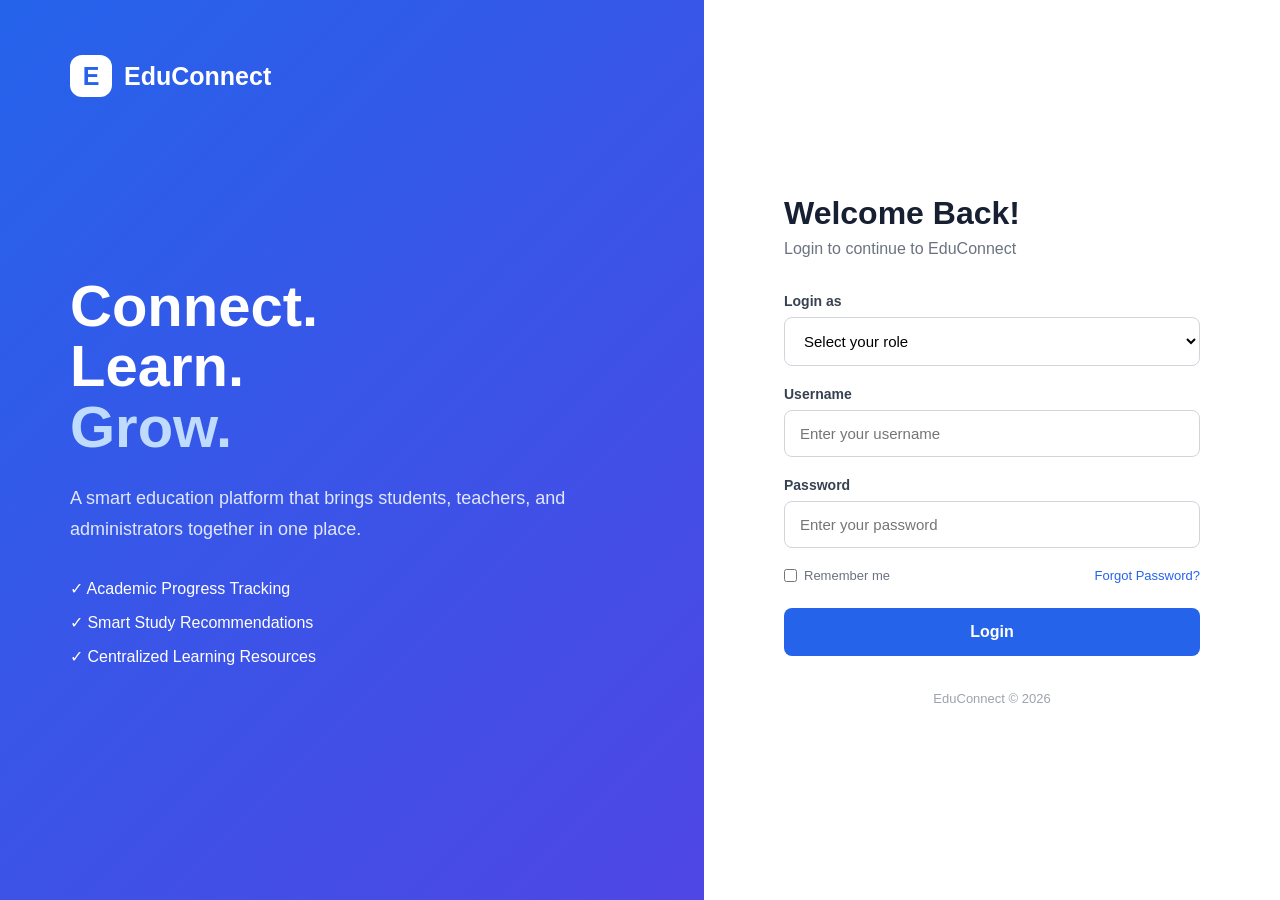
<file: frontend/index.html>
<!DOCTYPE html>
<html lang="en">
<head>
    <meta charset="UTF-8">
    <meta name="viewport" content="width=device-width, initial-scale=1.0">
    <title>EduConnect | Smart Education System</title>
    <link rel="stylesheet" href="css/style.css">
</head>

<body>

    <div class="login-container">

        <!-- Left Section -->
        <div class="login-info">
            <div class="brand">
                <div class="brand-icon">E</div>
                <span>EduConnect</span>
            </div>

            <div class="welcome-content">
                <h1>Connect.<br>Learn.<br><span>Grow.</span></h1>

                <p>
                    A smart education platform that brings
                    students, teachers, and administrators together
                    in one place.
                </p>

                <div class="feature-list">
                    <div>✓ Academic Progress Tracking</div>
                    <div>✓ Smart Study Recommendations</div>
                    <div>✓ Centralized Learning Resources</div>
                </div>
            </div>
        </div>

        <!-- Login Section -->
        <div class="login-box">

            <div class="login-header">
                <h2>Welcome Back!</h2>
                <p>Login to continue to EduConnect</p>
            </div>

            <form id="loginForm">

                <label for="role">Login as</label>
                <select id="role" required>
                    <option value="">Select your role</option>
                    <option value="student">Student</option>
                    <option value="teacher">Teacher</option>
                    <option value="admin">Administrator</option>
                </select>

                <label for="username">Username</label>
                <input
                    type="text"
                    id="username"
                    placeholder="Enter your username"
                    required
                >

                <label for="password">Password</label>
                <input
                    type="password"
                    id="password"
                    placeholder="Enter your password"
                    required
                >

                <div class="login-options">
                    <label class="remember">
                        <input type="checkbox">
                        Remember me
                    </label>

                    <a href="#">Forgot Password?</a>
                </div>

                <button type="submit">Login</button>

            </form>

            <p class="login-footer">
                EduConnect © 2026
            </p>

        </div>

    </div>

    <script src="js/script.js"></script>

</body>
</html>
</file>
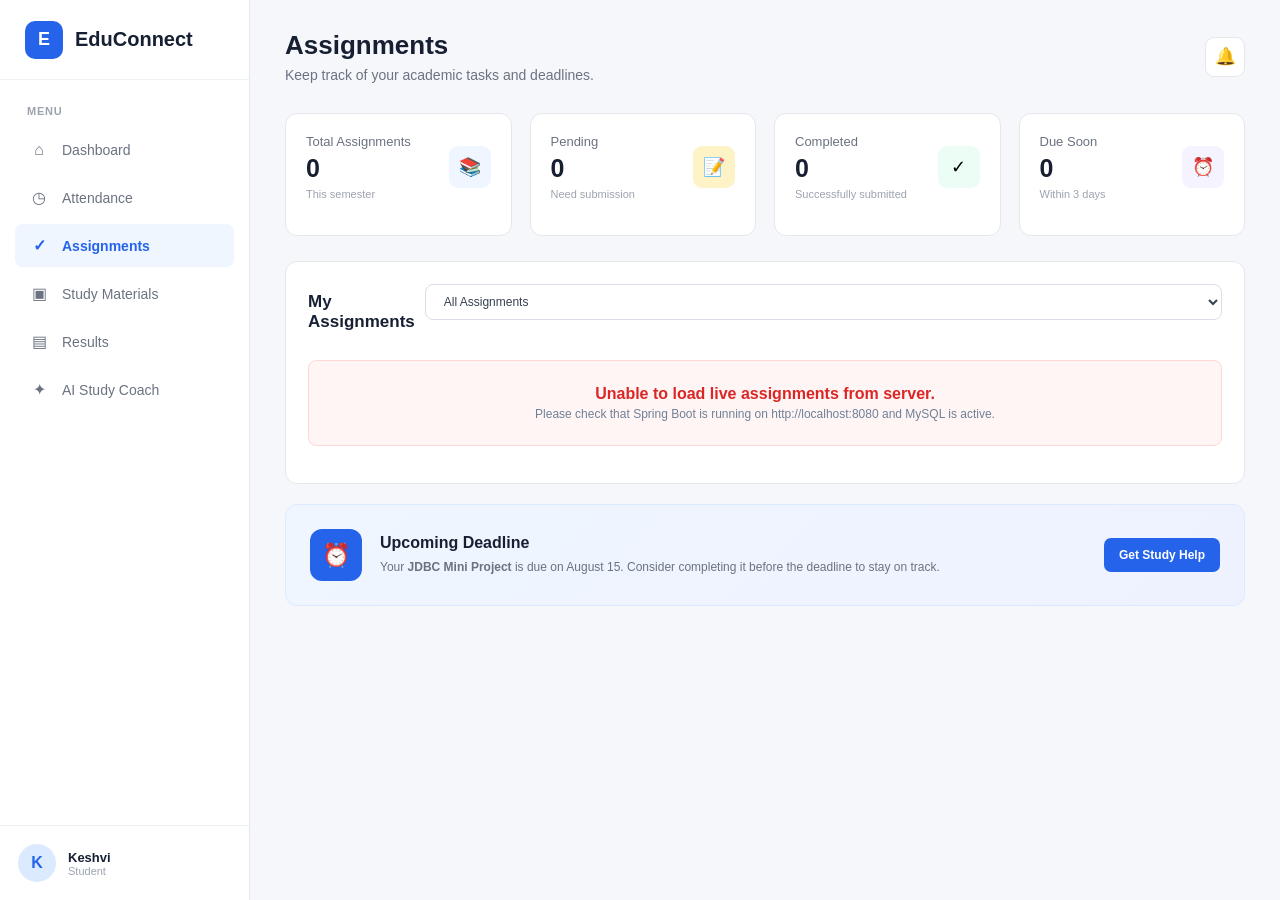
<file: frontend/assignments.html>
<!DOCTYPE html>
<html lang="en">

<head>
    <meta charset="UTF-8">
    <meta name="viewport" content="width=device-width, initial-scale=1.0">

    <title>EduConnect | Assignments</title>

    <!-- Main EduConnect stylesheet -->
    <link rel="stylesheet" href="css/style.css">
</head>

<body>

    <!-- =====================================================
         ASSIGNMENTS PAGE
         ===================================================== -->

    <div class="dashboard">

        <!-- =================================================
             SIDEBAR
             ================================================= -->

        <aside class="sidebar">

            <!-- EduConnect Brand -->
            <div class="sidebar-brand">
                <div class="sidebar-brand-icon">E</div>
                <span>EduConnect</span>
            </div>

            <!-- Navigation -->
            <nav class="sidebar-nav">

                <p>Menu</p>

                <a href="student-dashboard.html" class="nav-link">
                    <span class="nav-icon">⌂</span>
                    <span>Dashboard</span>
                </a>

                <a href="attendance.html" class="nav-link">
                    <span class="nav-icon">◷</span>
                    <span>Attendance</span>
                </a>

                <a href="assignments.html" class="nav-link active">
                    <span class="nav-icon">✓</span>
                    <span>Assignments</span>
                </a>

                <a href="materials.html" class="nav-link">
                    <span class="nav-icon">▣</span>
                    <span>Study Materials</span>
                </a>

                <a href="results.html" class="nav-link">
                    <span class="nav-icon">▤</span>
                    <span>Results</span>
                </a>

                <a href="study-coach.html" class="nav-link">
                    <span class="nav-icon">✦</span>
                    <span>AI Study Coach</span>
                </a>

            </nav>

            <!-- Student Profile -->
            <div class="sidebar-profile">

                <div class="profile-avatar">
                    K
                </div>

                <div class="profile-info">

                    <span class="profile-name">
                        Keshvi
                    </span>

                    <span class="profile-role">
                        Student
                    </span>

                </div>

            </div>

        </aside>


        <!-- =================================================
             MAIN CONTENT
             ================================================= -->

        <main class="dashboard-main">

            <!-- =================================================
                 PAGE HEADER
                 ================================================= -->

            <header class="dashboard-header">

                <div class="dashboard-heading">

                    <h1>Assignments</h1>

                    <p>
                        Keep track of your academic tasks and deadlines.
                    </p>

                </div>

                <div class="header-actions">

                    <div
                        class="notification"
                        title="Notifications">
                        🔔
                    </div>

                </div>

            </header>


            <!-- =================================================
                 ASSIGNMENT SUMMARY
                 ================================================= -->

            <section class="stats-grid">

                <!-- Total Assignments -->
                <div class="stat-card">

                    <div class="stat-top">

                        <div>

                            <div class="stat-label">
                                Total Assignments
                            </div>

                            <div class="stat-value" id="stat-total">
                                0
                            </div>

                            <div class="stat-subtext">
                                This semester
                            </div>

                        </div>

                        <div class="stat-icon">
                            📚
                        </div>

                    </div>

                </div>


                <!-- Pending -->
                <div class="stat-card">

                    <div class="stat-top">

                        <div>

                            <div class="stat-label">
                                Pending
                            </div>

                            <div class="stat-value" id="stat-pending">
                                0
                            </div>

                            <div class="stat-subtext">
                                Need submission
                            </div>

                        </div>

                        <div class="stat-icon">
                            📝
                        </div>

                    </div>

                </div>


                <!-- Completed -->
                <div class="stat-card">

                    <div class="stat-top">

                        <div>

                            <div class="stat-label">
                                Completed
                            </div>

                            <div class="stat-value" id="stat-completed">
                                0
                            </div>

                            <div class="stat-subtext">
                                Successfully submitted
                            </div>

                        </div>

                        <div class="stat-icon">
                            ✓
                        </div>

                    </div>

                </div>


                <!-- Due Soon -->
                <div class="stat-card">

                    <div class="stat-top">

                        <div>

                            <div class="stat-label">
                                Due Soon
                            </div>

                            <div class="stat-value" id="stat-due-soon">
                                0
                            </div>

                            <div class="stat-subtext">
                                Within 3 days
                            </div>

                        </div>

                        <div class="stat-icon">
                            ⏰
                        </div>

                    </div>

                </div>

            </section>


            <!-- =================================================
                 ASSIGNMENT LIST
                 ================================================= -->

            <section class="dashboard-card assignments-card">

                <div class="card-header">

                    <h2>My Assignments</h2>

                    <!-- Assignment Filter -->
                    <select
                        class="assignment-filter"
                        id="assignmentFilter">

                        <option value="all">
                            All Assignments
                        </option>

                        <option value="pending">
                            Pending
                        </option>

                        <option value="submitted">
                            Submitted
                        </option>

                        <option value="completed">
                            Completed
                        </option>

                    </select>

                </div>


                <div id="assignmentListContainer">


                <!-- =================================================
                     ASSIGNMENT 1
                     ================================================= -->

                <div
                    class="assignment-item"
                    data-status="pending">

                    <div class="assignment-icon">
                        ☕
                    </div>

                    <div class="assignment-details">

                        <h3>
                            JDBC Mini Project
                        </h3>

                        <p>
                            Java Programming • Due Aug 15
                        </p>

                        <span class="assignment-description">
                            Build a Java application using JDBC and MySQL.
                        </span>

                    </div>

                    <div class="assignment-action">

                        <span class="assignment-status pending">
                            Pending
                        </span>

                        <button
                            class="assignment-button"
                            onclick="openAssignment('JDBC Mini Project')">
                            Submit
                        </button>

                    </div>

                </div>


                <!-- =================================================
                     ASSIGNMENT 2
                     ================================================= -->

                <div
                    class="assignment-item"
                    data-status="pending">

                    <div class="assignment-icon">
                        🗄️
                    </div>

                    <div class="assignment-details">

                        <h3>
                            SQL Query Practice
                        </h3>

                        <p>
                            Database Management Systems • Due Aug 17
                        </p>

                        <span class="assignment-description">
                            Practice SQL queries, joins and aggregate functions.
                        </span>

                    </div>

                    <div class="assignment-action">

                        <span class="assignment-status pending">
                            Pending
                        </span>

                        <button
                            class="assignment-button"
                            onclick="openAssignment('SQL Query Practice')">
                            Submit
                        </button>

                    </div>

                </div>


                <!-- =================================================
                     ASSIGNMENT 3
                     ================================================= -->

                <div
                    class="assignment-item"
                    data-status="completed">

                    <div class="assignment-icon">
                        🤖
                    </div>

                    <div class="assignment-details">

                        <h3>
                            AI Case Study
                        </h3>

                        <p>
                            Artificial Intelligence • Submitted Aug 12
                        </p>

                        <span class="assignment-description">
                            Analyze a real-world application of Artificial Intelligence.
                        </span>

                    </div>

                    <div class="assignment-action">

                        <span class="assignment-status completed">
                            Completed
                        </span>

                        <button
                            class="assignment-button"
                            onclick="viewAssignment('AI Case Study')">
                            View
                        </button>

                    </div>

                </div>


                <!-- =================================================
                     ASSIGNMENT 4
                     ================================================= -->

                <div
                    class="assignment-item"
                    data-status="pending">

                    <div class="assignment-icon">
                        ☁️
                    </div>

                    <div class="assignment-details">

                        <h3>
                            Cloud Security Report
                        </h3>

                        <p>
                            Cloud Security • Due Aug 20
                        </p>

                        <span class="assignment-description">
                            Prepare a report on cloud security threats and protection methods.
                        </span>

                    </div>

                    <div class="assignment-action">

                        <span class="assignment-status pending">
                            Pending
                        </span>

                        <button
                            class="assignment-button"
                            onclick="openAssignment('Cloud Security Report')">
                            Submit
                        </button>

                    </div>

                </div>


                <!-- =================================================
                     ASSIGNMENT 5
                     ================================================= -->

                <div
                    class="assignment-item"
                    data-status="completed">

                    <div class="assignment-icon">
                        💻
                    </div>

                    <div class="assignment-details">

                        <h3>
                            Java Collections Practice
                        </h3>

                        <p>
                            Java Programming • Submitted Aug 08
                        </p>

                        <span class="assignment-description">
                            Implement programs using Java Collections Framework.
                        </span>

                    </div>

                    <div class="assignment-action">

                        <span class="assignment-status completed">
                            Completed
                        </span>

                        <button
                            class="assignment-button"
                            onclick="viewAssignment('Java Collections Practice')">
                            View
                        </button>

                    </div>

                </div>

                </div> <!-- end assignmentListContainer -->

            </section>


            <!-- =================================================
                 UPCOMING DEADLINE / STUDY INSIGHT
                 ================================================= -->

            <section class="study-coach-card assignment-insight">

                <div class="coach-content">

                    <div class="coach-icon">
                        ⏰
                    </div>

                    <div class="coach-text">

                        <h3>
                            Upcoming Deadline
                        </h3>

                        <p>
                            Your <strong>JDBC Mini Project</strong>
                            is due on August 15. Consider completing
                            it before the deadline to stay on track.
                        </p>

                    </div>

                    <a
                        href="study-coach.html"
                        class="coach-button">
                        Get Study Help
                    </a>

                </div>

            </section>

        </main>

    </div>


    <!-- =====================================================
         SUBMIT ASSIGNMENT MODAL
         ===================================================== -->

    <div
        class="assignment-modal"
        id="assignmentModal">

        <div class="assignment-modal-content">

            <!-- Close Button -->
            <button
                class="modal-close"
                onclick="closeAssignmentModal()">
                ×
            </button>

            <h2 id="modalAssignmentName">
                Submit Assignment
            </h2>

            <p class="modal-subtitle">
                Upload your assignment file below.
            </p>

            <!-- File Upload Area -->
            <div class="upload-area">

                <div class="upload-icon">
                    📎
                </div>

                <p>
                    Choose your assignment file
                </p>

                
              <input
                 type="file"
                    id="assignmentFile"
                    accept=".pdf,application/pdf">



            </div>

            <!-- Feedback / Error / Loading notification -->
            <div id="modalFeedback" class="modal-feedback" style="display: none;"></div>

            <!-- Submit Button -->
            <button
                id="submitAssignmentBtn"
                class="submit-assignment-button"
                onclick="submitAssignment()">
                Submit Assignment
            </button>

        </div>

    </div>


    <!-- Shared JavaScript -->
    <script src="js/script.js"></script>

</body>

</html>
</file>
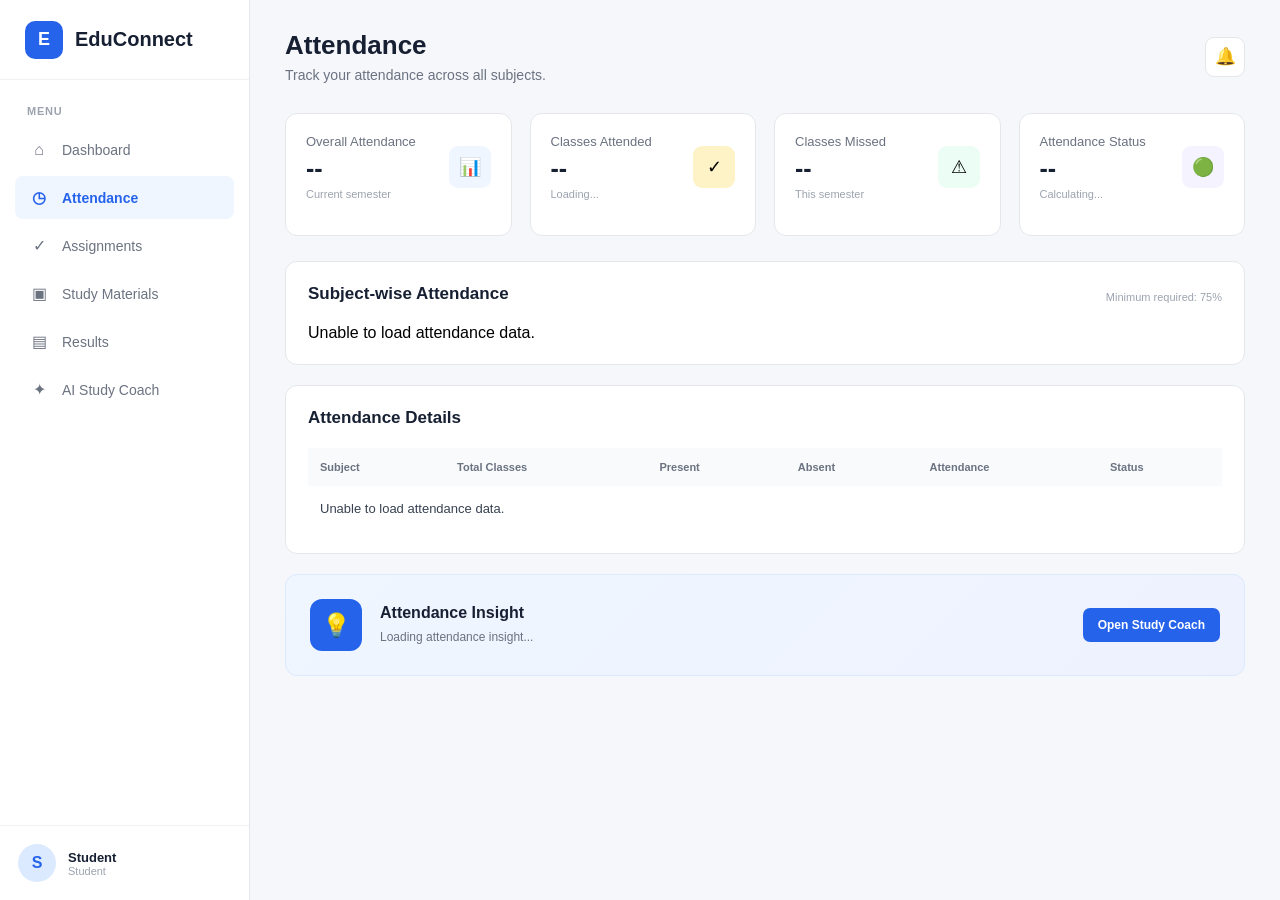
<file: frontend/attendance.html>
<!DOCTYPE html>
<html lang="en">

<head>
    <meta charset="UTF-8">
    <meta name="viewport" content="width=device-width, initial-scale=1.0">

    <title>EduConnect | Attendance</title>

    <!-- Main EduConnect stylesheet -->
    <link rel="stylesheet" href="css/style.css">
</head>

<body>

    <!-- =====================================================
         ATTENDANCE PAGE
         ===================================================== -->

    <div class="dashboard">

        <!-- =================================================
             SIDEBAR
             ================================================= -->

        <aside class="sidebar">

            <!-- EduConnect Brand -->
            <div class="sidebar-brand">
                <div class="sidebar-brand-icon">E</div>
                <span>EduConnect</span>
            </div>


            <!-- Navigation -->
            <nav class="sidebar-nav">

                <p>Menu</p>

                <a href="student-dashboard.html" class="nav-link">
                    <span class="nav-icon">⌂</span>
                    <span>Dashboard</span>
                </a>

                <a href="attendance.html" class="nav-link active">
                    <span class="nav-icon">◷</span>
                    <span>Attendance</span>
                </a>

                <a href="assignments.html" class="nav-link">
                    <span class="nav-icon">✓</span>
                    <span>Assignments</span>
                </a>

                <a href="materials.html" class="nav-link">
                    <span class="nav-icon">▣</span>
                    <span>Study Materials</span>
                </a>

                <a href="results.html" class="nav-link">
                    <span class="nav-icon">▤</span>
                    <span>Results</span>
                </a>

                <a href="study-coach.html" class="nav-link">
                    <span class="nav-icon">✦</span>
                    <span>AI Study Coach</span>
                </a>

            </nav>


            <!-- Sidebar Profile -->
            <div class="sidebar-profile">

                <div class="profile-avatar" id="profile-avatar">
                    S
                </div>

                <div class="profile-info">

                    <span class="profile-name" id="profile-name">
                        Student
                    </span>

                    <span class="profile-role">
                        Student
                    </span>

                </div>

            </div>

        </aside>


        <!-- =================================================
             MAIN CONTENT
             ================================================= -->

        <main class="dashboard-main">

            <!-- =================================================
                 PAGE HEADER
                 ================================================= -->

            <header class="dashboard-header">

                <div class="dashboard-heading">

                    <h1>Attendance</h1>

                    <p>
                        Track your attendance across all subjects.
                    </p>

                </div>

                <div class="header-actions">

                    <div class="notification" title="Notifications">
                        🔔
                    </div>

                </div>

            </header>


            <!-- =================================================
                 ATTENDANCE SUMMARY
                 ================================================= -->

            <section class="stats-grid">

                <!-- Overall Attendance -->
                <div class="stat-card">

                    <div class="stat-top">

                        <div>

                            <div class="stat-label">
                                Overall Attendance
                            </div>

                            <div
                                class="stat-value"
                                id="overall-attendance">
                                --
                            </div>

                            <div class="stat-subtext">
                                Current semester
                            </div>

                        </div>

                        <div class="stat-icon">
                            📊
                        </div>

                    </div>

                </div>


                <!-- Classes Attended -->
                <div class="stat-card">

                    <div class="stat-top">

                        <div>

                            <div class="stat-label">
                                Classes Attended
                            </div>

                            <div
                                class="stat-value"
                                id="classes-attended">
                                --
                            </div>

                            <div
                                class="stat-subtext"
                                id="classes-total">
                                Loading...
                            </div>

                        </div>

                        <div class="stat-icon">
                            ✓
                        </div>

                    </div>

                </div>


                <!-- Classes Missed -->
                <div class="stat-card">

                    <div class="stat-top">

                        <div>

                            <div class="stat-label">
                                Classes Missed
                            </div>

                            <div
                                class="stat-value"
                                id="classes-missed">
                                --
                            </div>

                            <div class="stat-subtext">
                                This semester
                            </div>

                        </div>

                        <div class="stat-icon">
                            ⚠
                        </div>

                    </div>

                </div>


                <!-- Attendance Status -->
                <div class="stat-card">

                    <div class="stat-top">

                        <div>

                            <div class="stat-label">
                                Attendance Status
                            </div>

                            <div
                                class="stat-value"
                                id="attendance-status">
                                --
                            </div>

                            <div
                                class="stat-subtext"
                                id="attendance-status-text">
                                Calculating...
                            </div>

                        </div>

                        <div
                            class="stat-icon"
                            id="attendance-status-icon">
                            🟢
                        </div>

                    </div>

                </div>

            </section>


            <!-- =================================================
                 SUBJECT-WISE ATTENDANCE
                 ================================================= -->

            <section class="dashboard-card">

                <div class="card-header">

                    <h2>Subject-wise Attendance</h2>

                    <span class="stat-subtext">
                        Minimum required: 75%
                    </span>

                </div>


                <!-- Dynamic attendance rows will appear here -->

                <div id="attendance-list">

                    <p>
                        Loading attendance...
                    </p>

                </div>

            </section>


            <!-- =================================================
                 ATTENDANCE DETAILS TABLE
                 ================================================= -->

            <section class="dashboard-card attendance-table-card">

                <div class="card-header">

                    <h2>Attendance Details</h2>

                </div>


                <div class="attendance-table-wrapper">

                    <table class="attendance-table">

                        <thead>

                            <tr>

                                <th>Subject</th>

                                <th>Total Classes</th>

                                <th>Present</th>

                                <th>Absent</th>

                                <th>Attendance</th>

                                <th>Status</th>

                            </tr>

                        </thead>


                        <tbody id="attendance-table-body">

                            <tr>

                                <td colspan="6">
                                    Loading attendance...
                                </td>

                            </tr>

                        </tbody>

                    </table>

                </div>

            </section>


            <!-- =================================================
                 ATTENDANCE TIP
                 ================================================= -->

            <section class="study-coach-card">

                <div class="coach-content">

                    <div class="coach-icon">
                        💡
                    </div>

                    <div class="coach-text">

                        <h3>
                            Attendance Insight
                        </h3>

                        <p id="attendance-insight">
                            Loading attendance insight...
                        </p>

                    </div>

                    <a
                        href="study-coach.html"
                        class="coach-button">
                        Open Study Coach
                    </a>

                </div>

            </section>

        </main>

    </div>


    <!-- Shared JavaScript -->
    <script src="js/script.js"></script>

</body>

</html>
</file>
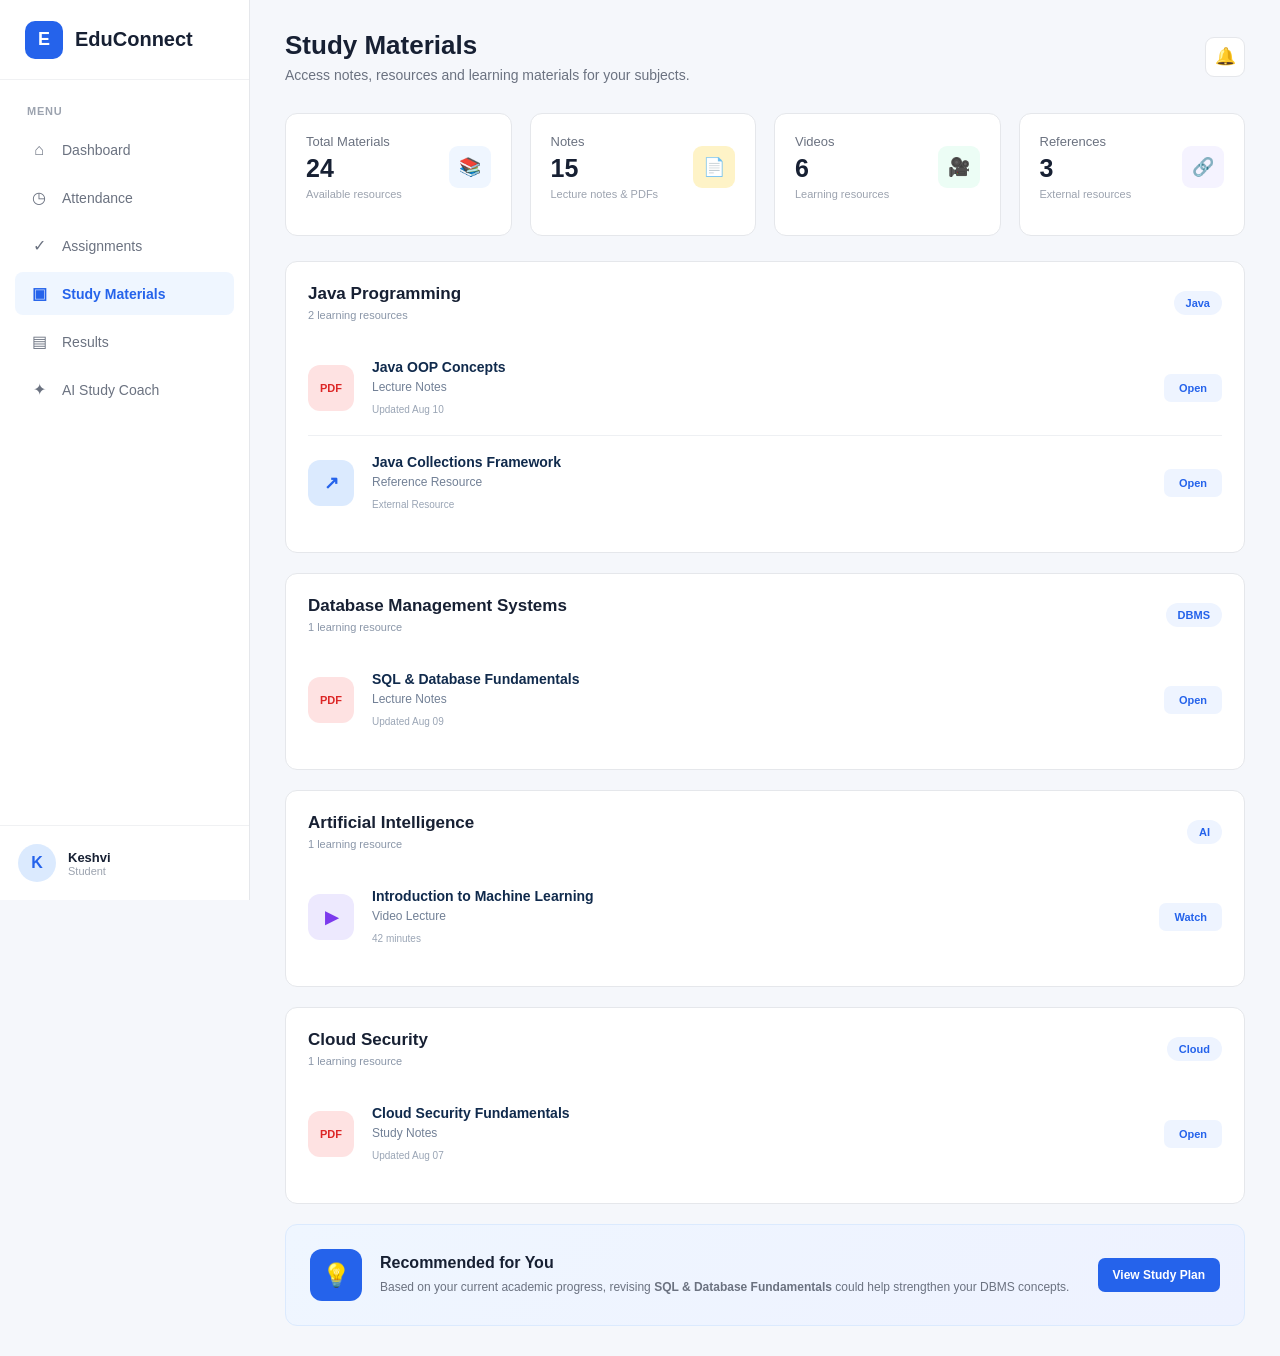
<file: frontend/materials.html>
<!DOCTYPE html>
<html lang="en">

<head>
    <meta charset="UTF-8">
    <meta name="viewport" content="width=device-width, initial-scale=1.0">

    <title>EduConnect | Study Materials</title>

    <!-- Shared EduConnect CSS -->
    <link rel="stylesheet" href="css/style.css">
</head>

<body>

    <!-- =====================================================
         STUDY MATERIALS PAGE
         ===================================================== -->

    <div class="dashboard">

        <!-- =================================================
             SIDEBAR
             ================================================= -->

        <aside class="sidebar">

            <!-- EduConnect Brand -->
            <div class="sidebar-brand">
                <div class="sidebar-brand-icon">E</div>
                <span>EduConnect</span>
            </div>


            <!-- Navigation -->
            <nav class="sidebar-nav">

                <p>Menu</p>

                <a href="student-dashboard.html" class="nav-link">
                    <span class="nav-icon">⌂</span>
                    <span>Dashboard</span>
                </a>

                <a href="attendance.html" class="nav-link">
                    <span class="nav-icon">◷</span>
                    <span>Attendance</span>
                </a>

                <a href="assignments.html" class="nav-link">
                    <span class="nav-icon">✓</span>
                    <span>Assignments</span>
                </a>

                <a href="materials.html" class="nav-link active">
                    <span class="nav-icon">▣</span>
                    <span>Study Materials</span>
                </a>

                <a href="results.html" class="nav-link">
                    <span class="nav-icon">▤</span>
                    <span>Results</span>
                </a>

                <a href="study-coach.html" class="nav-link">
                    <span class="nav-icon">✦</span>
                    <span>AI Study Coach</span>
                </a>

            </nav>


            <!-- Student Profile -->
            <div class="sidebar-profile">

                <div class="profile-avatar">
                    K
                </div>

                <div class="profile-info">

                    <span class="profile-name">
                        Keshvi
                    </span>

                    <span class="profile-role">
                        Student
                    </span>

                </div>

            </div>

        </aside>


        <!-- =================================================
             MAIN CONTENT
             ================================================= -->

        <main class="dashboard-main">


            <!-- =================================================
                 PAGE HEADER
                 ================================================= -->

            <header class="dashboard-header">

                <div class="dashboard-heading">

                    <h1>Study Materials</h1>

                    <p>
                        Access notes, resources and learning materials
                        for your subjects.
                    </p>

                </div>


                <div class="header-actions">

                    <div
                        class="notification"
                        title="Notifications">
                        🔔
                    </div>

                </div>

            </header>


            <!-- =================================================
                 SUMMARY CARDS
                 ================================================= -->

            <section class="stats-grid">


                <!-- Total Materials -->
                <div class="stat-card">

                    <div class="stat-top">

                        <div>

                            <div class="stat-label">
                                Total Materials
                            </div>

                            <div class="stat-value">
                                24
                            </div>

                            <div class="stat-subtext">
                                Available resources
                            </div>

                        </div>

                        <div class="stat-icon">
                            📚
                        </div>

                    </div>

                </div>


                <!-- Notes -->
                <div class="stat-card">

                    <div class="stat-top">

                        <div>

                            <div class="stat-label">
                                Notes
                            </div>

                            <div class="stat-value">
                                15
                            </div>

                            <div class="stat-subtext">
                                Lecture notes & PDFs
                            </div>

                        </div>

                        <div class="stat-icon">
                            📄
                        </div>

                    </div>

                </div>


                <!-- Videos -->
                <div class="stat-card">

                    <div class="stat-top">

                        <div>

                            <div class="stat-label">
                                Videos
                            </div>

                            <div class="stat-value">
                                6
                            </div>

                            <div class="stat-subtext">
                                Learning resources
                            </div>

                        </div>

                        <div class="stat-icon">
                            🎥
                        </div>

                    </div>

                </div>


                <!-- References -->
                <div class="stat-card">

                    <div class="stat-top">

                        <div>

                            <div class="stat-label">
                                References
                            </div>

                            <div class="stat-value">
                                3
                            </div>

                            <div class="stat-subtext">
                                External resources
                            </div>

                        </div>

                        <div class="stat-icon">
                            🔗
                        </div>

                    </div>

                </div>

            </section>


            <!-- =================================================
                 JAVA PROGRAMMING
                 ================================================= -->

            <section class="dashboard-card materials-card">

                <div class="card-header">

                    <div>
                        <h2>Java Programming</h2>

                        <p class="subject-material-count">
                            2 learning resources
                        </p>
                    </div>

                    <span class="subject-label">
                        Java
                    </span>

                </div>


                <!-- Java Material 1 -->

                <div class="material-item">

                    <div class="material-icon pdf">
                        PDF
                    </div>

                    <div class="material-details">

                        <h3>
                            Java OOP Concepts
                        </h3>

                        <p>
                            Lecture Notes
                        </p>

                        <span>
                            Updated Aug 10
                        </span>

                    </div>

                    <button
                        class="material-button"
                        onclick="openMaterial('Java OOP Concepts')">
                        Open
                    </button>

                </div>


                <!-- Java Material 2 -->

                <div class="material-item">

                    <div class="material-icon link">
                        ↗
                    </div>

                    <div class="material-details">

                        <h3>
                            Java Collections Framework
                        </h3>

                        <p>
                            Reference Resource
                        </p>

                        <span>
                            External Resource
                        </span>

                    </div>

                    <button
                        class="material-button"
                        onclick="openMaterial('Java Collections Framework')">
                        Open
                    </button>

                </div>

            </section>


            <!-- =================================================
                 DATABASE MANAGEMENT SYSTEMS
                 ================================================= -->

            <section class="dashboard-card materials-card">

                <div class="card-header">

                    <div>
                        <h2>Database Management Systems</h2>

                        <p class="subject-material-count">
                            1 learning resource
                        </p>
                    </div>

                    <span class="subject-label">
                        DBMS
                    </span>

                </div>


                <!-- DBMS Material -->

                <div class="material-item">

                    <div class="material-icon pdf">
                        PDF
                    </div>

                    <div class="material-details">

                        <h3>
                            SQL & Database Fundamentals
                        </h3>

                        <p>
                            Lecture Notes
                        </p>

                        <span>
                            Updated Aug 09
                        </span>

                    </div>

                    <button
                        class="material-button"
                        onclick="openMaterial('SQL & Database Fundamentals')">
                        Open
                    </button>

                </div>

            </section>


            <!-- =================================================
                 ARTIFICIAL INTELLIGENCE
                 ================================================= -->

            <section class="dashboard-card materials-card">

                <div class="card-header">

                    <div>
                        <h2>Artificial Intelligence</h2>

                        <p class="subject-material-count">
                            1 learning resource
                        </p>
                    </div>

                    <span class="subject-label">
                        AI
                    </span>

                </div>


                <!-- AI Material -->

                <div class="material-item">

                    <div class="material-icon video">
                        ▶
                    </div>

                    <div class="material-details">

                        <h3>
                            Introduction to Machine Learning
                        </h3>

                        <p>
                            Video Lecture
                        </p>

                        <span>
                            42 minutes
                        </span>

                    </div>

                    <button
                        class="material-button"
                        onclick="openMaterial('Introduction to Machine Learning')">
                        Watch
                    </button>

                </div>

            </section>


            <!-- =================================================
                 CLOUD SECURITY
                 ================================================= -->

            <section class="dashboard-card materials-card">

                <div class="card-header">

                    <div>
                        <h2>Cloud Security</h2>

                        <p class="subject-material-count">
                            1 learning resource
                        </p>
                    </div>

                    <span class="subject-label">
                        Cloud
                    </span>

                </div>


                <!-- Cloud Material -->

                <div class="material-item">

                    <div class="material-icon pdf">
                        PDF
                    </div>

                    <div class="material-details">

                        <h3>
                            Cloud Security Fundamentals
                        </h3>

                        <p>
                            Study Notes
                        </p>

                        <span>
                            Updated Aug 07
                        </span>

                    </div>

                    <button
                        class="material-button"
                        onclick="openMaterial('Cloud Security Fundamentals')">
                        Open
                    </button>

                </div>

            </section>


            <!-- =================================================
                 STUDY RECOMMENDATION
                 ================================================= -->

            <section class="study-coach-card material-insight">

                <div class="coach-content">

                    <div class="coach-icon">
                        💡
                    </div>

                    <div class="coach-text">

                        <h3>
                            Recommended for You
                        </h3>

                        <p>
                            Based on your current academic progress,
                            revising <strong>SQL & Database Fundamentals</strong>
                            could help strengthen your DBMS concepts.
                        </p>

                    </div>

                    <a
                        href="study-coach.html"
                        class="coach-button">
                        View Study Plan
                    </a>

                </div>

            </section>

        </main>

    </div>


    <!-- =====================================================
         SHARED JAVASCRIPT
         ===================================================== -->

    <script src="js/script.js"></script>

</body>

</html>
</file>
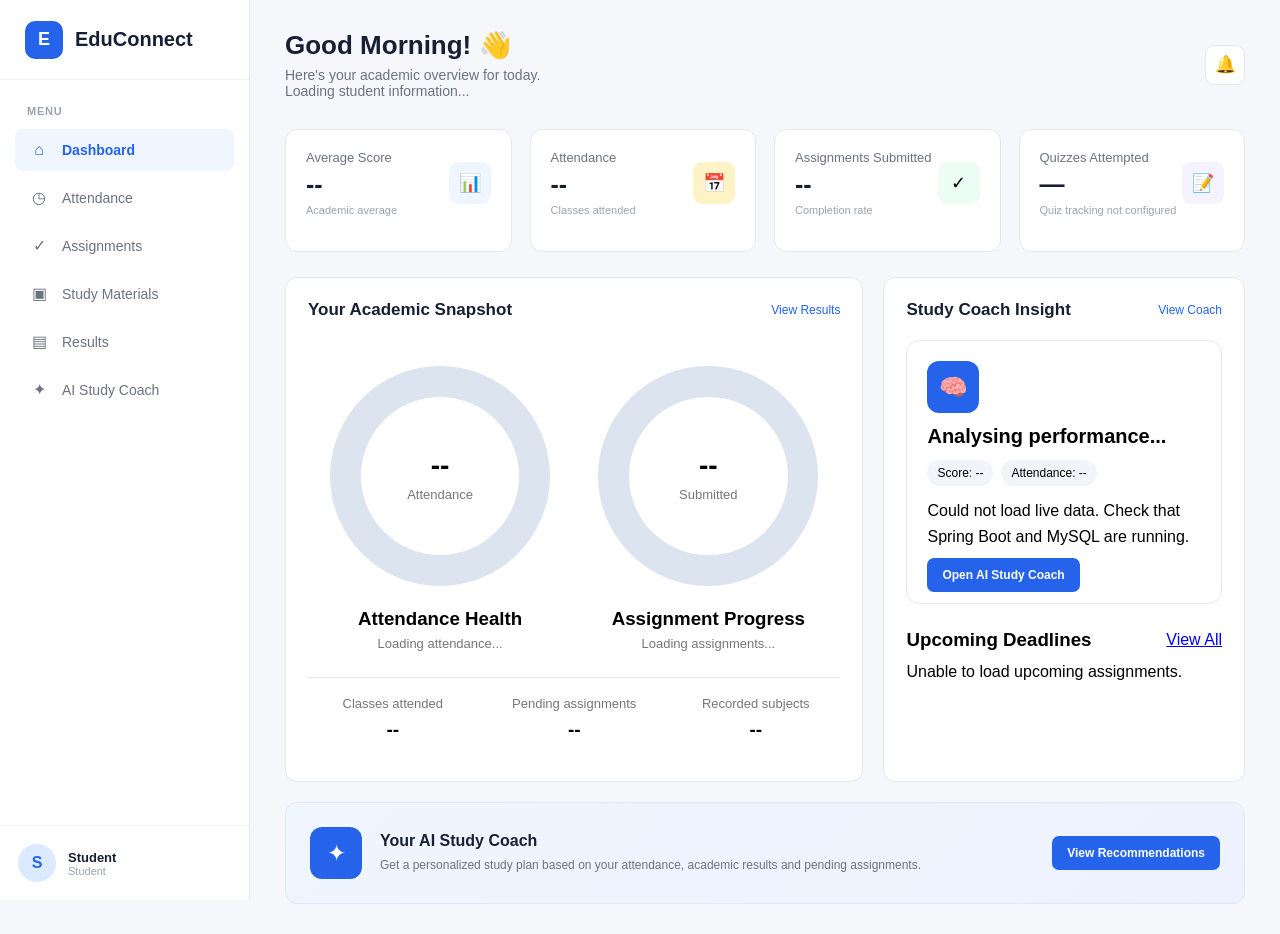
<file: frontend/student-dashboard.html>
<!DOCTYPE html>
<html lang="en">

<head>
    <meta charset="UTF-8">
    <meta name="viewport" content="width=device-width, initial-scale=1.0">

    <title>EduConnect | Student Dashboard</title>

    <link rel="stylesheet" href="css/style.css">
</head>

<body>

    <!-- =====================================================
         STUDENT DASHBOARD
         ===================================================== -->

    <div class="dashboard">


        <!-- =================================================
             SIDEBAR
             ================================================= -->

        <aside class="sidebar">

            <!-- Brand -->
            <div class="sidebar-brand">

                <div class="sidebar-brand-icon">
                    E
                </div>

                <span>
                    EduConnect
                </span>

            </div>


            <!-- Navigation -->
            <nav class="sidebar-nav">

                <p>Menu</p>


                <a
                    href="student-dashboard.html"
                    class="nav-link active">

                    <span class="nav-icon">
                        ⌂
                    </span>

                    <span>
                        Dashboard
                    </span>

                </a>


                <a
                    href="attendance.html"
                    class="nav-link">

                    <span class="nav-icon">
                        ◷
                    </span>

                    <span>
                        Attendance
                    </span>

                </a>


                <a
                    href="assignments.html"
                    class="nav-link">

                    <span class="nav-icon">
                        ✓
                    </span>

                    <span>
                        Assignments
                    </span>

                </a>


                <a
                    href="materials.html"
                    class="nav-link">

                    <span class="nav-icon">
                        ▣
                    </span>

                    <span>
                        Study Materials
                    </span>

                </a>


                <a
                    href="results.html"
                    class="nav-link">

                    <span class="nav-icon">
                        ▤
                    </span>

                    <span>
                        Results
                    </span>

                </a>


                <a
                    href="study-coach.html"
                    class="nav-link">

                    <span class="nav-icon">
                        ✦
                    </span>

                    <span>
                        AI Study Coach
                    </span>

                </a>

            </nav>


            <!-- Sidebar Profile -->
            <div class="sidebar-profile">

                <div
                    class="profile-avatar"
                    id="profile-avatar">

                    S

                </div>


                <div class="profile-info">

                    <span
                        class="profile-name"
                        id="profile-name">

                        Student

                    </span>


                    <span class="profile-role">

                        Student

                    </span>

                </div>

            </div>

        </aside>



        <!-- =================================================
             MAIN CONTENT
             ================================================= -->

        <main class="dashboard-main">


            <!-- =================================================
                 HEADER
                 ================================================= -->

            <header class="dashboard-header">

                <div class="dashboard-heading">

                    <h1 id="welcome-message">
                        Good Morning! 👋
                    </h1>


                    <p>
                        Here's your academic overview for today.
                    </p>


                    <p id="student-info">
                        Loading student information...
                    </p>

                </div>


                <div class="header-actions">

                    <div
                        class="notification"
                        title="Notifications">

                        🔔

                    </div>

                </div>

            </header>



            <!-- =================================================
                 QUICK STATISTICS
                 ================================================= -->

            
<!-- QUICK STATISTICS -->
<section class="stats-grid">

    <div class="stat-card">
        <div class="stat-top">
            <div>
                <div class="stat-label">Average Score</div>
                <div class="stat-value" id="dash-score">--</div>
                <div class="stat-subtext" id="dash-score-sub">Academic average</div>
            </div>
            <div class="stat-icon">📊</div>
        </div>
    </div>

    <div class="stat-card">
        <div class="stat-top">
            <div>
                <div class="stat-label">Attendance</div>
                <div class="stat-value" id="dash-attendance">--</div>
                <div class="stat-subtext" id="dash-attendance-sub">Classes attended</div>
            </div>
            <div class="stat-icon">📅</div>
        </div>
    </div>

    <div class="stat-card">
        <div class="stat-top">
            <div>
                <div class="stat-label">Assignments Submitted</div>
                <div class="stat-value" id="dash-submitted">--</div>
                <div class="stat-subtext" id="dash-submitted-sub">Completion rate</div>
            </div>
            <div class="stat-icon">✓</div>
        </div>
    </div>

    <div class="stat-card">
        <div class="stat-top">
            <div>
                <div class="stat-label">Quizzes Attempted</div>
                <div class="stat-value" id="dash-quizzes">—</div>
                <div class="stat-subtext" id="dash-quizzes-sub">Quiz tracking not configured</div>
            </div>
            <div class="stat-icon">📝</div>
        </div>
    </div>

</section>

<!-- ACADEMIC ANALYSIS -->
<section class="dashboard-grid">

    <div class="dashboard-card">
        <div class="card-header">
            <h2>Your Academic Snapshot</h2>
            <a href="results.html">View Results</a>
        </div>

        <div class="analysis-charts">

            <div class="analysis-chart">
                <div class="donut-chart"
                     id="attendance-donut"
                     style="--progress: 0%; --chart-color: #3478f6;">
                    <div class="donut-center">
                        <strong id="attendance-donut-value">--</strong>
                        <span>Attendance</span>
                    </div>
                </div>
                <h3>Attendance Health</h3>
                <p id="attendance-donut-caption">Loading attendance...</p>
            </div>

            <div class="analysis-chart">
                <div class="donut-chart"
                     id="assignment-donut"
                     style="--progress: 0%; --chart-color: #16a34a;">
                    <div class="donut-center">
                        <strong id="assignment-donut-value">--</strong>
                        <span>Submitted</span>
                    </div>
                </div>
                <h3>Assignment Progress</h3>
                <p id="assignment-donut-caption">Loading assignments...</p>
            </div>

        </div>

        <div class="analysis-summary">
            <div>
                <span>Classes attended</span>
                <strong id="dash-classes">--</strong>
            </div>
            <div>
                <span>Pending assignments</span>
                <strong id="dash-pending">--</strong>
            </div>
            <div>
                <span>Recorded subjects</span>
                <strong id="dash-subjects">--</strong>
            </div>
        </div>
    </div>

    <div class="dashboard-card">
        <div class="card-header">
            <h2>Study Coach Insight</h2>
            <a href="study-coach.html">View Coach</a>
        </div>

        <div class="focus-insight">
            <div class="coach-icon">🧠</div>
            <h3 id="dash-focus-subject">Analysing performance...</h3>
            <div class="focus-badges">
                <span id="dash-focus-score">Score: --</span>
                <span id="dash-focus-attendance">Attendance: --</span>
            </div>
            <p id="dash-focus-message">
                Your academic recommendations will appear here.
            </p>
            <a href="study-coach.html" class="coach-button">
                Open AI Study Coach
            </a>
        </div>

        <div class="upcoming-heading">
            <h3>Upcoming Deadlines</h3>
            <a href="assignments.html">View All</a>
        </div>

        <div id="dash-upcoming-list">
            <p>Loading pending assignments...</p>
        </div>
    </div>

</section>

<!-- STUDY COACH SHORTCUT -->
<section class="study-coach-card">
    <div class="coach-content">
        <div class="coach-icon">✦</div>
        <div class="coach-text">
            <h3>Your AI Study Coach</h3>
            <p>
                Get a personalized study plan based on your attendance,
                academic results and pending assignments.
            </p>
        </div>
        <a href="study-coach.html" class="coach-button">
            View Recommendations
        </a>
    </div>
</section>


    <!-- =====================================================
         JAVASCRIPT
         ===================================================== -->

         <script>

    
async function loadDashboard(){ 
    const studentId = 1;
    const api = "http://localhost:8080/api";

    const get = async (url) => {
        const response = await fetch(url);
        if (!response.ok) {
            throw new Error(`Request failed: ${url} (${response.status})`);
        }
        return response.json();
    };

    const setText = (id, value) => {
        const element = document.getElementById(id);
        if (element) element.textContent = value;
    };

    const setDonut = (id, valueId, percentage, label) => {
        const donut = document.getElementById(id);
        const value = Math.max(0, Math.min(100, percentage));

        if (donut) donut.style.setProperty("--progress", `${value}%`);
        setText(valueId, `${Math.round(percentage * 10) / 10}%`);
    };

    try {
        const [student, attendance, assignments, results] =
            await Promise.all([
                get(`${api}/students/${studentId}`),
                get(`${api}/attendance/student/${studentId}`),
                get(`${api}/assignments/student/${studentId}`),
                get(`${api}/results/student/${studentId}`)
            ]);

        // Student profile
        setText("profile-name", student.name || "Student");
        setText("profile-avatar", (student.name || "S").charAt(0).toUpperCase());
        setText("student-info",
            `${student.rollNumber || ""} • ${student.department || ""} • Year ${student.year || ""}`);

        const welcome = document.getElementById("welcome-message");
        if (welcome) welcome.textContent = `Welcome back, ${student.name || "Student"}! 👋`;

        // Attendance
        const attended = attendance.reduce((sum, item) =>
            sum + Number(item.attendedClasses || 0), 0);
        const totalClasses = attendance.reduce((sum, item) =>
            sum + Number(item.totalClasses || 0), 0);
        const attendancePercent = totalClasses
            ? attended / totalClasses * 100
            : 0;

        // Assignment totals: count both 'submitted' and 'completed' as submitted
        const submitted = assignments.filter(item => {
            const status = (item.status || "").toLowerCase();
            return status === "submitted" || status === "completed";
        });
        const pending = assignments.filter(item =>
            (item.status || "").toLowerCase() === "pending");
        const completionPercent = assignments.length
            ? submitted.length / assignments.length * 100
            : 0;

        // Academic results
        const averageScore = results.length
            ? results.reduce((sum, item) =>
                sum + Number(item.percentage || 0), 0) / results.length
            : 0;

        const weakest = results.length
            ? results.reduce((lowest, item) =>
                Number(item.percentage) < Number(lowest.percentage)
                    ? item : lowest)
            : null;

        // Robust subject matching between Results and Attendance
        const matchSubject = (sub1, sub2) => {
            if (!sub1 || !sub2) return false;
            const s1 = sub1.toLowerCase().trim();
            const s2 = sub2.toLowerCase().trim();
            if (s1 === s2) return true;
            const clean1 = s1.replace(/[^a-z0-9]/g, "");
            const clean2 = s2.replace(/[^a-z0-9]/g, "");
            if (clean1.includes(clean2) || clean2.includes(clean1)) return true;
            const stopWords = new Set(["and", "with", "its", "it's", "applications", "programming", "systems"]);
            const tokens1 = s1.split(/\s+/).filter(w => w.length > 2 && !stopWords.has(w));
            const tokens2 = s2.split(/\s+/).filter(w => w.length > 2 && !stopWords.has(w));
            return tokens1.some(t => s2.includes(t)) || tokens2.some(t => s1.includes(t));
        };

        const weakestAttendance = weakest
            ? attendance.find(item => matchSubject(item.subject, weakest.subject))
            : null;

        // Summary cards
        setText("dash-score", `${Math.round(averageScore)}%`);
        setText("dash-score-sub", `Across ${results.length} recorded subjects`);
        setText("dash-attendance", `${attendancePercent.toFixed(1)}%`);
        setText("dash-attendance-sub", `${attended} of ${totalClasses} classes`);
        setText("dash-submitted", `${submitted.length} / ${assignments.length}`);
        setText("dash-submitted-sub",
            `${Math.round(completionPercent)}% submitted`);

        // Quiz count stays unavailable until quiz-attempt API exists.
        setText("dash-quizzes", "—");
        setText("dash-quizzes-sub", "Quiz tracking not configured");

        // Donut charts
        setDonut("attendance-donut", "attendance-donut-value",
            attendancePercent, "Attendance");
        setText("attendance-donut-caption",
            `${attended} of ${totalClasses} classes attended`);

        setDonut("assignment-donut", "assignment-donut-value",
            completionPercent, "Submitted");
        setText("assignment-donut-caption",
            `${submitted.length} submitted · ${pending.length} pending`);

        // Additional academic indicators
        setText("dash-classes", `${attended} / ${totalClasses}`);
        setText("dash-pending", pending.length);
        setText("dash-subjects", results.length);

        // Study Coach insight
        setText("dash-focus-subject",
            weakest ? weakest.subject : "No results available");
        setText("dash-focus-score",
            weakest ? `Lowest score: ${weakest.percentage}%` : "Score: --");
        setText("dash-focus-attendance",
            weakestAttendance
                ? `Attendance: ${Number(weakestAttendance.percentage).toFixed(1)}%`
                : "Attendance: no matching record");

        setText("dash-focus-message",
            weakest
                ? `Your lowest recorded result is in ${weakest.subject}. Review its key concepts and practice questions.`
                : "Results will appear here when they are available.");

        // Show ONLY pending assignments with the nearest due dates.
        const upcomingList = document.getElementById("dash-upcoming-list");
        upcomingList.replaceChildren();

        const upcoming = pending
            .filter(item => item.dueDate)
            .sort((a, b) => a.dueDate.localeCompare(b.dueDate))
            .slice(0, 3);

        if (!upcoming.length) {
            upcomingList.textContent = "No upcoming pending assignments.";
        } else {
            upcoming.forEach(item => {
                const row = document.createElement("div");
                row.className = "assignment-item";

                const info = document.createElement("div");
                info.className = "assignment-info";

                const title = document.createElement("span");
                title.className = "assignment-title";
                title.textContent = item.title;

                const detail = document.createElement("span");
                detail.className = "assignment-subject";
                const due = new Date(`${item.dueDate}T00:00:00`);
                detail.textContent =
                    `${item.subject} · Due ${due.toLocaleDateString("en-IN", {
                        day: "numeric", month: "short"
                    })}`;

                const status = document.createElement("span");
                status.className = "assignment-status status-pending";
                status.textContent = "Pending";

                info.append(title, detail);
                row.append(info, status);
                upcomingList.appendChild(row);
            });
        }

        console.log("Dashboard analysis loaded successfully.");
    } catch (error) {
        console.error("Dashboard loading failed:", error);
        setText("dash-focus-message",
            "Could not load live data. Check that Spring Boot and MySQL are running.");
        setText("dash-upcoming-list",
            "Unable to load upcoming assignments.");
    }

}

loadDashboard();

    </script>

</body>

</html>
</file>
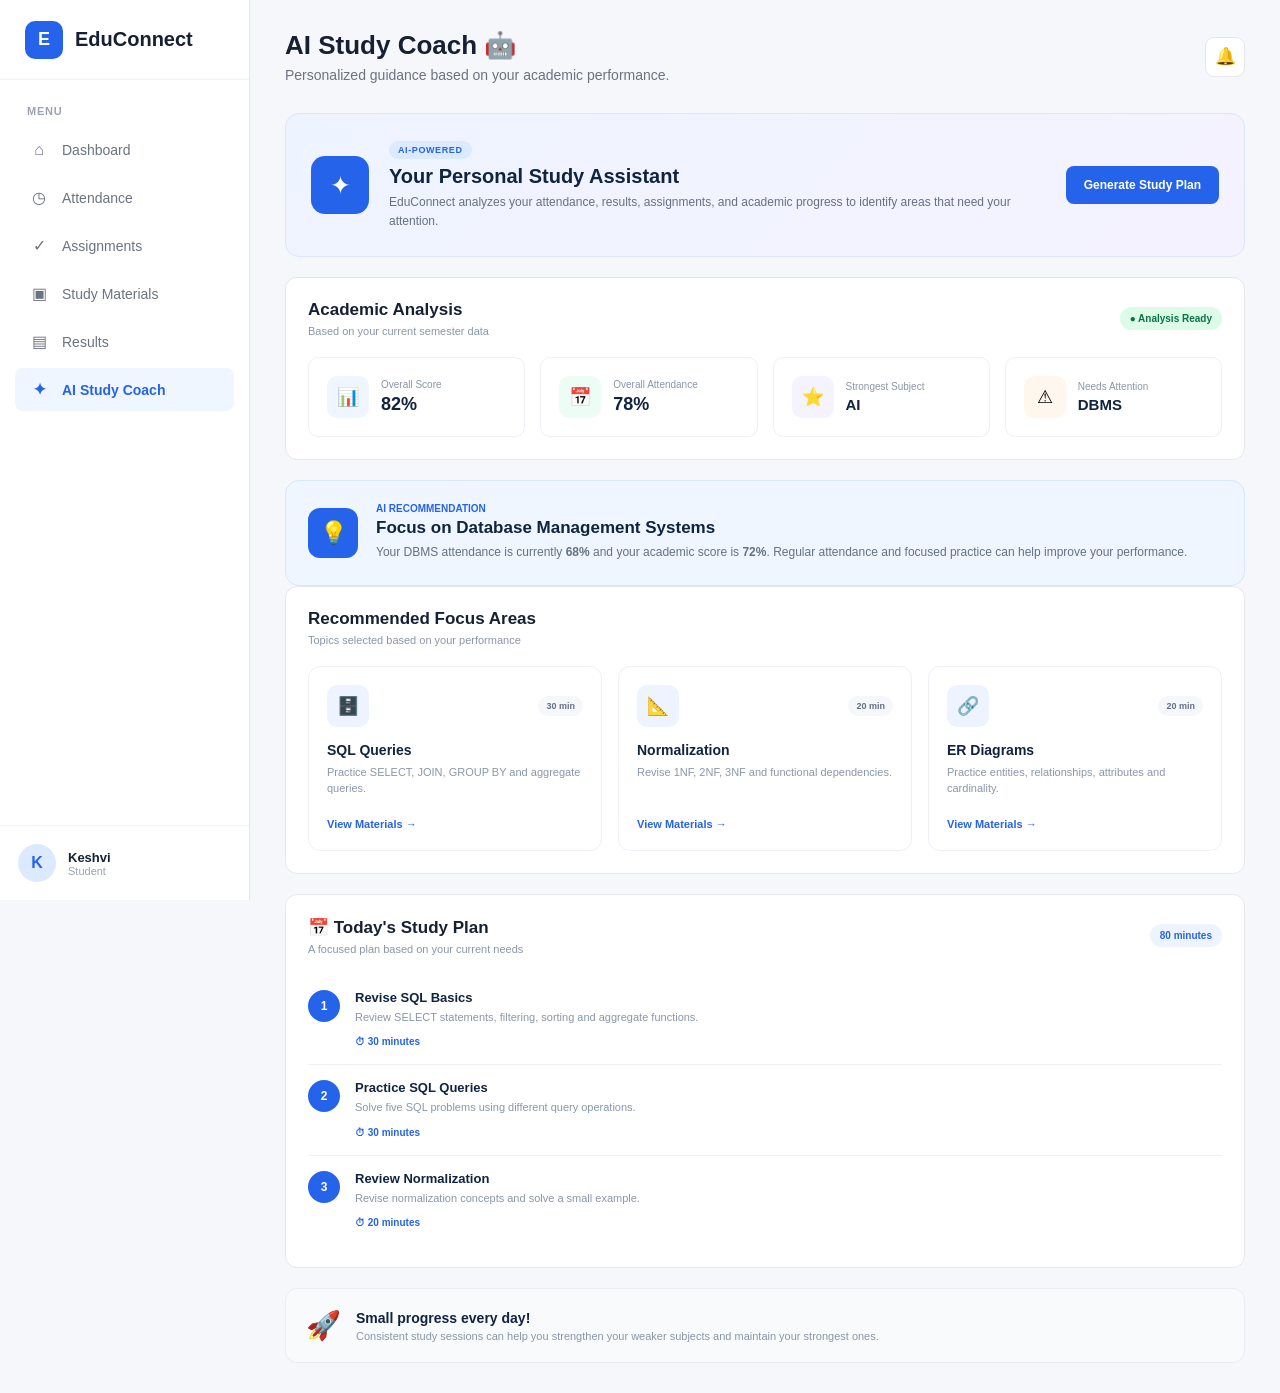
<file: frontend/study-coach.html>
<!DOCTYPE html>
<html lang="en">

<head>
    <meta charset="UTF-8">
    <meta name="viewport" content="width=device-width, initial-scale=1.0">

    <title>EduConnect | AI Study Coach</title>

    <!-- Shared EduConnect CSS -->
    <link rel="stylesheet" href="css/style.css">
</head>

<body>

    <!-- =====================================================
         AI STUDY COACH PAGE
         ===================================================== -->

    <div class="dashboard">

        <!-- =================================================
             SIDEBAR
             ================================================= -->

        <aside class="sidebar">

            <!-- Brand -->
            <div class="sidebar-brand">

                <div class="sidebar-brand-icon">
                    E
                </div>

                <span>EduConnect</span>

            </div>


            <!-- Navigation -->
            <nav class="sidebar-nav">

                <p>Menu</p>

                <a href="student-dashboard.html" class="nav-link">
                    <span class="nav-icon">⌂</span>
                    <span>Dashboard</span>
                </a>

                <a href="attendance.html" class="nav-link">
                    <span class="nav-icon">◷</span>
                    <span>Attendance</span>
                </a>

                <a href="assignments.html" class="nav-link">
                    <span class="nav-icon">✓</span>
                    <span>Assignments</span>
                </a>

                <a href="materials.html" class="nav-link">
                    <span class="nav-icon">▣</span>
                    <span>Study Materials</span>
                </a>

                <a href="results.html" class="nav-link">
                    <span class="nav-icon">▤</span>
                    <span>Results</span>
                </a>

                <a href="study-coach.html" class="nav-link active">
                    <span class="nav-icon">✦</span>
                    <span>AI Study Coach</span>
                </a>

            </nav>


            <!-- Student Profile -->
            <div class="sidebar-profile">

                <div class="profile-avatar">
                    K
                </div>

                <div class="profile-info">

                    <span class="profile-name">
                        Keshvi
                    </span>

                    <span class="profile-role">
                        Student
                    </span>

                </div>

            </div>

        </aside>


        <!-- =================================================
             MAIN CONTENT
             ================================================= -->

        <main class="dashboard-main">


            <!-- =================================================
                 PAGE HEADER
                 ================================================= -->

            <header class="dashboard-header">

                <div class="dashboard-heading">

                    <h1>
                        AI Study Coach 🤖
                    </h1>

                    <p>
                        Personalized guidance based on your academic performance.
                    </p>

                </div>


                <div class="header-actions">

                    <div class="notification">
                        🔔
                    </div>

                </div>

            </header>


            <!-- =================================================
                 AI INTRODUCTION CARD
                 ================================================= -->

            <section class="ai-hero">

                <div class="ai-hero-icon">
                    ✦
                </div>

                <div class="ai-hero-content">

                    <span class="ai-badge">
                        AI-POWERED
                    </span>

                    <h2>
                        Your Personal Study Assistant
                    </h2>

                    <p>
                        EduConnect analyzes your attendance, results,
                        assignments, and academic progress to identify
                        areas that need your attention.
                    </p>

                </div>

                <button
                    class="ai-generate-btn"
                    id="generatePlanBtn">

                    Generate Study Plan

                </button>

            </section>


            <!-- =================================================
                 ACADEMIC ANALYSIS
                 ================================================= -->

            <section class="dashboard-card">

                <div class="card-header">

                    <div>

                        <h2>
                            Academic Analysis
                        </h2>

                        <p class="result-subtitle">
                            Based on your current semester data
                        </p>

                    </div>

                    <span class="analysis-status">
                        ● Analysis Ready
                    </span>

                </div>


                <div class="analysis-grid">


                    <!-- Overall Score -->
                    <div class="analysis-item">

                        <div class="analysis-icon blue">
                            📊
                        </div>

                        <div>

                            <span class="analysis-label">
                                Overall Score
                            </span>

                            <strong class="analysis-value">
                                82%
                            </strong>

                        </div>

                    </div>


                    <!-- Attendance -->
                    <div class="analysis-item">

                        <div class="analysis-icon green">
                            📅
                        </div>

                        <div>

                            <span class="analysis-label">
                                Overall Attendance
                            </span>

                            <strong class="analysis-value">
                                78%
                            </strong>

                        </div>

                    </div>


                    <!-- Strongest -->
                    <div class="analysis-item">

                        <div class="analysis-icon purple">
                            ⭐
                        </div>

                        <div>

                            <span class="analysis-label">
                                Strongest Subject
                            </span>

                            <strong class="analysis-value small">
                                AI
                            </strong>

                        </div>

                    </div>


                    <!-- Attention -->
                    <div class="analysis-item">

                        <div class="analysis-icon orange">
                            ⚠
                        </div>

                        <div>

                            <span class="analysis-label">
                                Needs Attention
                            </span>

                            <strong class="analysis-value small">
                                DBMS
                            </strong>

                        </div>

                    </div>

                </div>

            </section>


            <!-- =================================================
                 AI RECOMMENDATION
                 ================================================= -->

            <section class="recommendation-card">

                <div class="recommendation-icon">
                    💡
                </div>

                <div class="recommendation-content">

                    <span class="recommendation-label">
                        AI Recommendation
                    </span>

                    <h3>
                        Focus on Database Management Systems
                    </h3>

                    <p>
                        Your DBMS attendance is currently
                        <strong>68%</strong> and your academic score
                        is <strong>72%</strong>. Regular attendance
                        and focused practice can help improve your
                        performance.
                    </p>

                </div>

            </section>


            <!-- =================================================
                 RECOMMENDED TOPICS
                 ================================================= -->

            <section class="dashboard-card">

                <div class="card-header">

                    <div>

                        <h2>
                            Recommended Focus Areas
                        </h2>

                        <p class="result-subtitle">
                            Topics selected based on your performance
                        </p>

                    </div>

                </div>


                <div class="focus-grid">


                    <!-- SQL -->
                    <div class="focus-card">

                        <div class="focus-card-top">

                            <div class="focus-icon">
                                🗄️
                            </div>

                            <span class="focus-time">
                                30 min
                            </span>

                        </div>

                        <h3>
                            SQL Queries
                        </h3>

                        <p>
                            Practice SELECT, JOIN, GROUP BY and
                            aggregate queries.
                        </p>

                        <a href="materials.html">
                            View Materials →
                        </a>

                    </div>


                    <!-- Normalization -->
                    <div class="focus-card">

                        <div class="focus-card-top">

                            <div class="focus-icon">
                                📐
                            </div>

                            <span class="focus-time">
                                20 min
                            </span>

                        </div>

                        <h3>
                            Normalization
                        </h3>

                        <p>
                            Revise 1NF, 2NF, 3NF and functional
                            dependencies.
                        </p>

                        <a href="materials.html">
                            View Materials →
                        </a>

                    </div>


                    <!-- ER Diagrams -->
                    <div class="focus-card">

                        <div class="focus-card-top">

                            <div class="focus-icon">
                                🔗
                            </div>

                            <span class="focus-time">
                                20 min
                            </span>

                        </div>

                        <h3>
                            ER Diagrams
                        </h3>

                        <p>
                            Practice entities, relationships,
                            attributes and cardinality.
                        </p>

                        <a href="materials.html">
                            View Materials →
                        </a>

                    </div>

                </div>

            </section>


            <!-- =================================================
                 TODAY'S STUDY PLAN
                 ================================================= -->

            <section
                class="dashboard-card study-plan-card"
                id="studyPlan">

                <div class="card-header">

                    <div>

                        <h2>
                            📅 Today's Study Plan
                        </h2>

                        <p class="result-subtitle">
                            A focused plan based on your current needs
                        </p>

                    </div>

                    <span class="plan-duration">
                        80 minutes
                    </span>

                </div>


                <div class="study-timeline">


                    <!-- Step 1 -->
                    <div class="timeline-item">

                        <div class="timeline-number">
                            1
                        </div>

                        <div class="timeline-content">

                            <h3>
                                Revise SQL Basics
                            </h3>

                            <p>
                                Review SELECT statements, filtering,
                                sorting and aggregate functions.
                            </p>

                            <span>
                                ⏱ 30 minutes
                            </span>

                        </div>

                    </div>


                    <!-- Step 2 -->
                    <div class="timeline-item">

                        <div class="timeline-number">
                            2
                        </div>

                        <div class="timeline-content">

                            <h3>
                                Practice SQL Queries
                            </h3>

                            <p>
                                Solve five SQL problems using
                                different query operations.
                            </p>

                            <span>
                                ⏱ 30 minutes
                            </span>

                        </div>

                    </div>


                    <!-- Step 3 -->
                    <div class="timeline-item">

                        <div class="timeline-number">
                            3
                        </div>

                        <div class="timeline-content">

                            <h3>
                                Review Normalization
                            </h3>

                            <p>
                                Revise normalization concepts and
                                solve a small example.
                            </p>

                            <span>
                                ⏱ 20 minutes
                            </span>

                        </div>

                    </div>

                </div>

            </section>


            <!-- =================================================
                 MOTIVATION CARD
                 ================================================= -->

            <section class="motivation-card">

                <div class="motivation-icon">
                    🚀
                </div>

                <div>

                    <h3>
                        Small progress every day!
                    </h3>

                    <p>
                        Consistent study sessions can help you
                        strengthen your weaker subjects and maintain
                        your strongest ones.
                    </p>

                </div>

            </section>


        </main>

    </div>


    <!-- =====================================================
         AI STUDY COACH JAVASCRIPT
         ===================================================== -->

    <script>

async function loadStudyCoach() {

    try {

        const studentId = 1;

        const response = await fetch(
            `http://localhost:8080/api/study-coach/student/${studentId}`
        );

        if (!response.ok) {
            throw new Error("Failed to load Study Coach data.");
        }

        const data = await response.json();

        console.log("Study Coach data:", data);


        // ==========================================
        // 1. ACADEMIC ANALYSIS
        // ==========================================

        const analysisItems =
            document.querySelectorAll(".analysis-item");

        analysisItems.forEach(function (item) {

            const label =
                item.querySelector(".analysis-label");

            const value =
                item.querySelector(".analysis-value");

            if (!label || !value) {
                return;
            }

            const labelText =
                label.textContent.trim();


            if (labelText === "Overall Score") {

                value.textContent =
                    Math.round(data.overallScore) + "%";

            }


            else if (
                labelText === "Overall Attendance"
            ) {

                value.textContent =
                    data.overallAttendance + "%";

            }


            else if (
                labelText === "Strongest Subject"
            ) {

                value.textContent =
                    data.strongestSubject;

            }


            else if (
                labelText === "Needs Attention"
            ) {

                value.textContent =
                    data.needsAttention;

            }

        });


        // ==========================================
        // 2. AI RECOMMENDATION
        // ==========================================

        const recommendationCard =
            document.querySelector(
                ".recommendation-card"
            );

        if (recommendationCard) {

            const heading =
                recommendationCard.querySelector("h3");

            const paragraph =
                recommendationCard.querySelector("p");


            if (heading) {

                heading.textContent =
                    "Focus on " +
                    data.needsAttention;

            }


            if (paragraph) {

                paragraph.innerHTML =
                    "Your current academic score is " +
                    "<strong>" +
                    Math.round(data.lowestScore) +
                    "%</strong>. " +
                    data.recommendation;

            }

        }


        // ==========================================
        // 3. TODAY'S STUDY PLAN
        // ==========================================

        const studyPlan =
            document.getElementById("studyPlan");


        if (studyPlan) {

            const planItems =
                studyPlan.querySelectorAll(
                    ".timeline-item"
                );


            data.studyPlan.forEach(
                function (plan, index) {

                    if (!planItems[index]) {
                        return;
                    }


                    const title =
                        planItems[index]
                            .querySelector(
                                ".timeline-content h3"
                            );


                    const description =
                        planItems[index]
                            .querySelector(
                                ".timeline-content p"
                            );


                    const duration =
                        planItems[index]
                            .querySelector(
                                ".timeline-content span"
                            );


                    if (title) {

                        title.textContent =
                            plan.title;

                    }


                    if (description) {

                        if (index === 0) {

                            description.textContent =
                                "Review important concepts and key points.";

                        }

                        else if (index === 1) {

                            description.textContent =
                                "Solve practice questions related to the topic.";

                        }

                        else {

                            description.textContent =
                                "Review notes and revise the important concepts.";

                        }

                    }


                    if (duration) {

                        duration.textContent =
                            "⏱ " +
                            plan.minutes +
                            " minutes";

                    }

                }
            );


            // Calculate total study time

            const totalMinutes =
                data.studyPlan.reduce(
                    function (total, plan) {
                        return total + plan.minutes;
                    },
                    0
                );


            const planDuration =
                studyPlan.querySelector(
                    ".card-header .plan-duration"
                );


            if (planDuration) {

                planDuration.textContent =
                    totalMinutes +
                    " minutes";

            }

        }


        // ==========================================
        // 4. GENERATE STUDY PLAN BUTTON
        // ==========================================

        const generatePlanBtn =
            document.getElementById(
                "generatePlanBtn"
            );


        if (generatePlanBtn) {

            generatePlanBtn.textContent =
                "Generate Study Plan";

            generatePlanBtn.disabled = false;


            generatePlanBtn.onclick =
                async function () {

                    generatePlanBtn.textContent =
                        "Generating...";

                    generatePlanBtn.disabled = true;


                    await loadStudyCoach();


                    generatePlanBtn.textContent =
                        "Plan Generated ✓";

                    generatePlanBtn.disabled =
                        false;


                    if (studyPlan) {

                        studyPlan.scrollIntoView({
                            behavior: "smooth",
                            block: "center"
                        });

                    }

                };

        }


    }
    catch (error) {

        console.error(
            "Error loading Study Coach:",
            error
        );

    }

}


// Load Study Coach data when page opens
loadStudyCoach();

</script>

<script src="js/script.js"></script>

<script src="js/script.js"></script>

    <!-- Shared JavaScript -->
    <script src="js/script.js"></script>

</body>

</html>
</file>
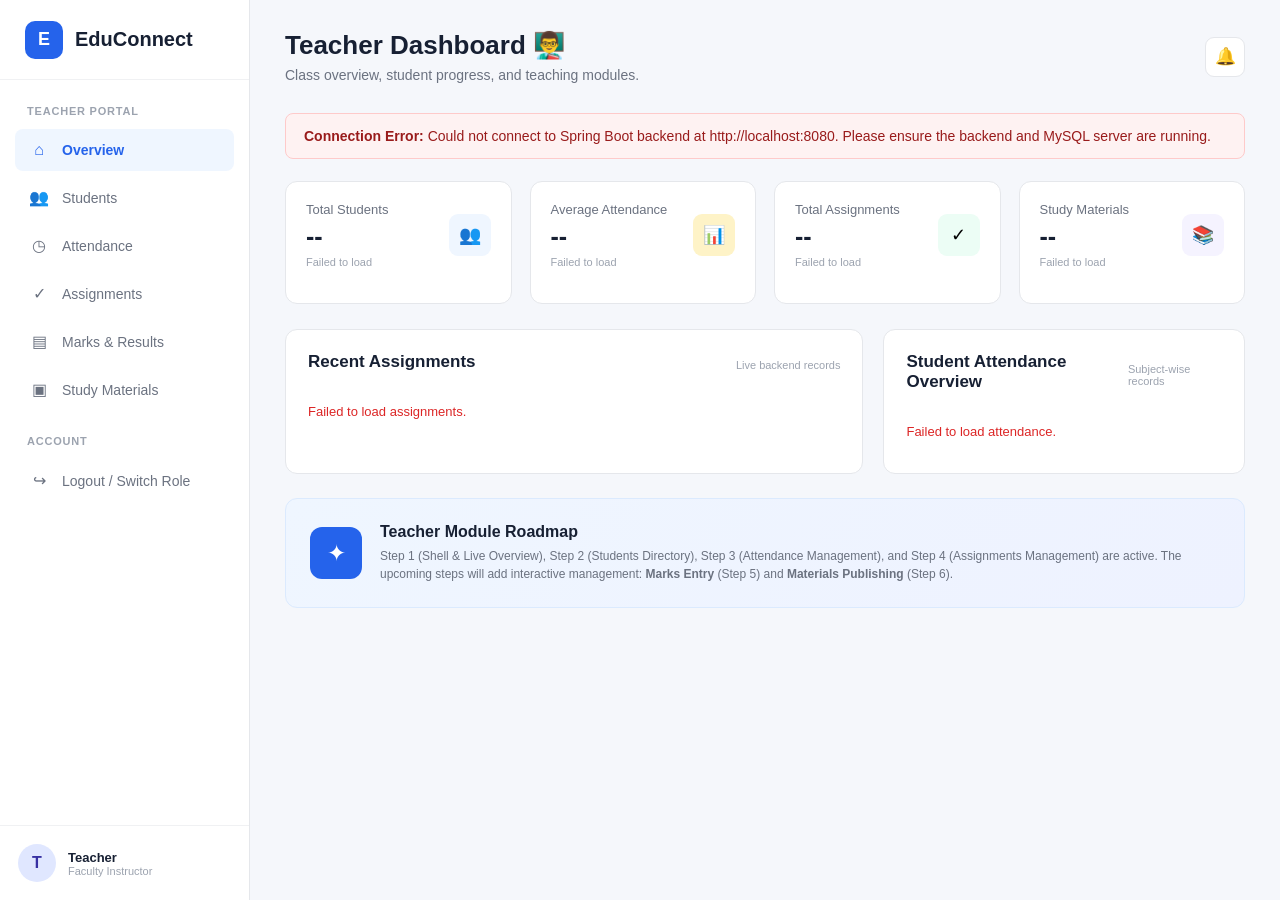
<file: frontend/teacher-dashboard.html>
<!DOCTYPE html>
<html lang="en">

<head>
    <meta charset="UTF-8">
    <meta name="viewport" content="width=device-width, initial-scale=1.0">

    <title>EduConnect | Teacher Dashboard</title>

    <!-- Main EduConnect stylesheet -->
    <link rel="stylesheet" href="css/style.css">
    <style>
        @media (max-width: 992px) {
            .attendance-mgmt-grid,
            .assignment-mgmt-grid {
                grid-template-columns: 1fr !important;
            }
        }
    </style>
</head>

<body>

    <!-- =====================================================
         TEACHER DASHBOARD
         ===================================================== -->

    <div class="dashboard">

        <!-- =================================================
             SIDEBAR
             ================================================= -->

        <aside class="sidebar">

            <!-- EduConnect Brand -->
            <div class="sidebar-brand">
                <div class="sidebar-brand-icon">
                    E
                </div>
                <span>
                    EduConnect
                </span>
            </div>

            <!-- Navigation Links -->
            <nav class="sidebar-nav">

                <p>Teacher Portal</p>

                <a href="#overview" class="nav-link active" data-tab="overview">
                    <span class="nav-icon">⌂</span>
                    <span>Overview</span>
                </a>

                <a href="#students" class="nav-link" data-tab="students">
                    <span class="nav-icon">👥</span>
                    <span>Students</span>
                </a>

                <a href="#attendance" class="nav-link" data-tab="attendance">
                    <span class="nav-icon">◷</span>
                    <span>Attendance</span>
                </a>

                <a href="#assignments" class="nav-link" data-tab="assignments">
                    <span class="nav-icon">✓</span>
                    <span>Assignments</span>
                </a>

                <a href="#marks" class="nav-link" data-tab="marks">
                    <span class="nav-icon">▤</span>
                    <span>Marks & Results</span>
                </a>

                <a href="#materials" class="nav-link" data-tab="materials">
                    <span class="nav-icon">▣</span>
                    <span>Study Materials</span>
                </a>

                <p style="margin-top: 24px;">Account</p>

                <a href="index.html" class="nav-link">
                    <span class="nav-icon">↪</span>
                    <span>Logout / Switch Role</span>
                </a>

            </nav>

            <!-- Sidebar Profile: Neutral Teacher Label -->
            <div class="sidebar-profile">

                <div class="profile-avatar" id="teacher-profile-avatar" style="background: #e0e7ff; color: #3730a3;">
                    T
                </div>

                <div class="profile-info">
                    <span class="profile-name" id="teacher-profile-name">
                        Teacher
                    </span>
                    <span class="profile-role">
                        Faculty Instructor
                    </span>
                </div>

            </div>

        </aside>


        <!-- =================================================
             MAIN CONTENT
             ================================================= -->

        <main class="dashboard-main">

            <!-- Top Header -->
            <header class="dashboard-header">

                <div class="dashboard-heading">
                    <h1 id="teacher-welcome-heading">
                        Teacher Dashboard 👨‍🏫
                    </h1>
                    <p id="teacher-header-subtext">
                        Class overview, student progress, and teaching modules.
                    </p>
                </div>

                <div class="header-actions">
                    <div class="notification" title="Teacher Notifications">
                        🔔
                    </div>
                </div>

            </header>

            <!-- Visible Error Notification (if Spring Boot API is unreachable) -->
            <div id="teacher-error-banner" style="display: none; padding: 14px 18px; margin-bottom: 22px; border-radius: 8px; background: #fef2f2; border: 1px solid #fecaca; color: #991b1b; font-size: 14px;">
                <strong>Connection Error:</strong> <span id="teacher-error-message">Unable to reach Spring Boot backend at http://localhost:8080.</span>
            </div>


            <!-- =================================================
                 TAB 1: OVERVIEW (Active)
                 ================================================= -->

            <div id="tab-overview" class="tab-content">

                <!-- Overview Stat Cards -->
                <section class="stats-grid">

                    <!-- Total Students -->
                    <div class="stat-card">
                        <div class="stat-top">
                            <div>
                                <div class="stat-label">Total Students</div>
                                <div class="stat-value" id="t-stat-students">--</div>
                                <div class="stat-subtext" id="t-stat-students-sub">Loading enrollment...</div>
                            </div>
                            <div class="stat-icon" style="background: #eff6ff;">
                                👥
                            </div>
                        </div>
                    </div>

                    <!-- Average Attendance -->
                    <div class="stat-card">
                        <div class="stat-top">
                            <div>
                                <div class="stat-label">Average Attendance</div>
                                <div class="stat-value" id="t-stat-attendance">--</div>
                                <div class="stat-subtext" id="t-stat-attendance-sub">Loading records...</div>
                            </div>
                            <div class="stat-icon" style="background: #fef3c7;">
                                📊
                            </div>
                        </div>
                    </div>

                    <!-- Total Assignments -->
                    <div class="stat-card">
                        <div class="stat-top">
                            <div>
                                <div class="stat-label">Total Assignments</div>
                                <div class="stat-value" id="t-stat-assignments">--</div>
                                <div class="stat-subtext" id="t-stat-assignments-sub">Loading tasks...</div>
                            </div>
                            <div class="stat-icon" style="background: #ecfdf5;">
                                ✓
                            </div>
                        </div>
                    </div>

                    <!-- Published Study Materials -->
                    <div class="stat-card">
                        <div class="stat-top">
                            <div>
                                <div class="stat-label">Study Materials</div>
                                <div class="stat-value" id="t-stat-materials">--</div>
                                <div class="stat-subtext" id="t-stat-materials-sub">Loading resources...</div>
                            </div>
                            <div class="stat-icon" style="background: #f5f3ff;">
                                📚
                            </div>
                        </div>
                    </div>

                </section>


                <!-- Dashboard Content Grid -->
                <div class="dashboard-grid">

                    <!-- Left: Recent Assignments -->
                    <section class="dashboard-card">

                        <div class="card-header">
                            <h2>Recent Assignments</h2>
                            <span class="stat-subtext" id="t-assignments-badge">Live backend records</span>
                        </div>

                        <div id="t-assignments-container">
                            <p style="color: #6b7280; font-size: 13px; padding: 12px 0;">Loading assignments...</p>
                        </div>

                    </section>


                    <!-- Right: Student Attendance Overview -->
                    <section class="dashboard-card">

                        <div class="card-header">
                            <h2 id="t-attendance-heading">Student Attendance Overview</h2>
                            <span class="stat-subtext" id="t-attendance-subtext">Subject-wise records</span>
                        </div>

                        <!-- Context banner clearly identifying student records -->
                        <div id="t-attendance-context" style="display: none;"></div>

                        <div id="t-attendance-container">
                            <p style="color: #6b7280; font-size: 13px; padding: 12px 0;">Loading attendance snapshot...</p>
                        </div>

                    </section>

                </div>


                <!-- Teaching Modules Roadmap Card -->
                <section class="study-coach-card" style="margin-top: 24px;">

                    <div class="coach-content">

                        <div class="coach-icon">
                            ✦
                        </div>

                        <div class="coach-text">
                            <h3>
                                Teacher Module Roadmap
                            </h3>
                            <p>
                                Step 1 (Shell & Live Overview), Step 2 (Students Directory), Step 3 (Attendance Management), and Step 4 (Assignments Management) are active. The upcoming steps will add interactive management:
                                <strong>Marks Entry</strong> (Step 5) and
                                <strong>Materials Publishing</strong> (Step 6).
                            </p>
                        </div>

                    </div>

                </section>

            </div>


            <!-- =================================================
                 TAB 2: STUDENTS DIRECTORY (Step 2)
                 ================================================= -->

            <div id="tab-students" class="tab-content" style="display: none;">

                <!-- Active Student Selection Banner -->
                <section id="selectedStudentBanner" class="dashboard-card" style="margin-bottom: 22px; border-left: 4px solid #2563eb; background: #f8fafc; padding: 18px 22px;">
                    <div style="display: flex; justify-content: space-between; align-items: center; flex-wrap: wrap; gap: 16px;">
                        <div style="display: flex; align-items: center; gap: 16px;">
                            <div id="sel-student-avatar" style="width: 48px; height: 48px; border-radius: 50%; background: #2563eb; color: white; display: flex; align-items: center; justify-content: center; font-weight: 700; font-size: 18px; flex-shrink: 0;">
                                ?
                            </div>
                            <div>
                                <div style="display: flex; align-items: center; gap: 10px; flex-wrap: wrap;">
                                    <h3 id="sel-student-name" style="margin: 0; font-size: 17px; color: #1e293b;">No student selected</h3>
                                    <span id="sel-student-id-badge" class="assignment-status" style="background: #e2e8f0; color: #334155; font-size: 11px;">ID: --</span>
                                    <span class="assignment-status" style="background: #dcfce7; color: #166534; font-size: 11px;">Active Context</span>
                                </div>
                                <div id="sel-student-meta" style="margin-top: 4px; font-size: 13px; color: #64748b;">
                                    Select a student below to contextualize Attendance, Assignments, and Marks.
                                </div>
                            </div>
                        </div>
                        <div style="font-size: 12px; color: #475569; background: white; padding: 7px 14px; border-radius: 6px; border: 1px solid #e2e8f0; font-weight: 500;">
                            Target for Attendance, Assignments & Marks
                        </div>
                    </div>
                </section>

                <!-- Students Directory Table Card -->
                <section class="dashboard-card">

                    <div class="card-header" style="flex-wrap: wrap; gap: 14px; align-items: center;">
                        <div>
                            <h2>Students Directory</h2>
                            <p class="stat-subtext" style="margin: 4px 0 0 0;">Browse and search enrolled students from <code>GET /api/students</code></p>
                        </div>

                        <!-- Search & Filter Bar -->
                        <div style="display: flex; align-items: center; gap: 10px; flex-wrap: wrap;">
                            <div style="position: relative; min-width: 280px;">
                                <input
                                    type="text"
                                    id="studentSearchInput"
                                    placeholder="Search by name, roll, dept, email..."
                                    style="padding: 9px 12px 9px 34px; font-size: 13px; border: 1px solid #cbd5e1; border-radius: 6px; width: 100%; margin: 0; outline: none;"
                                />
                                <span style="position: absolute; left: 11px; top: 50%; transform: translateY(-50%); color: #94a3b8; font-size: 13px;">🔍</span>
                            </div>

                            <span id="studentCountBadge" class="stat-subtext" style="font-size: 12px; white-space: nowrap; color: #475569; font-weight: 500;">
                                Loading...
                            </span>

                            <button
                                id="studentRefreshBtn"
                                style="padding: 9px 14px; font-size: 12px; background: white; color: #334155; border: 1px solid #cbd5e1; border-radius: 6px; cursor: pointer; display: flex; align-items: center; gap: 4px; font-weight: 500;"
                                title="Refresh from backend"
                            >
                                ↻ Refresh
                            </button>
                        </div>
                    </div>

                    <!-- Students Responsive Table -->
                    <div class="table-wrapper" style="overflow-x: auto; margin-top: 10px;">
                        <table class="result-table" style="width: 100%; border-collapse: collapse;">
                            <thead>
                                <tr>
                                    <th style="width: 100px; text-align: center;">Select</th>
                                    <th>Student Name</th>
                                    <th>Roll Number</th>
                                    <th>Department</th>
                                    <th>Year</th>
                                    <th>Email Address</th>
                                </tr>
                            </thead>
                            <tbody id="studentsTableBody">
                                <tr>
                                    <td colspan="6" style="text-align: center; padding: 30px; color: #64748b;">
                                        Loading students directory from server...
                                    </td>
                                </tr>
                            </tbody>
                        </table>
                    </div>

                </section>

            </div>


            <!-- =================================================
                 TAB 3: ATTENDANCE MANAGEMENT (Step 3)
                 ================================================= -->

            <div id="tab-attendance" class="tab-content" style="display: none;">

                <!-- Session & Roster Management Header -->
                <section class="dashboard-card" style="margin-bottom: 20px; border-left: 4px solid #2563eb; background: #f8fafc; padding: 18px 22px;">
                    <div style="display: flex; justify-content: space-between; align-items: center; flex-wrap: wrap; gap: 16px;">
                        <div>
                            <div style="display: flex; align-items: center; gap: 10px; flex-wrap: wrap;">
                                <h3 style="margin: 0; font-size: 18px; color: #1e293b;">Class Attendance Management</h3>
                                <span id="session-status-badge" class="assignment-status" style="background: #dbeafe; color: #1e40af; font-size: 11px;">
                                    New Session
                                </span>
                            </div>
                            <p style="margin: 4px 0 0 0; font-size: 13px; color: #64748b;">
                                Select a subject and date to mark class attendance for all enrolled students.
                            </p>
                        </div>

                        <div style="display: flex; gap: 12px; align-items: center; flex-wrap: wrap;">
                            <!-- Mode Toggle: Take Class Attendance vs Student Breakdown -->
                            <div style="display: flex; background: white; border: 1px solid #cbd5e1; border-radius: 6px; overflow: hidden; padding: 2px;">
                                <button
                                    id="att-mode-roster-btn"
                                    type="button"
                                    onclick="setAttendanceMode('roster')"
                                    style="padding: 7px 14px; font-size: 12px; border: none; border-radius: 4px; cursor: pointer; font-weight: 600; background: #2563eb; color: white; transition: 0.15s;"
                                >
                                    📋 Class Roster Attendance
                                </button>
                                <button
                                    id="att-mode-student-btn"
                                    type="button"
                                    onclick="setAttendanceMode('student')"
                                    style="padding: 7px 14px; font-size: 12px; border: none; border-radius: 4px; cursor: pointer; font-weight: 500; background: transparent; color: #475569; transition: 0.15s;"
                                >
                                    👤 Student Breakdown
                                </button>
                            </div>

                            <button
                                id="att-master-refresh-btn"
                                style="padding: 8px 14px; font-size: 12px; background: white; color: #334155; border: 1px solid #cbd5e1; border-radius: 6px; cursor: pointer; font-weight: 500;"
                                title="Refresh attendance from backend"
                            >
                                ↻ Refresh
                            </button>
                        </div>
                    </div>
                </section>

                <!-- Feedback banner for Attendance Tab -->
                <div id="att-feedback-banner" style="display: none; padding: 12px 18px; margin-bottom: 20px; border-radius: 8px; font-size: 13px;"></div>

                <!-- =============================================
                     VIEW 1: CLASS ROSTER ATTENDANCE (Default View)
                     ============================================= -->
                <div id="att-roster-view">

                    <!-- Session Controls Card -->
                    <section class="dashboard-card" style="margin-bottom: 20px; padding: 18px 20px;">
                        <div style="display: grid; grid-template-columns: 1.5fr 1fr auto auto; gap: 14px; align-items: end;">
                            <div>
                                <label for="att-session-subject" style="display: block; font-size: 12px; font-weight: 600; color: #374151; margin-bottom: 6px;">
                                    Subject <span style="color: #dc2626;">*</span>
                                </label>
                                <select
                                    id="att-session-subject"
                                    style="width: 100%; padding: 9px 12px; font-size: 13px; border: 1px solid #cbd5e1; border-radius: 6px; background: white; outline: none;"
                                >
                                    <option value="Java Programming">Java Programming</option>
                                    <option value="Database Management Systems">Database Management Systems</option>
                                    <option value="Artificial Intelligence & it's Applications">Artificial Intelligence & it's Applications</option>
                                    <option value="Cloud Cyber Security">Cloud Cyber Security</option>
                                    <option value="System Virtualization & Programming">System Virtualization & Programming</option>
                                    <option value="Design Thinking">Design Thinking</option>
                                </select>
                            </div>

                            <div>
                                <label for="att-session-date" style="display: block; font-size: 12px; font-weight: 600; color: #374151; margin-bottom: 6px;">
                                    Attendance Date <span style="color: #dc2626;">*</span>
                                </label>
                                <input
                                    type="date"
                                    id="att-session-date"
                                    style="width: 100%; padding: 8px 12px; font-size: 13px; border: 1px solid #cbd5e1; border-radius: 6px; outline: none; background: white;"
                                />
                            </div>

                            <div>
                                <button
                                    type="button"
                                    id="att-load-session-btn"
                                    style="padding: 9px 15px; font-size: 13px; font-weight: 600; background: #f1f5f9; color: #334155; border: 1px solid #cbd5e1; border-radius: 6px; cursor: pointer; white-space: nowrap;"
                                    title="Check if attendance is already recorded for this date and subject"
                                >
                                    🔍 Check / Load Session
                                </button>
                            </div>

                            <div>
                                <button
                                    type="button"
                                    id="att-save-session-btn"
                                    style="padding: 9px 20px; font-size: 13px; font-weight: 600; background: #2563eb; color: white; border: none; border-radius: 6px; cursor: pointer; white-space: nowrap; box-shadow: 0 1px 3px rgba(37,99,235,0.25);"
                                >
                                    💾 Save Attendance
                                </button>
                            </div>
                        </div>
                    </section>

                    <!-- Summary Stats Bar for Current Session -->
                    <div style="display: grid; grid-template-columns: repeat(4, 1fr); gap: 14px; margin-bottom: 20px;">
                        <div style="background: white; border: 1px solid #e2e8f0; border-radius: 8px; padding: 14px 18px;">
                            <span style="font-size: 11px; color: #64748b; display: block; margin-bottom: 4px;">Enrolled Students</span>
                            <strong id="roster-stat-total" style="font-size: 20px; color: #1e293b;">0</strong>
                        </div>
                        <div style="background: white; border: 1px solid #e2e8f0; border-radius: 8px; padding: 14px 18px;">
                            <span style="font-size: 11px; color: #64748b; display: block; margin-bottom: 4px;">Marked Present</span>
                            <strong id="roster-stat-present" style="font-size: 20px; color: #166534;">0</strong>
                        </div>
                        <div style="background: white; border: 1px solid #e2e8f0; border-radius: 8px; padding: 14px 18px;">
                            <span style="font-size: 11px; color: #64748b; display: block; margin-bottom: 4px;">Marked Absent</span>
                            <strong id="roster-stat-absent" style="font-size: 20px; color: #991b1b;">0</strong>
                        </div>
                        <div style="background: white; border: 1px solid #e2e8f0; border-radius: 8px; padding: 14px 18px;">
                            <span style="font-size: 11px; color: #64748b; display: block; margin-bottom: 4px;">Session Attendance Rate</span>
                            <strong id="roster-stat-rate" style="font-size: 20px; color: #2563eb;">--%</strong>
                        </div>
                    </div>

                    <!-- Class Roster Table Card -->
                    <section class="dashboard-card" style="margin-bottom: 22px;">
                        <div class="card-header" style="flex-wrap: wrap; gap: 12px; align-items: center; margin-bottom: 14px;">
                            <div>
                                <h2 id="roster-heading">Student Attendance Roster</h2>
                                <p id="roster-subtext" class="stat-subtext" style="margin: 4px 0 0 0;">
                                    Mark each student present or absent for the selected class session.
                                </p>
                            </div>
                            <div style="display: flex; gap: 8px; align-items: center;">
                                <span style="font-size: 12px; color: #64748b; margin-right: 4px;">Quick Actions:</span>
                                <button
                                    type="button"
                                    onclick="markAllRoster('PRESENT')"
                                    style="padding: 6px 12px; font-size: 12px; font-weight: 600; background: #dcfce7; color: #166534; border: 1px solid #bbf7d0; border-radius: 5px; cursor: pointer;"
                                    title="Mark all students present"
                                >
                                    ✓ Mark All Present
                                </button>
                                <button
                                    type="button"
                                    onclick="markAllRoster('ABSENT')"
                                    style="padding: 6px 12px; font-size: 12px; font-weight: 600; background: #fee2e2; color: #991b1b; border: 1px solid #fecaca; border-radius: 5px; cursor: pointer;"
                                    title="Mark all students absent"
                                >
                                    ✕ Mark All Absent
                                </button>
                            </div>
                        </div>

                        <div class="table-wrapper" style="overflow-x: auto;">
                            <table class="result-table" style="width: 100%; border-collapse: collapse;">
                                <thead>
                                    <tr>
                                        <th style="width: 110px;">Roll Number</th>
                                        <th>Student Name</th>
                                        <th>Department & Year</th>
                                        <th style="text-align: center; width: 220px;">Attendance Status</th>
                                        <th style="text-align: center; width: 180px;">Subject History</th>
                                    </tr>
                                </thead>
                                <tbody id="rosterTableBody">
                                    <tr>
                                        <td colspan="5" style="text-align: center; padding: 30px; color: #64748b;">
                                            Loading class roster from database...
                                        </td>
                                    </tr>
                                </tbody>
                            </table>
                        </div>
                    </section>

                    <!-- Past / Recent Attendance Sessions Table -->
                    <section class="dashboard-card">
                        <div class="card-header" style="margin-bottom: 14px;">
                            <div>
                                <h2>Recent Attendance Sessions</h2>
                                <span class="stat-subtext">Recorded class sessions from <code>GET /api/attendance/sessions</code></span>
                            </div>
                        </div>

                        <div class="table-wrapper" style="overflow-x: auto;">
                            <table class="result-table" style="width: 100%; border-collapse: collapse;">
                                <thead>
                                    <tr>
                                        <th>Date</th>
                                        <th>Subject</th>
                                        <th style="text-align: center;">Enrolled</th>
                                        <th style="text-align: center;">Present</th>
                                        <th style="text-align: center;">Absent</th>
                                        <th style="text-align: center;">Attendance Rate</th>
                                        <th style="text-align: center; width: 110px;">Action</th>
                                    </tr>
                                </thead>
                                <tbody id="pastSessionsTableBody">
                                    <tr>
                                        <td colspan="7" style="text-align: center; padding: 24px; color: #64748b;">
                                            Loading recorded sessions...
                                        </td>
                                    </tr>
                                </tbody>
                            </table>
                        </div>
                    </section>

                </div>

                <!-- =============================================
                     VIEW 2: INDIVIDUAL STUDENT BREAKDOWN
                     ============================================= -->
                <div id="att-student-view" style="display: none;">

                    <!-- Active Student Context Banner for Attendance -->
                    <section class="dashboard-card" style="margin-bottom: 22px; border-left: 4px solid #2563eb; background: #f8fafc; padding: 18px 22px;">
                        <div style="display: flex; justify-content: space-between; align-items: center; flex-wrap: wrap; gap: 16px;">
                            <div style="display: flex; align-items: center; gap: 16px;">
                                <div id="att-student-avatar" style="width: 48px; height: 48px; border-radius: 50%; background: #2563eb; color: white; display: flex; align-items: center; justify-content: center; font-weight: 700; font-size: 18px; flex-shrink: 0;">
                                    ?
                                </div>
                                <div>
                                    <div style="display: flex; align-items: center; gap: 10px; flex-wrap: wrap;">
                                        <h3 id="att-student-name" style="margin: 0; font-size: 17px; color: #1e293b;">No student selected</h3>
                                        <span id="att-student-id-badge" class="assignment-status" style="background: #e2e8f0; color: #334155; font-size: 11px;">ID: --</span>
                                        <span class="assignment-status" style="background: #dcfce7; color: #166534; font-size: 11px;">Selected Student</span>
                                    </div>
                                    <div id="att-student-meta" style="margin-top: 4px; font-size: 13px; color: #64748b;">
                                        Select a student from the directory to review their subject-wise breakdown.
                                    </div>
                                </div>
                            </div>
                            <div style="display: flex; gap: 10px; align-items: center;">
                                <button
                                    onclick="switchTab('students')"
                                    style="padding: 8px 14px; font-size: 12px; background: white; color: #2563eb; border: 1px solid #cbd5e1; border-radius: 6px; cursor: pointer; font-weight: 600;"
                                    title="Choose a different student from Students Directory"
                                >
                                    👥 Change Student
                                </button>
                                <button
                                    id="att-refresh-btn"
                                    style="padding: 8px 14px; font-size: 12px; background: white; color: #334155; border: 1px solid #cbd5e1; border-radius: 6px; cursor: pointer; font-weight: 500;"
                                    title="Refresh attendance from backend"
                                >
                                    ↻ Refresh
                                </button>
                            </div>
                        </div>
                    </section>

                    <!-- Main Attendance Management Grid -->
                    <div style="display: grid; grid-template-columns: 1.5fr 1fr; gap: 22px;" class="attendance-mgmt-grid">

                        <!-- Left Column: Student Attendance Records Table -->
                        <section class="dashboard-card" style="display: flex; flex-direction: column;">

                            <div class="card-header" style="flex-wrap: wrap; gap: 10px; align-items: center; margin-bottom: 14px;">
                                <div>
                                    <h2>Subject Attendance Records</h2>
                                    <p id="att-summary-subtext" class="stat-subtext" style="margin: 4px 0 0 0;">
                                        Live aggregate attendance from <code>GET /api/attendance/student/{id}</code>
                                    </p>
                                </div>
                                <div id="att-overall-badge" style="display: none;">
                                    <span class="grade-badge grade-a" id="att-overall-pct">--%</span>
                                </div>
                            </div>

                            <!-- Mini stats for current student -->
                            <div id="att-student-stats" style="display: none; grid-template-columns: repeat(3, 1fr); gap: 12px; margin-bottom: 18px; padding: 12px 16px; background: #f8fafc; border-radius: 8px; border: 1px solid #e2e8f0;">
                                <div>
                                    <span style="font-size: 11px; color: #64748b; display: block;">Total Classes</span>
                                    <strong id="att-stat-total" style="font-size: 16px; color: #1e293b;">0</strong>
                                </div>
                                <div>
                                    <span style="font-size: 11px; color: #64748b; display: block;">Attended</span>
                                    <strong id="att-stat-attended" style="font-size: 16px; color: #166534;">0</strong>
                                </div>
                                <div>
                                    <span style="font-size: 11px; color: #64748b; display: block;">Missed</span>
                                    <strong id="att-stat-missed" style="font-size: 16px; color: #991b1b;">0</strong>
                                </div>
                            </div>

                            <!-- Table Wrapper -->
                            <div class="attendance-table-wrapper" style="overflow-x: auto; flex: 1;">
                                <table class="attendance-table" style="width: 100%;">
                                    <thead>
                                        <tr>
                                            <th>Subject</th>
                                            <th style="text-align: center;">Attended</th>
                                            <th style="text-align: center;">Total</th>
                                            <th style="text-align: center;">Percentage</th>
                                            <th style="text-align: center;">Status</th>
                                            <th style="text-align: center; width: 70px;">Action</th>
                                        </tr>
                                    </thead>
                                    <tbody id="att-table-body">
                                        <tr>
                                            <td colspan="6" style="text-align: center; padding: 30px; color: #64748b;">
                                                Select a student to load attendance records.
                                            </td>
                                        </tr>
                                    </tbody>
                                </table>
                            </div>

                        </section>


                        <!-- Right Column: Record / Update Attendance Form -->
                        <section class="dashboard-card" style="align-self: start;">

                            <div class="card-header" style="margin-bottom: 16px;">
                                <div>
                                    <h2 id="att-form-title">Record Attendance</h2>
                                    <span class="stat-subtext" id="att-form-subtitle">Aggregate class counts via <code>POST /api/attendance</code></span>
                                </div>
                            </div>

                            <form id="attendanceRecordForm" style="display: flex; flex-direction: column; gap: 14px;">

                                <!-- Hidden Record ID (populated when editing an existing subject record) -->
                                <input type="hidden" id="att-form-record-id" value="" />

                                <!-- Student Info Readonly Indicator -->
                                <div>
                                    <label style="display: block; font-size: 12px; font-weight: 600; color: #374151; margin-bottom: 4px;">Target Student</label>
                                    <input
                                        type="text"
                                        id="att-form-student-display"
                                        readonly
                                        style="width: 100%; padding: 8px 12px; font-size: 13px; background: #f1f5f9; border: 1px solid #cbd5e1; border-radius: 6px; color: #334155; cursor: not-allowed;"
                                        value="No student selected"
                                    />
                                </div>

                                <!-- Subject Name Input -->
                                <div>
                                    <label for="att-form-subject" style="display: block; font-size: 12px; font-weight: 600; color: #374151; margin-bottom: 4px;">
                                        Subject Name <span style="color: #dc2626;">*</span>
                                    </label>
                                    <input
                                        type="text"
                                        id="att-form-subject"
                                        required
                                        list="existingSubjectsDatalist"
                                        placeholder="e.g. Java Programming"
                                        style="width: 100%; padding: 8px 12px; font-size: 13px; border: 1px solid #cbd5e1; border-radius: 6px; outline: none;"
                                    />
                                    <datalist id="existingSubjectsDatalist"></datalist>
                                    <span style="font-size: 11px; color: #64748b; margin-top: 3px; display: block;">Select an existing subject to update, or type a new subject.</span>
                                </div>

                                <!-- Classes Grid (Attended & Total) -->
                                <div style="display: grid; grid-template-columns: 1fr 1fr; gap: 12px;">
                                    <div>
                                        <label for="att-form-attended" style="display: block; font-size: 12px; font-weight: 600; color: #374151; margin-bottom: 4px;">
                                            Classes Attended <span style="color: #dc2626;">*</span>
                                        </label>
                                        <input
                                            type="number"
                                            id="att-form-attended"
                                            required
                                            min="0"
                                            placeholder="e.g. 18"
                                            style="width: 100%; padding: 8px 12px; font-size: 13px; border: 1px solid #cbd5e1; border-radius: 6px; outline: none;"
                                        />
                                    </div>
                                    <div>
                                        <label for="att-form-total" style="display: block; font-size: 12px; font-weight: 600; color: #374151; margin-bottom: 4px;">
                                            Total Classes <span style="color: #dc2626;">*</span>
                                        </label>
                                        <input
                                            type="number"
                                            id="att-form-total"
                                            required
                                            min="1"
                                            placeholder="e.g. 20"
                                            style="width: 100%; padding: 8px 12px; font-size: 13px; border: 1px solid #cbd5e1; border-radius: 6px; outline: none;"
                                        />
                                    </div>
                                </div>

                                <!-- Preview Percentage Calculation -->
                                <div id="att-form-preview" style="display: flex; justify-content: space-between; align-items: center; padding: 8px 12px; background: #f8fafc; border: 1px solid #e2e8f0; border-radius: 6px; font-size: 12px; color: #475569;">
                                    <span>Calculated Attendance:</span>
                                    <strong id="att-form-preview-val" style="color: #2563eb;">--%</strong>
                                </div>

                                <!-- Action Buttons -->
                                <div style="display: flex; gap: 10px; margin-top: 4px;">
                                    <button
                                        type="submit"
                                        id="att-form-submit-btn"
                                        style="flex: 1; padding: 10px 16px; font-size: 13px; font-weight: 600; background: #2563eb; color: white; border: none; border-radius: 6px; cursor: pointer;"
                                    >
                                        💾 Save Attendance
                                    </button>
                                    <button
                                        type="button"
                                        id="att-form-reset-btn"
                                        style="padding: 10px 14px; font-size: 13px; background: white; color: #64748b; border: 1px solid #cbd5e1; border-radius: 6px; cursor: pointer;"
                                        title="Reset form"
                                    >
                                        Reset
                                    </button>
                                </div>

                            </form>

                        </section>

                    </div>

                </div>

            </div>


            <!-- =================================================
                 TAB 4: ASSIGNMENTS MANAGEMENT (Step 4)
                 ================================================= -->

            <div id="tab-assignments" class="tab-content" style="display: none;">

                <!-- Active Student Context Banner for Assignments -->
                <section class="dashboard-card" style="margin-bottom: 22px; border-left: 4px solid #2563eb; background: #f8fafc; padding: 18px 22px;">
                    <div style="display: flex; justify-content: space-between; align-items: center; flex-wrap: wrap; gap: 16px;">
                        <div style="display: flex; align-items: center; gap: 16px;">
                            <div id="assign-student-avatar" style="width: 48px; height: 48px; border-radius: 50%; background: #2563eb; color: white; display: flex; align-items: center; justify-content: center; font-weight: 700; font-size: 18px; flex-shrink: 0;">
                                ?
                            </div>
                            <div>
                                <div style="display: flex; align-items: center; gap: 10px; flex-wrap: wrap;">
                                    <h3 id="assign-student-name" style="margin: 0; font-size: 17px; color: #1e293b;">No student selected</h3>
                                    <span id="assign-student-id-badge" class="assignment-status" style="background: #e2e8f0; color: #334155; font-size: 11px;">ID: --</span>
                                    <span id="assign-scope-badge" class="assignment-status" style="background: #dbeafe; color: #1e40af; font-size: 11px;">Student Scope</span>
                                </div>
                                <div id="assign-student-meta" style="margin-top: 4px; font-size: 13px; color: #64748b;">
                                    Select a student from the directory to manage and create assignments.
                                </div>
                            </div>
                        </div>
                        <div style="display: flex; gap: 10px; align-items: center; flex-wrap: wrap;">
                            <!-- Scope Toggle: Selected Student vs All Class -->
                            <div style="display: flex; background: white; border: 1px solid #cbd5e1; border-radius: 6px; overflow: hidden; padding: 2px;">
                                <button
                                    id="assign-scope-student-btn"
                                    type="button"
                                    onclick="setAssignmentsScope('student')"
                                    style="padding: 7px 12px; font-size: 12px; border: none; border-radius: 4px; cursor: pointer; font-weight: 600; background: #2563eb; color: white; transition: 0.15s;"
                                    title="View assignments assigned to the selected student"
                                >
                                    👤 Selected Student
                                </button>
                                <button
                                    id="assign-scope-all-btn"
                                    type="button"
                                    onclick="setAssignmentsScope('all')"
                                    style="padding: 7px 12px; font-size: 12px; border: none; border-radius: 4px; cursor: pointer; font-weight: 500; background: transparent; color: #475569; transition: 0.15s;"
                                    title="View all assignments across the system"
                                >
                                    📋 All Assignments
                                </button>
                            </div>

                            <button
                                onclick="switchTab('students')"
                                style="padding: 8px 14px; font-size: 12px; background: white; color: #2563eb; border: 1px solid #cbd5e1; border-radius: 6px; cursor: pointer; font-weight: 600;"
                                title="Choose a different student from Students Directory"
                            >
                                👥 Change Student
                            </button>
                            <button
                                id="assign-refresh-btn"
                                style="padding: 8px 14px; font-size: 12px; background: white; color: #334155; border: 1px solid #cbd5e1; border-radius: 6px; cursor: pointer; font-weight: 500;"
                                title="Refresh assignments from backend"
                            >
                                ↻ Refresh
                            </button>
                        </div>
                    </div>
                </section>

                <!-- Feedback banner for Assignments Tab -->
                <div id="assign-feedback-banner" style="display: none; padding: 12px 18px; margin-bottom: 20px; border-radius: 8px; font-size: 13px;"></div>

                <!-- Main Assignment Management Grid -->
                <div style="display: grid; grid-template-columns: 1.4fr 1fr; gap: 22px;" class="assignment-mgmt-grid">

                    <!-- Left Column: Assignment Records List & Filters -->
                    <section class="dashboard-card" style="display: flex; flex-direction: column;">

                        <div class="card-header" style="flex-wrap: wrap; gap: 10px; align-items: center; margin-bottom: 14px;">
                            <div>
                                <h2 id="assign-list-title">Assignment Records</h2>
                                <p id="assign-list-subtext" class="stat-subtext" style="margin: 4px 0 0 0;">
                                    Live backend records from <code>GET /api/assignments</code>
                                </p>
                            </div>
                        </div>

                        <!-- Mini stats for assignments -->
                        <div id="assign-mini-stats" style="display: grid; grid-template-columns: repeat(4, 1fr); gap: 10px; margin-bottom: 16px; padding: 12px 14px; background: #f8fafc; border-radius: 8px; border: 1px solid #e2e8f0;">
                            <div>
                                <span style="font-size: 11px; color: #64748b; display: block;">Total</span>
                                <strong id="assign-stat-total" style="font-size: 16px; color: #1e293b;">0</strong>
                            </div>
                            <div>
                                <span style="font-size: 11px; color: #64748b; display: block;">Pending</span>
                                <strong id="assign-stat-pending" style="font-size: 16px; color: #b45309;">0</strong>
                            </div>
                            <div>
                                <span style="font-size: 11px; color: #64748b; display: block;">Submitted</span>
                                <strong id="assign-stat-submitted" style="font-size: 16px; color: #2563eb;">0</strong>
                            </div>
                            <div>
                                <span style="font-size: 11px; color: #64748b; display: block;">Completed</span>
                                <strong id="assign-stat-completed" style="font-size: 16px; color: #166534;">0</strong>
                            </div>
                        </div>

                        <!-- Filter Controls -->
                        <div style="display: flex; gap: 10px; margin-bottom: 16px; flex-wrap: wrap;">
                            <div style="flex: 1; min-width: 180px; position: relative;">
                                <input
                                    type="text"
                                    id="assignSearchInput"
                                    placeholder="Filter by title, subject, student..."
                                    style="width: 100%; padding: 8px 12px 8px 32px; font-size: 12px; border: 1px solid #cbd5e1; border-radius: 6px; outline: none;"
                                />
                                <span style="position: absolute; left: 10px; top: 50%; transform: translateY(-50%); color: #94a3b8; font-size: 12px;">🔍</span>
                            </div>
                            <div style="width: 140px;">
                                <select
                                    id="assignStatusFilter"
                                    style="width: 100%; padding: 8px 10px; font-size: 12px; border: 1px solid #cbd5e1; border-radius: 6px; outline: none; background: white;"
                                >
                                    <option value="all">All Statuses</option>
                                    <option value="pending">Pending</option>
                                    <option value="submitted">Submitted</option>
                                    <option value="completed">Completed</option>
                                </select>
                            </div>
                        </div>

                        <!-- Assignments Cards Container -->
                        <div id="assign-items-container" style="flex: 1; overflow-y: auto; max-height: 600px; padding-right: 4px;">
                            <div style="text-align: center; padding: 40px 20px; color: #64748b;">
                                Loading assignments from backend...
                            </div>
                        </div>

                    </section>


                    <!-- Right Column: Create / Update Assignment Form -->
                    <section class="dashboard-card" style="align-self: start;">

                        <div class="card-header" style="margin-bottom: 16px;">
                            <div>
                                <h2 id="assign-form-title">Create Assignment</h2>
                                <span class="stat-subtext" id="assign-form-subtitle">Assign academic task via <code>POST /api/assignments</code></span>
                            </div>
                        </div>

                        <form id="assignmentRecordForm" style="display: flex; flex-direction: column; gap: 14px;">

                            <!-- Hidden Assignment ID for edits -->
                            <input type="hidden" id="assign-form-id" value="" />

                            <!-- Assigned Student Dropdown / Indicator -->
                            <div>
                                <label for="assign-form-student-select" style="display: block; font-size: 12px; font-weight: 600; color: #374151; margin-bottom: 4px;">
                                    Target Student <span style="color: #dc2626;">*</span>
                                </label>
                                <select
                                    id="assign-form-student-select"
                                    required
                                    style="width: 100%; padding: 8px 12px; font-size: 13px; border: 1px solid #cbd5e1; border-radius: 6px; outline: none; background: white;"
                                >
                                    <option value="">-- Choose student from directory --</option>
                                </select>
                                <span style="font-size: 11px; color: #64748b; margin-top: 3px; display: block;">
                                    Assignments in EduConnect are assigned per student.
                                </span>
                            </div>

                            <!-- Assignment Title Input -->
                            <div>
                                <label for="assign-form-title-input" style="display: block; font-size: 12px; font-weight: 600; color: #374151; margin-bottom: 4px;">
                                    Assignment Title <span style="color: #dc2626;">*</span>
                                </label>
                                <input
                                    type="text"
                                    id="assign-form-title-input"
                                    required
                                    maxlength="150"
                                    placeholder="e.g. Distributed Database Report"
                                    style="width: 100%; padding: 8px 12px; font-size: 13px; border: 1px solid #cbd5e1; border-radius: 6px; outline: none;"
                                />
                            </div>

                            <!-- Subject Name Input with Datalist -->
                            <div>
                                <label for="assign-form-subject" style="display: block; font-size: 12px; font-weight: 600; color: #374151; margin-bottom: 4px;">
                                    Subject Name <span style="color: #dc2626;">*</span>
                                </label>
                                <input
                                    type="text"
                                    id="assign-form-subject"
                                    required
                                    list="assignSubjectsDatalist"
                                    placeholder="e.g. Database Management Systems"
                                    style="width: 100%; padding: 8px 12px; font-size: 13px; border: 1px solid #cbd5e1; border-radius: 6px; outline: none;"
                                />
                                <datalist id="assignSubjectsDatalist"></datalist>
                            </div>

                            <!-- Due Date & Status Grid -->
                            <div style="display: grid; grid-template-columns: 1fr 1fr; gap: 12px;">
                                <div>
                                    <label for="assign-form-due-date" style="display: block; font-size: 12px; font-weight: 600; color: #374151; margin-bottom: 4px;">
                                        Due Date <span style="color: #dc2626;">*</span>
                                    </label>
                                    <input
                                        type="date"
                                        id="assign-form-due-date"
                                        required
                                        style="width: 100%; padding: 8px 10px; font-size: 13px; border: 1px solid #cbd5e1; border-radius: 6px; outline: none;"
                                    />
                                </div>
                                <div>
                                    <label for="assign-form-status" style="display: block; font-size: 12px; font-weight: 600; color: #374151; margin-bottom: 4px;">
                                        Status <span style="color: #dc2626;">*</span>
                                    </label>
                                    <select
                                        id="assign-form-status"
                                        required
                                        style="width: 100%; padding: 8px 10px; font-size: 13px; border: 1px solid #cbd5e1; border-radius: 6px; outline: none; background: white;"
                                    >
                                        <option value="pending" selected>Pending</option>
                                        <option value="submitted">Submitted</option>
                                        <option value="completed">Completed</option>
                                    </select>
                                </div>
                            </div>

                            <!-- Description Textarea -->
                            <div>
                                <label for="assign-form-description" style="display: block; font-size: 12px; font-weight: 600; color: #374151; margin-bottom: 4px;">
                                    Description / Guidelines
                                </label>
                                <textarea
                                    id="assign-form-description"
                                    rows="3"
                                    maxlength="1000"
                                    placeholder="Enter instructions, questions, or submission guidelines..."
                                    style="width: 100%; padding: 8px 12px; font-size: 13px; border: 1px solid #cbd5e1; border-radius: 6px; outline: none; resize: vertical;"
                                ></textarea>
                                <span style="font-size: 11px; color: #64748b; margin-top: 2px; display: block; text-align: right;">
                                    Max 1000 characters
                                </span>
                            </div>

                            <!-- Action Buttons -->
                            <div style="display: flex; gap: 10px; margin-top: 4px;">
                                <button
                                    type="submit"
                                    id="assign-form-submit-btn"
                                    style="flex: 1; padding: 10px 16px; font-size: 13px; font-weight: 600; background: #2563eb; color: white; border: none; border-radius: 6px; cursor: pointer;"
                                >
                                    💾 Create Assignment
                                </button>
                                <button
                                    type="button"
                                    id="assign-form-reset-btn"
                                    onclick="resetAssignmentForm()"
                                    style="padding: 10px 14px; font-size: 13px; background: white; color: #64748b; border: 1px solid #cbd5e1; border-radius: 6px; cursor: pointer;"
                                    title="Reset form"
                                >
                                    Reset
                                </button>
                            </div>

                        </form>

                    </section>

                </div>

            </div>


            <!-- =================================================
                 TAB 5: MARKS (Placeholder for Step 5)
                 ================================================= -->

            <div id="tab-marks" class="tab-content" style="display: none;">

                <section class="dashboard-card">

                    <div class="card-header">
                        <h2>Marks & Results Entry</h2>
                        <span class="stat-subtext">Scheduled for Step 5</span>
                    </div>

                    <div style="padding: 30px; text-align: center; color: #475569;">
                        <div style="font-size: 40px; margin-bottom: 12px;">▤</div>
                        <h3 style="margin-bottom: 8px; color: #1e293b;">Marks & Gradebook Module</h3>
                        <p style="max-width: 520px; margin: 0 auto 20px; font-size: 14px; line-height: 1.6; color: #64748b;">
                            This view will allow teachers to enter and update internal marks, assignment scores, and quiz marks with auto-calculated percentages using <code>POST /api/results</code>.
                        </p>
                        <button onclick="switchTab('overview')" style="padding: 10px 18px; font-size: 14px; background: #2563eb; color: white; border-radius: 6px; cursor: pointer;">
                            ← Back to Overview
                        </button>
                    </div>

                </section>

            </div>


            <!-- =================================================
                 TAB 6: MATERIALS (Placeholder for Step 6)
                 ================================================= -->

            <div id="tab-materials" class="tab-content" style="display: none;">

                <section class="dashboard-card">

                    <div class="card-header">
                        <h2>Study Materials Publishing</h2>
                        <span class="stat-subtext">Scheduled for Step 6</span>
                    </div>

                    <div style="padding: 30px; text-align: center; color: #475569;">
                        <div style="font-size: 40px; margin-bottom: 12px;">▣</div>
                        <h3 style="margin-bottom: 8px; color: #1e293b;">Materials Publishing Module</h3>
                        <p style="max-width: 520px; margin: 0 auto 20px; font-size: 14px; line-height: 1.6; color: #64748b;">
                            This view will allow teachers to publish notes, reference links, and video resources for students using <code>POST /api/materials</code>.
                        </p>
                        <button onclick="switchTab('overview')" style="padding: 10px 18px; font-size: 14px; background: #2563eb; color: white; border-radius: 6px; cursor: pointer;">
                            ← Back to Overview
                        </button>
                    </div>

                </section>

            </div>

        </main>

    </div>


    <!-- =====================================================
         TEACHER DASHBOARD JAVASCRIPT
         ===================================================== -->

    <script>
    (function () {
        const API_BASE = "http://localhost:8080/api";

        let allStudentsList = [];
        let selectedStudentId = null;
        let latestAssignments = [];
        let latestAttendance = [];
        let currentStudentAttendance = [];

        const setText = (id, text) => {
            const el = document.getElementById(id);
            if (el) el.textContent = text;
        };

        const escapeHtml = (str) => {
            return (str || "")
                .replace(/&/g, "&amp;")
                .replace(/</g, "&lt;")
                .replace(/>/g, "&gt;")
                .replace(/"/g, "&quot;")
                .replace(/'/g, "&#039;");
        };

        const showError = (message) => {
            const banner = document.getElementById("teacher-error-banner");
            const textEl = document.getElementById("teacher-error-message");
            if (banner && textEl) {
                textEl.textContent = message;
                banner.style.display = "block";
            }
        };

        const hideError = () => {
            const banner = document.getElementById("teacher-error-banner");
            if (banner) banner.style.display = "none";
        };

        // Tab Navigation
        window.switchTab = function (tabName) {
            const tabs = ["overview", "students", "attendance", "assignments", "marks", "materials"];
            if (!tabs.includes(tabName)) tabName = "overview";

            tabs.forEach(t => {
                const tabEl = document.getElementById(`tab-${t}`);
                if (tabEl) {
                    tabEl.style.display = (t === tabName) ? "block" : "none";
                }
            });

            const navLinks = document.querySelectorAll(".sidebar-nav .nav-link[data-tab]");
            navLinks.forEach(link => {
                if (link.getAttribute("data-tab") === tabName) {
                    link.classList.add("active");
                } else {
                    link.classList.remove("active");
                }
            });

            // Update URL hash without reload
            if (window.location.hash !== `#${tabName}`) {
                window.history.replaceState(null, null, `#${tabName}`);
            }

            // If switching to attendance tab, refresh roster, past sessions, and active student's attendance view
            if (tabName === "attendance") {
                const dateIn = document.getElementById("att-session-date");
                if (dateIn && !dateIn.value && typeof getTodayDateString === "function") {
                    dateIn.value = getTodayDateString();
                }
                if (typeof checkAndLoadRosterSession === "function") {
                    checkAndLoadRosterSession();
                }
                if (typeof loadPastSessions === "function") {
                    loadPastSessions();
                }
                if (selectedStudentId && typeof loadStudentAttendanceView === "function") {
                    loadStudentAttendanceView(selectedStudentId);
                }
            }

            // If switching to assignments tab, refresh assignments view
            if (tabName === "assignments" && typeof loadStudentAssignmentsView === "function") {
                loadStudentAssignmentsView(selectedStudentId);
            }
        };

        // Attach click listeners to sidebar links
        document.querySelectorAll(".sidebar-nav .nav-link[data-tab]").forEach(link => {
            link.addEventListener("click", function (e) {
                e.preventDefault();
                const targetTab = this.getAttribute("data-tab");
                window.switchTab(targetTab);
            });
        });

        // Initialize from URL hash if provided
        const initialHash = (window.location.hash || "").replace("#", "");
        if (initialHash) {
            window.switchTab(initialHash);
        }

        // Safe JSON fetcher
        async function fetchJson(endpoint) {
            const res = await fetch(`${API_BASE}${endpoint}`);
            if (!res.ok) {
                throw new Error(`API ${endpoint} failed with HTTP ${res.status}`);
            }
            return res.json();
        }

        // Student Selection Handler
        window.selectStudent = function (studentId) {
            selectedStudentId = Number(studentId);
            window.selectedStudentId = selectedStudentId;
            try {
                localStorage.setItem("educonnect_selected_student_id", selectedStudentId);
            } catch (e) {}

            const student = allStudentsList.find(s => Number(s.id) === selectedStudentId);
            if (student) {
                const avatarEl = document.getElementById("sel-student-avatar");
                if (avatarEl) {
                    avatarEl.textContent = (student.name || "S").charAt(0).toUpperCase();
                }
                setText("sel-student-name", student.name || "Unnamed Student");
                setText("sel-student-id-badge", `ID: #${student.id}`);
                setText(
                    "sel-student-meta",
                    `Roll: ${student.rollNumber || "N/A"} · Department: ${student.department || "General"} · Year ${student.year || "1"} · Email: ${student.email || "No email"}`
                );

                // Keep Attendance tab student banner in sync
                const attAvatar = document.getElementById("att-student-avatar");
                if (attAvatar) {
                    attAvatar.textContent = (student.name || "S").charAt(0).toUpperCase();
                }
                setText("att-student-name", student.name || "Unnamed Student");
                setText("att-student-id-badge", `ID: #${student.id}`);
                setText(
                    "att-student-meta",
                    `Roll: ${student.rollNumber || "N/A"} · Department: ${student.department || "General"} · Year ${student.year || "1"} · Email: ${student.email || "No email"}`
                );
                const attFormDisplay = document.getElementById("att-form-student-display");
                if (attFormDisplay) {
                    attFormDisplay.value = `${student.name || "Student"} (ID: #${student.id})`;
                }

                // Keep Assignments tab student banner & dropdown in sync
                const assignAvatar = document.getElementById("assign-student-avatar");
                if (assignAvatar) {
                    assignAvatar.textContent = (student.name || "S").charAt(0).toUpperCase();
                }
                setText("assign-student-name", student.name || "Unnamed Student");
                setText("assign-student-id-badge", `ID: #${student.id}`);
                setText(
                    "assign-student-meta",
                    `Roll: ${student.rollNumber || "N/A"} · Department: ${student.department || "General"} · Year ${student.year || "1"} · Email: ${student.email || "No email"}`
                );
                const assignStudentSelect = document.getElementById("assign-form-student-select");
                if (assignStudentSelect) {
                    assignStudentSelect.value = String(student.id);
                }
            }

            // Immediately load attendance records for the selected student
            if (typeof loadStudentAttendanceView === "function") {
                loadStudentAttendanceView(selectedStudentId);
            }

            // Immediately load assignments records for the selected student
            if (typeof loadStudentAssignmentsView === "function") {
                loadStudentAssignmentsView(selectedStudentId);
            }

            // Re-render roster table to highlight selected student row if in roster mode
            if (typeof renderRosterTable === "function") {
                renderRosterTable();
            }

            // Highlight selected row in table
            const rows = document.querySelectorAll("#studentsTableBody tr[data-student-id]");
            rows.forEach(r => {
                const rId = Number(r.getAttribute("data-student-id"));
                const btn = r.querySelector(".student-select-btn");
                if (rId === selectedStudentId) {
                    r.style.background = "#eff6ff";
                    r.style.borderLeft = "4px solid #2563eb";
                    if (btn) {
                        btn.textContent = "Selected ✓";
                        btn.style.background = "#dcfce7";
                        btn.style.color = "#166534";
                        btn.style.borderColor = "#bbf7d0";
                    }
                } else {
                    r.style.background = "";
                    r.style.borderLeft = "";
                    if (btn) {
                        btn.textContent = "Select";
                        btn.style.background = "white";
                        btn.style.color = "#2563eb";
                        btn.style.borderColor = "#cbd5e1";
                    }
                }
            });
        };

        // Render Students Directory Table
        function renderStudentsTable(studentsToDisplay, searchQuery = "") {
            const tbody = document.getElementById("studentsTableBody");
            const badge = document.getElementById("studentCountBadge");
            if (!tbody) return;

            tbody.innerHTML = "";

            if (!Array.isArray(studentsToDisplay) || studentsToDisplay.length === 0) {
                if (badge) badge.textContent = "0 students";

                if (searchQuery) {
                    tbody.innerHTML = `
                        <tr>
                            <td colspan="6" style="text-align: center; padding: 36px 20px; color: #64748b;">
                                <div style="font-size: 28px; margin-bottom: 8px;">🔍</div>
                                <strong style="color: #1e293b; font-size: 14px;">No students match "${escapeHtml(searchQuery)}"</strong>
                                <p style="font-size: 13px; margin: 6px 0 14px 0;">Try searching with a different name, roll number, or department.</p>
                                <button onclick="clearStudentSearch()" style="padding: 7px 14px; font-size: 12px; background: #2563eb; color: white; border: none; border-radius: 6px; cursor: pointer;">
                                    Clear Search
                                </button>
                            </td>
                        </tr>
                    `;
                } else {
                    tbody.innerHTML = `
                        <tr>
                            <td colspan="6" style="text-align: center; padding: 40px 20px; color: #64748b;">
                                <div style="font-size: 32px; margin-bottom: 8px;">👥</div>
                                <strong style="color: #1e293b; font-size: 14px;">No student records found in database</strong>
                                <p style="font-size: 13px; margin-top: 4px;">Registered students from <code>GET /api/students</code> will appear here.</p>
                            </td>
                        </tr>
                    `;
                }
                return;
            }

            if (badge) {
                badge.textContent = searchQuery
                    ? `Showing ${studentsToDisplay.length} of ${allStudentsList.length}`
                    : `${studentsToDisplay.length} student${studentsToDisplay.length === 1 ? "" : "s"}`;
            }

            studentsToDisplay.forEach(student => {
                const isSelected = Number(student.id) === Number(selectedStudentId);
                const initial = (student.name || "S").charAt(0).toUpperCase();

                const tr = document.createElement("tr");
                tr.setAttribute("data-student-id", student.id);
                tr.style.cursor = "pointer";
                tr.style.transition = "background 0.15s ease";

                if (isSelected) {
                    tr.style.background = "#eff6ff";
                    tr.style.borderLeft = "4px solid #2563eb";
                }

                tr.innerHTML = `
                    <td style="text-align: center; vertical-align: middle;">
                        <button
                            class="student-select-btn"
                            style="padding: 6px 12px; font-size: 11px; font-weight: 600; border-radius: 6px; cursor: pointer; transition: 0.2s; border: 1px solid ${isSelected ? "#bbf7d0" : "#cbd5e1"}; background: ${isSelected ? "#dcfce7" : "white"}; color: ${isSelected ? "#166534" : "#2563eb"};"
                        >
                            ${isSelected ? "Selected ✓" : "Select"}
                        </button>
                    </td>
                    <td style="vertical-align: middle;">
                        <div style="display: flex; align-items: center; gap: 10px;">
                            <div style="width: 32px; height: 32px; border-radius: 50%; background: #e0e7ff; color: #3730a3; display: flex; align-items: center; justify-content: center; font-weight: 700; font-size: 13px; flex-shrink: 0;">
                                ${initial}
                            </div>
                            <div>
                                <strong style="color: #1e293b; font-size: 13px;">${escapeHtml(student.name || "Unnamed Student")}</strong>
                                <span style="font-size: 11px; color: #94a3b8; display: block;">ID: #${student.id}</span>
                            </div>
                        </div>
                    </td>
                    <td style="vertical-align: middle;">
                        <code style="background: #f1f5f9; padding: 3px 7px; border-radius: 4px; font-size: 12px; color: #0f172a; font-weight: 600;">
                            ${escapeHtml(student.rollNumber || "N/A")}
                        </code>
                    </td>
                    <td style="vertical-align: middle;">
                        <span class="assignment-status" style="background: #e0e7ff; color: #3730a3; font-size: 11px;">
                            ${escapeHtml(student.department || "General")}
                        </span>
                    </td>
                    <td style="vertical-align: middle; color: #475569; font-size: 13px;">
                        Year ${student.year || "1"}
                    </td>
                    <td style="vertical-align: middle;">
                        <a href="mailto:${escapeHtml(student.email || "")}" style="color: #2563eb; text-decoration: none; font-size: 13px;">
                            ${escapeHtml(student.email || "No email")}
                        </a>
                    </td>
                `;

                // Row click selects the student
                tr.addEventListener("click", function () {
                    window.selectStudent(student.id);
                });

                tbody.appendChild(tr);
            });
        }

        // Search Input Handling
        window.clearStudentSearch = function () {
            const searchInput = document.getElementById("studentSearchInput");
            if (searchInput) {
                searchInput.value = "";
            }
            renderStudentsTable(allStudentsList);
        };

        const searchInput = document.getElementById("studentSearchInput");
        if (searchInput) {
            searchInput.addEventListener("input", function () {
                const q = this.value.trim().toLowerCase();
                if (!q) {
                    renderStudentsTable(allStudentsList);
                } else {
                    const filtered = allStudentsList.filter(s => {
                        const name = (s.name || "").toLowerCase();
                        const roll = (s.rollNumber || "").toLowerCase();
                        const dept = (s.department || "").toLowerCase();
                        const email = (s.email || "").toLowerCase();
                        const yearStr = `year ${s.year}`;
                        const idStr = String(s.id);
                        return (
                            name.includes(q) ||
                            roll.includes(q) ||
                            dept.includes(q) ||
                            email.includes(q) ||
                            yearStr.includes(q) ||
                            idStr === q
                        );
                    });
                    renderStudentsTable(filtered, q);
                }
            });
        }

        // Refresh Button Handling
        const refreshBtn = document.getElementById("studentRefreshBtn");
        if (refreshBtn) {
            refreshBtn.addEventListener("click", async function () {
                this.disabled = true;
                this.textContent = "Refreshing...";
                try {
                    const freshStudents = await fetchJson("/students");
                    allStudentsList = Array.isArray(freshStudents) ? freshStudents : [];
                    const searchVal = searchInput ? searchInput.value.trim().toLowerCase() : "";
                    if (searchVal) {
                        searchInput.dispatchEvent(new Event("input"));
                    } else {
                        renderStudentsTable(allStudentsList);
                    }
                    if (typeof populateAssignmentStudentDropdown === "function") {
                        populateAssignmentStudentDropdown(allStudentsList);
                    }
                    // Also update overview card and re-render recent assignments & attendance with updated student names
                    setText("t-stat-students", allStudentsList.length);
                    setText("t-stat-students-sub", `${allStudentsList.length} enrolled student${allStudentsList.length === 1 ? "" : "s"}`);
                    renderRecentAssignments(latestAssignments);
                    renderAttendanceOverview(latestAttendance);
                } catch (e) {
                    console.error("Refresh students failed:", e);
                    showError("Could not refresh students from Spring Boot backend at http://localhost:8080/api/students.");
                } finally {
                    this.disabled = false;
                    this.textContent = "↻ Refresh";
                }
            });
        }

        // Render Overview Recent Assignments List
        function renderRecentAssignments(assignments) {
            const assignContainer = document.getElementById("t-assignments-container");
            if (!assignContainer) return;

            assignContainer.innerHTML = "";
            if (!Array.isArray(assignments) || assignments.length === 0) {
                assignContainer.innerHTML = `<p style="color: #6b7280; font-size: 13px; padding: 12px 0;">No assignments found in database.</p>`;
                return;
            }

            assignments.forEach(item => {
                const status = (item.status || "pending").toLowerCase();
                let statusClass = "status-pending";
                let statusLabel = "Pending";

                if (status === "submitted") {
                    statusClass = "status-pending";
                    statusLabel = "Submitted";
                } else if (status === "completed") {
                    statusClass = "status-completed";
                    statusLabel = "Completed";
                }

                let dueText = item.dueDate ? `Due ${item.dueDate}` : "No due date";

                // Match studentId against allStudentsList
                let studentDisplayName = "";
                if (item.studentId != null) {
                    const student = allStudentsList.find(s => Number(s.id) === Number(item.studentId));
                    if (student && student.name) {
                        studentDisplayName = student.name;
                    } else {
                        studentDisplayName = `Student #${item.studentId}`;
                    }
                } else {
                    studentDisplayName = "Unassigned";
                }

                const row = document.createElement("div");
                row.className = "assignment-item";
                row.innerHTML = `
                    <div class="assignment-info">
                        <span class="assignment-title">${escapeHtml(item.title || "Untitled Assignment")}</span>
                        <span class="assignment-subject">${escapeHtml(item.subject || "General")} · ${dueText} · Assigned to: <strong>${escapeHtml(studentDisplayName)}</strong></span>
                    </div>
                    <span class="assignment-status ${statusClass}">${statusLabel}</span>
                `;
                assignContainer.appendChild(row);
            });
        }

        // Render Student Attendance Overview
        function renderAttendanceOverview(attendance) {
            const attContainer = document.getElementById("t-attendance-container");
            const attHeading = document.getElementById("t-attendance-heading");
            const attSubtext = document.getElementById("t-attendance-subtext");
            const attContext = document.getElementById("t-attendance-context");

            if (!attContainer) return;
            attContainer.innerHTML = "";

            if (!Array.isArray(attendance) || attendance.length === 0) {
                if (attHeading) attHeading.textContent = "Student Attendance Overview";
                if (attSubtext) attSubtext.textContent = "Subject-wise records";
                if (attContext) {
                    attContext.style.display = "none";
                    attContext.innerHTML = "";
                }
                attContainer.innerHTML = `<p style="color: #6b7280; font-size: 13px; padding: 12px 0;">No attendance records found in database.</p>`;
                return;
            }

            // Identify whether records belong to a single student or multiple students
            const uniqueStudentIds = [...new Set(attendance.map(a => a.studentId).filter(id => id != null))];

            if (uniqueStudentIds.length === 1) {
                const sId = uniqueStudentIds[0];
                const student = allStudentsList.find(s => Number(s.id) === Number(sId));
                const studentName = student && student.name ? student.name : `Student #${sId}`;
                const rollText = student && student.rollNumber ? ` · Roll: ${student.rollNumber}` : "";
                const deptText = student && student.department ? ` · ${student.department}` : "";

                if (attHeading) attHeading.textContent = "Student Attendance Overview";
                if (attSubtext) attSubtext.textContent = `Subject-wise breakdown for ${studentName}`;

                if (attContext) {
                    attContext.style.display = "block";
                    attContext.innerHTML = `
                        <div style="display: flex; align-items: center; justify-content: space-between; margin-bottom: 14px; padding: 10px 14px; background: #eff6ff; border-radius: 6px; font-size: 12px; color: #1e40af; border: 1px solid #dbeafe; flex-wrap: wrap; gap: 8px;">
                            <div>
                                <span>Subject-wise records for: <strong>${escapeHtml(studentName)}</strong></span>
                                <span style="color: #64748b; margin-left: 4px;">(ID: #${sId}${escapeHtml(rollText)}${escapeHtml(deptText)})</span>
                            </div>
                            <span class="assignment-status" style="background: #dbeafe; color: #1e40af; font-size: 11px; padding: 2px 8px; border-radius: 4px; font-weight: 600;">Single Student Records</span>
                        </div>
                    `;
                }
            } else if (uniqueStudentIds.length > 1) {
                if (attHeading) attHeading.textContent = "Student Attendance Overview";
                if (attSubtext) attSubtext.textContent = `Across ${uniqueStudentIds.length} Students`;

                if (attContext) {
                    attContext.style.display = "block";
                    attContext.innerHTML = `
                        <div style="margin-bottom: 12px; padding: 8px 12px; background: #f8fafc; border-radius: 6px; font-size: 12px; color: #475569; border: 1px solid #e2e8f0;">
                            <span>Displaying subject attendance records across ${uniqueStudentIds.length} enrolled students.</span>
                        </div>
                    `;
                }
            } else {
                if (attHeading) attHeading.textContent = "Student Attendance Overview";
                if (attSubtext) attSubtext.textContent = "Subject-wise records";
                if (attContext) {
                    attContext.style.display = "none";
                    attContext.innerHTML = "";
                }
            }

            attendance.forEach(item => {
                const pct = Number(item.totalClasses) > 0
                    ? (Number(item.attendedClasses) / Number(item.totalClasses)) * 100
                    : 0;

                let studentTag = "";
                if (uniqueStudentIds.length > 1 && item.studentId != null) {
                    const st = allStudentsList.find(s => Number(s.id) === Number(item.studentId));
                    const name = st && st.name ? st.name : `Student #${item.studentId}`;
                    studentTag = ` <small style="font-size: 11px; color: #64748b; font-weight: normal;">— ${escapeHtml(name)}</small>`;
                }

                const row = document.createElement("div");
                row.className = "attendance-row";
                row.innerHTML = `
                    <div class="attendance-info">
                        <span class="subject-name">${escapeHtml(item.subject || "Subject")}${studentTag}</span>
                        <span class="attendance-percentage">${pct.toFixed(1)}% (${item.attendedClasses}/${item.totalClasses})</span>
                    </div>
                    <div class="progress-bar">
                        <div class="progress-fill" style="width: ${Math.min(100, Math.max(0, pct))}%;"></div>
                    </div>
                `;
                attContainer.appendChild(row);
            });
        }

        // Load Teacher Dashboard Data
        async function loadTeacherDashboard() {
            hideError();

            try {
                // Fetch real data from the four specified endpoints
                const [students, attendance, assignments, materials] = await Promise.all([
                    fetchJson("/students"),
                    fetchJson("/attendance"),
                    fetchJson("/assignments"),
                    fetchJson("/materials")
                ]);

                // 1. Total Students & Directory Population
                allStudentsList = Array.isArray(students) ? students : [];
                const studentCount = allStudentsList.length;
                setText("t-stat-students", studentCount);
                setText("t-stat-students-sub", `${studentCount} enrolled student${studentCount === 1 ? "" : "s"}`);

                // Render Students Directory
                renderStudentsTable(allStudentsList);
                if (typeof populateAssignmentStudentDropdown === "function") {
                    populateAssignmentStudentDropdown(allStudentsList);
                }

                // Auto-select student context: from localStorage if valid, or first in list
                let targetId = null;
                try {
                    const saved = localStorage.getItem("educonnect_selected_student_id");
                    if (saved && allStudentsList.some(s => Number(s.id) === Number(saved))) {
                        targetId = Number(saved);
                    }
                } catch (e) {}

                if (!targetId && allStudentsList.length > 0) {
                    targetId = allStudentsList[0].id;
                }

                if (targetId) {
                    window.selectStudent(targetId);
                }

                // 2. Average Attendance Calculation
                // NOTE ON CALCULATION (Requirement 6):
                // Calculated from underlying session records: total classes attended divided by total classes scheduled.
                // Formula: (sum(attendedClasses) / sum(totalClasses)) * 100
                // We do NOT compute an unweighted average of individual percentages.
                let totalAttended = 0;
                let totalClasses = 0;

                if (Array.isArray(attendance) && attendance.length > 0) {
                    attendance.forEach(item => {
                        totalAttended += Number(item.attendedClasses || 0);
                        totalClasses += Number(item.totalClasses || 0);
                    });
                }

                const avgPercent = totalClasses > 0
                    ? (totalAttended / totalClasses) * 100
                    : 0;

                setText("t-stat-attendance", `${avgPercent.toFixed(1)}%`);
                setText(
                    "t-stat-attendance-sub",
                    attendance.length > 0
                        ? `${totalAttended} of ${totalClasses} total attendances`
                        : "No attendance records recorded"
                );

                // 3. Total Assignments
                const assignmentCount = Array.isArray(assignments) ? assignments.length : 0;
                const pendingCount = Array.isArray(assignments)
                    ? assignments.filter(a => (a.status || "").toLowerCase() === "pending").length
                    : 0;
                const submittedCount = Array.isArray(assignments)
                    ? assignments.filter(a => {
                        const s = (a.status || "").toLowerCase();
                        return s === "submitted" || s === "completed";
                    }).length
                    : 0;

                setText("t-stat-assignments", assignmentCount);
                setText(
                    "t-stat-assignments-sub",
                    `${pendingCount} pending · ${submittedCount} submitted/completed`
                );

                // 4. Published Study Materials
                const materialCount = Array.isArray(materials) ? materials.length : 0;
                setText("t-stat-materials", materialCount);
                setText("t-stat-materials-sub", `${materialCount} available resource${materialCount === 1 ? "" : "s"}`);

                // Cache latest lists for subsequent re-renders (e.g. after student directory refresh)
                latestAssignments = Array.isArray(assignments) ? assignments : [];
                latestAttendance = Array.isArray(attendance) ? attendance : [];

                // 5. Render Overview Recent Assignments List
                renderRecentAssignments(latestAssignments);

                // 6. Render Student Attendance Overview
                renderAttendanceOverview(latestAttendance);

                // 7. Update Attendance Tab Class Roster & Past Sessions
                const dateIn = document.getElementById("att-session-date");
                if (dateIn && !dateIn.value && typeof getTodayDateString === "function") {
                    dateIn.value = getTodayDateString();
                }
                if (typeof checkAndLoadRosterSession === "function") {
                    checkAndLoadRosterSession();
                }
                if (typeof loadPastSessions === "function") {
                    loadPastSessions();
                }

                console.log("Teacher dashboard overview loaded successfully.");
            } catch (err) {
                console.error("Failed to load teacher dashboard data:", err);
                showError("Could not connect to Spring Boot backend at http://localhost:8080. Please ensure the backend and MySQL server are running.");
                setText("t-stat-students", "--");
                setText("t-stat-students-sub", "Failed to load");
                setText("t-stat-attendance", "--");
                setText("t-stat-attendance-sub", "Failed to load");
                setText("t-stat-assignments", "--");
                setText("t-stat-assignments-sub", "Failed to load");
                setText("t-stat-materials", "--");
                setText("t-stat-materials-sub", "Failed to load");

                const assignContainer = document.getElementById("t-assignments-container");
                if (assignContainer) {
                    assignContainer.innerHTML = `<p style="color: #dc2626; font-size: 13px; padding: 12px 0;">Failed to load assignments.</p>`;
                }
                const attContainer = document.getElementById("t-attendance-container");
                if (attContainer) {
                    attContainer.innerHTML = `<p style="color: #dc2626; font-size: 13px; padding: 12px 0;">Failed to load attendance.</p>`;
                }
                const attContext = document.getElementById("t-attendance-context");
                if (attContext) {
                    attContext.style.display = "none";
                }

                const tbody = document.getElementById("studentsTableBody");
                if (tbody) {
                    tbody.innerHTML = `
                        <tr>
                            <td colspan="6" style="text-align: center; padding: 30px; color: #dc2626; background: #fff5f5;">
                                <strong>Unable to load students directory.</strong>
                                <p style="font-size: 13px; margin: 4px 0 0 0; color: #7f1d1d;">Could not connect to Spring Boot backend at http://localhost:8080/api/students.</p>
                            </td>
                        </tr>
                    `;
                }
                setText("studentCountBadge", "Error loading");
            }
        }

        // =====================================================
        // ATTENDANCE MANAGEMENT (STEP 3 & CLASS ROSTER) LOGIC
        // =====================================================

        let currentAttendanceMode = "roster"; // "roster" or "student"
        let currentRosterList = []; // Array of { studentId, name, rollNumber, department, year, email, status: "PRESENT"|"ABSENT" }
        let currentLoadedSession = null; // null if new session, or AttendanceSession object

        function getTodayDateString() {
            const today = new Date();
            const y = today.getFullYear();
            const m = String(today.getMonth() + 1).padStart(2, "0");
            const d = String(today.getDate()).padStart(2, "0");
            return `${y}-${m}-${d}`;
        }

        // Mode Switcher: Class Roster vs Student Breakdown
        window.setAttendanceMode = function (mode) {
            currentAttendanceMode = mode;
            const rosterBtn = document.getElementById("att-mode-roster-btn");
            const studentBtn = document.getElementById("att-mode-student-btn");
            const rosterView = document.getElementById("att-roster-view");
            const studentView = document.getElementById("att-student-view");

            if (mode === "roster") {
                if (rosterView) rosterView.style.display = "block";
                if (studentView) studentView.style.display = "none";
                if (rosterBtn) {
                    rosterBtn.style.background = "#2563eb";
                    rosterBtn.style.color = "white";
                    rosterBtn.style.fontWeight = "600";
                }
                if (studentBtn) {
                    studentBtn.style.background = "transparent";
                    studentBtn.style.color = "#475569";
                    studentBtn.style.fontWeight = "500";
                }
            } else {
                if (rosterView) rosterView.style.display = "none";
                if (studentView) studentView.style.display = "block";
                if (rosterBtn) {
                    rosterBtn.style.background = "transparent";
                    rosterBtn.style.color = "#475569";
                    rosterBtn.style.fontWeight = "500";
                }
                if (studentBtn) {
                    studentBtn.style.background = "#2563eb";
                    studentBtn.style.color = "white";
                    studentBtn.style.fontWeight = "600";
                }
                if (selectedStudentId) {
                    loadStudentAttendanceView(selectedStudentId);
                }
            }
        };

        // Quick action: Mark All Present / Absent
        window.markAllRoster = function (status) {
            if (!Array.isArray(currentRosterList) || currentRosterList.length === 0) return;
            currentRosterList.forEach(item => {
                item.status = status;
            });
            renderRosterTable();
            updateRosterStats();
        };

        // Individual toggle: Mark student Present or Absent
        window.toggleRosterStudent = function (studentId, status) {
            const student = currentRosterList.find(s => Number(s.studentId) === Number(studentId));
            if (!student) return;
            student.status = status;
            renderRosterTable();
            updateRosterStats();
        };

        // Update the 4 mini stats for the current roster
        function updateRosterStats() {
            const total = currentRosterList.length;
            const present = currentRosterList.filter(s => s.status === "PRESENT").length;
            const absent = currentRosterList.filter(s => s.status === "ABSENT").length;
            const rate = total > 0 ? (present / total) * 100 : 0;

            setText("roster-stat-total", total);
            setText("roster-stat-present", present);
            setText("roster-stat-absent", absent);
            setText("roster-stat-rate", total > 0 ? `${rate.toFixed(1)}%` : "--%");

            const rateEl = document.getElementById("roster-stat-rate");
            if (rateEl) {
                if (total === 0) {
                    rateEl.style.color = "#64748b";
                } else if (rate >= 80) {
                    rateEl.style.color = "#166534";
                } else if (rate >= 60) {
                    rateEl.style.color = "#2563eb";
                } else {
                    rateEl.style.color = "#b91c1c";
                }
            }
        }

        // Render Roster Table
        function renderRosterTable() {
            const tbody = document.getElementById("rosterTableBody");
            if (!tbody) return;

            tbody.innerHTML = "";

            if (!Array.isArray(currentRosterList) || currentRosterList.length === 0) {
                tbody.innerHTML = `
                    <tr>
                        <td colspan="5" style="text-align: center; padding: 36px 20px; color: #64748b;">
                            <div style="font-size: 28px; margin-bottom: 8px;">👥</div>
                            <strong style="color: #1e293b; font-size: 14px;">No enrolled students found in database</strong>
                            <p style="font-size: 13px; margin: 4px 0 0 0;">Registered students from <code>GET /api/students</code> will appear here.</p>
                        </td>
                    </tr>
                `;
                return;
            }

            const subjectInput = document.getElementById("att-session-subject");
            const curSubject = subjectInput ? subjectInput.value.trim().toLowerCase() : "";

            currentRosterList.forEach(student => {
                const isSelected = Number(student.studentId) === Number(selectedStudentId);
                const isPresent = student.status === "PRESENT";

                // Calculate subject attendance percentage from latestAttendance
                let subjectHistoryText = "No prior records";
                let historyPct = null;
                if (Array.isArray(latestAttendance)) {
                    const agg = latestAttendance.find(
                        a => Number(a.studentId) === Number(student.studentId) &&
                             a.subject && a.subject.trim().toLowerCase() === curSubject
                    );
                    if (agg && Number(agg.totalClasses) > 0) {
                        const pct = (Number(agg.attendedClasses) / Number(agg.totalClasses)) * 100;
                        historyPct = pct;
                        subjectHistoryText = `<strong>${agg.attendedClasses}/${agg.totalClasses}</strong> (${pct.toFixed(1)}%)`;
                    }
                }

                let badgeColor = "#64748b";
                if (historyPct !== null) {
                    badgeColor = historyPct >= 80 ? "#166534" : (historyPct >= 65 ? "#2563eb" : "#b91c1c");
                }

                const tr = document.createElement("tr");
                tr.style.cursor = "pointer";
                tr.style.transition = "background 0.15s ease";
                if (isSelected) {
                    tr.style.background = "#eff6ff";
                    tr.style.borderLeft = "4px solid #2563eb";
                }

                tr.innerHTML = `
                    <td style="vertical-align: middle;">
                        <code style="background: #f1f5f9; padding: 4px 8px; border-radius: 4px; font-size: 12px; color: #0f172a; font-weight: 600;">
                            ${escapeHtml(student.rollNumber || "N/A")}
                        </code>
                    </td>
                    <td style="vertical-align: middle;">
                        <div style="display: flex; align-items: center; gap: 10px;">
                            <div style="width: 32px; height: 32px; border-radius: 50%; background: #e0e7ff; color: #3730a3; display: flex; align-items: center; justify-content: center; font-weight: 700; font-size: 13px; flex-shrink: 0;">
                                ${(student.name || "S").charAt(0).toUpperCase()}
                            </div>
                            <div>
                                <strong style="color: #1e293b; font-size: 13px;">${escapeHtml(student.name || "Student")}</strong>
                                <span style="font-size: 11px; color: #94a3b8; display: block;">ID: #${student.studentId}</span>
                            </div>
                        </div>
                    </td>
                    <td style="vertical-align: middle;">
                        <span class="assignment-status" style="background: #e0e7ff; color: #3730a3; font-size: 11px;">
                            ${escapeHtml(student.department || "General")}
                        </span>
                        <span style="font-size: 12px; color: #64748b; margin-left: 4px;">Year ${student.year || "1"}</span>
                    </td>
                    <td style="text-align: center; vertical-align: middle;">
                        <div style="display: inline-flex; border-radius: 6px; overflow: hidden; border: 1px solid #cbd5e1; box-shadow: 0 1px 2px rgba(0,0,0,0.05);">
                            <button
                                type="button"
                                onclick="event.stopPropagation(); toggleRosterStudent(${student.studentId}, 'PRESENT')"
                                style="padding: 7px 16px; font-size: 12px; font-weight: 600; border: none; cursor: pointer; transition: 0.15s; ${
                                    isPresent
                                        ? "background: #166534; color: white;"
                                        : "background: white; color: #64748b;"
                                }"
                                title="Mark Present"
                            >
                                ✓ Present
                            </button>
                            <button
                                type="button"
                                onclick="event.stopPropagation(); toggleRosterStudent(${student.studentId}, 'ABSENT')"
                                style="padding: 7px 16px; font-size: 12px; font-weight: 600; border: none; border-left: 1px solid #cbd5e1; cursor: pointer; transition: 0.15s; ${
                                    !isPresent
                                        ? "background: #dc2626; color: white;"
                                        : "background: white; color: #64748b;"
                                }"
                                title="Mark Absent"
                            >
                                ✕ Absent
                            </button>
                        </div>
                    </td>
                    <td style="text-align: center; vertical-align: middle; font-size: 12px; color: ${badgeColor};">
                        ${subjectHistoryText}
                    </td>
                `;

                // Clicking row selects the student
                tr.addEventListener("click", function () {
                    window.selectStudent(student.studentId);
                });

                tbody.appendChild(tr);
            });
        }

        // Check and Load session for the selected subject and date
        async function checkAndLoadRosterSession() {
            const subjectInput = document.getElementById("att-session-subject");
            const dateInput = document.getElementById("att-session-date");
            const badge = document.getElementById("session-status-badge");
            const tbody = document.getElementById("rosterTableBody");

            const subject = subjectInput ? subjectInput.value.trim() : "";
            const date = dateInput ? dateInput.value.trim() : "";

            if (!subject || !date) {
                return;
            }

            // Ensure we have the student roster list from database
            if (!allStudentsList || allStudentsList.length === 0) {
                try {
                    const freshStudents = await fetchJson("/students");
                    allStudentsList = Array.isArray(freshStudents) ? freshStudents : [];
                } catch (e) {
                    console.error("Failed to fetch students for roster:", e);
                }
            }

            if (tbody) {
                tbody.innerHTML = `
                    <tr>
                        <td colspan="5" style="text-align: center; padding: 28px; color: #64748b;">
                            Checking database for session on <strong>${escapeHtml(date)}</strong> (${escapeHtml(subject)})...
                        </td>
                    </tr>
                `;
            }

            try {
                const session = await fetchJson(`/attendance/session?subject=${encodeURIComponent(subject)}&date=${encodeURIComponent(date)}`);

                if (session && session.id) {
                    currentLoadedSession = session;
                    if (badge) {
                        badge.textContent = `Session #${session.id} (Existing - Edit Mode)`;
                        badge.style.background = "#fef3c7";
                        badge.style.color = "#92400e";
                    }

                    // Map existing records to student roster
                    const recordMap = new Map();
                    if (Array.isArray(session.records)) {
                        session.records.forEach(r => {
                            recordMap.set(Number(r.studentId), r.status);
                        });
                    }

                    currentRosterList = allStudentsList.map(s => ({
                        studentId: Number(s.id),
                        name: s.name,
                        rollNumber: s.rollNumber,
                        department: s.department,
                        year: s.year,
                        email: s.email,
                        status: recordMap.has(Number(s.id)) ? recordMap.get(Number(s.id)) : "PRESENT"
                    }));

                } else {
                    currentLoadedSession = null;
                    if (badge) {
                        badge.textContent = "New Session";
                        badge.style.background = "#dbeafe";
                        badge.style.color = "#1e40af";
                    }

                    // Default all students to PRESENT for a new session
                    currentRosterList = allStudentsList.map(s => ({
                        studentId: Number(s.id),
                        name: s.name,
                        rollNumber: s.rollNumber,
                        department: s.department,
                        year: s.year,
                        email: s.email,
                        status: "PRESENT"
                    }));
                }

                renderRosterTable();
                updateRosterStats();

            } catch (err) {
                console.error("Failed to check attendance session:", err);
                showAttFeedback(`Failed to check attendance session: ${err.message}`, "error");

                // Fallback: build roster anyway so teacher can still take attendance
                currentLoadedSession = null;
                currentRosterList = allStudentsList.map(s => ({
                    studentId: Number(s.id),
                    name: s.name,
                    rollNumber: s.rollNumber,
                    department: s.department,
                    year: s.year,
                    email: s.email,
                    status: "PRESENT"
                }));
                renderRosterTable();
                updateRosterStats();
            }
        }

        // Save Attendance Session (POST /api/attendance/session)
        async function saveRosterAttendanceSession() {
            const subjectInput = document.getElementById("att-session-subject");
            const dateInput = document.getElementById("att-session-date");
            const saveBtn = document.getElementById("att-save-session-btn");

            const subject = subjectInput ? subjectInput.value.trim() : "";
            const date = dateInput ? dateInput.value.trim() : "";

            if (!subject) {
                showAttFeedback("Please select a subject.", "error");
                if (subjectInput) subjectInput.focus();
                return;
            }

            if (!date) {
                showAttFeedback("Please select an attendance date.", "error");
                if (dateInput) dateInput.focus();
                return;
            }

            if (!Array.isArray(currentRosterList) || currentRosterList.length === 0) {
                showAttFeedback("Cannot save attendance: No students enrolled in the roster.", "error");
                return;
            }

            const payload = {
                subject: subject,
                date: date,
                records: currentRosterList.map(s => ({
                    studentId: Number(s.studentId),
                    status: s.status || "PRESENT"
                }))
            };

            const presentCount = currentRosterList.filter(s => s.status === "PRESENT").length;
            const absentCount = currentRosterList.filter(s => s.status === "ABSENT").length;

            if (saveBtn) {
                saveBtn.disabled = true;
                saveBtn.textContent = "Saving Session...";
            }

            try {
                const res = await fetch(`${API_BASE}/attendance/session`, {
                    method: "POST",
                    headers: { "Content-Type": "application/json" },
                    body: JSON.stringify(payload)
                });

                if (!res.ok) {
                    const errorText = await res.text();
                    throw new Error(`HTTP ${res.status}: ${errorText || "Server error"}`);
                }

                const savedSession = await res.json();
                currentLoadedSession = savedSession;

                const badge = document.getElementById("session-status-badge");
                if (badge) {
                    badge.textContent = `Session #${savedSession.id} (Saved ✓)`;
                    badge.style.background = "#dcfce7";
                    badge.style.color = "#166534";
                }

                showAttFeedback(
                    `✓ Attendance saved successfully for <strong>${escapeHtml(subject)}</strong> on <strong>${date}</strong> (${presentCount} Present, ${absentCount} Absent)!`,
                    "success"
                );

                // Refresh past sessions table
                await loadPastSessions();

                // Refresh aggregate attendance and dashboard overview
                await loadTeacherDashboard();

                // If student view is active or student selected, refresh their breakdown
                if (selectedStudentId) {
                    await loadStudentAttendanceView(selectedStudentId);
                }

                // Re-render roster to reflect updated subject history percentages
                renderRosterTable();

            } catch (err) {
                console.error("Failed to save attendance session:", err);
                showAttFeedback(`Error saving attendance session: ${err.message}`, "error");
            } finally {
                if (saveBtn) {
                    saveBtn.disabled = false;
                    saveBtn.textContent = "💾 Save Attendance";
                }
            }
        }

        // Load Past Recorded Sessions Table
        async function loadPastSessions() {
            const tbody = document.getElementById("pastSessionsTableBody");
            if (!tbody) return;

            try {
                const sessions = await fetchJson("/attendance/sessions");

                if (!Array.isArray(sessions) || sessions.length === 0) {
                    tbody.innerHTML = `
                        <tr>
                            <td colspan="7" style="text-align: center; padding: 28px; color: #64748b;">
                                No attendance sessions recorded yet. Use the controls above to take class attendance.
                            </td>
                        </tr>
                    `;
                    return;
                }

                tbody.innerHTML = "";

                sessions.forEach(sess => {
                    const rate = sess.attendancePercentage != null
                        ? Number(sess.attendancePercentage)
                        : (sess.attendanceRate != null ? Number(sess.attendanceRate) : 0);
                    let rateBadgeClass = "good";
                    if (rate >= 85) rateBadgeClass = "excellent";
                    else if (rate < 75) rateBadgeClass = "warning";

                    const tr = document.createElement("tr");
                    tr.innerHTML = `
                        <td style="font-weight: 600; color: #1e293b;">
                            📅 ${escapeHtml(sess.date || "")}
                        </td>
                        <td>
                            <strong>${escapeHtml(sess.subject || "")}</strong>
                            <span style="font-size: 11px; color: #94a3b8; display: block;">Session #${sess.id}</span>
                        </td>
                        <td style="text-align: center; color: #475569;">
                            ${sess.totalStudents != null ? sess.totalStudents : (sess.enrolledCount || 0)}
                        </td>
                        <td style="text-align: center; font-weight: 600; color: #166534;">
                            ${sess.presentCount || 0}
                        </td>
                        <td style="text-align: center; font-weight: 600; color: #dc2626;">
                            ${sess.absentCount || 0}
                        </td>
                        <td style="text-align: center;">
                            <span class="attendance-status ${rateBadgeClass}" style="font-size: 11px;">
                                ${rate.toFixed(1)}%
                            </span>
                        </td>
                        <td style="text-align: center;">
                            <button
                                type="button"
                                onclick="openExistingSession('${escapeHtml(sess.subject)}', '${escapeHtml(sess.date)}')"
                                style="padding: 5px 12px; font-size: 11px; font-weight: 600; background: white; color: #2563eb; border: 1px solid #cbd5e1; border-radius: 5px; cursor: pointer;"
                                title="Open and edit this session"
                            >
                                Open / Edit
                            </button>
                        </td>
                    `;
                    tbody.appendChild(tr);
                });

            } catch (err) {
                console.error("Failed to load past attendance sessions:", err);
                tbody.innerHTML = `
                    <tr>
                        <td colspan="7" style="text-align: center; padding: 24px; color: #dc2626; background: #fff5f5;">
                            Failed to load past sessions from backend.
                        </td>
                    </tr>
                `;
            }
        }

        // Open an existing session from the past sessions table
        window.openExistingSession = function (subject, date) {
            setAttendanceMode("roster");

            const subjInput = document.getElementById("att-session-subject");
            const dateInput = document.getElementById("att-session-date");

            if (subjInput) subjInput.value = subject;
            if (dateInput) dateInput.value = date;

            checkAndLoadRosterSession();

            if (subjInput) {
                subjInput.scrollIntoView({ behavior: "smooth", block: "center" });
            }
        };

        // Attach listeners to Roster Attendance Controls
        const attSessionSubjectEl = document.getElementById("att-session-subject");
        if (attSessionSubjectEl) {
            attSessionSubjectEl.addEventListener("change", function () {
                checkAndLoadRosterSession();
            });
        }

        const attSessionDateEl = document.getElementById("att-session-date");
        if (attSessionDateEl) {
            attSessionDateEl.addEventListener("change", function () {
                checkAndLoadRosterSession();
            });
        }

        const attLoadBtn = document.getElementById("att-load-session-btn");
        if (attLoadBtn) {
            attLoadBtn.addEventListener("click", function () {
                checkAndLoadRosterSession();
            });
        }

        const attSaveBtn = document.getElementById("att-save-session-btn");
        if (attSaveBtn) {
            attSaveBtn.addEventListener("click", function () {
                saveRosterAttendanceSession();
            });
        }

        const attMasterRefreshBtn = document.getElementById("att-master-refresh-btn");
        if (attMasterRefreshBtn) {
            attMasterRefreshBtn.addEventListener("click", async function () {
                this.disabled = true;
                this.textContent = "Refreshing...";
                try {
                    await checkAndLoadRosterSession();
                    await loadPastSessions();
                    await loadTeacherDashboard();
                } catch (e) {
                    console.error("Refresh attendance failed:", e);
                } finally {
                    this.disabled = false;
                    this.textContent = "↻ Refresh";
                }
            });
        }

        // --- View 2 (Student Breakdown & Individual Record Form) Logic ---

        function updateFormPreview() {
            const attInput = document.getElementById("att-form-attended");
            const totInput = document.getElementById("att-form-total");
            const prevEl = document.getElementById("att-form-preview-val");
            if (!attInput || !totInput || !prevEl) return;
            const a = parseFloat(attInput.value);
            const t = parseFloat(totInput.value);
            if (!isNaN(a) && !isNaN(t) && t > 0) {
                if (a > t) {
                    prevEl.textContent = "Error: Attended > Total";
                    prevEl.style.color = "#dc2626";
                } else {
                    const p = (a / t) * 100;
                    prevEl.textContent = `${p.toFixed(1)}%`;
                    prevEl.style.color = p >= 75 ? "#166534" : "#b45309";
                }
            } else {
                prevEl.textContent = "--%";
                prevEl.style.color = "#2563eb";
            }
        }

        function showAttFeedback(message, type = "success") {
            const banner = document.getElementById("att-feedback-banner");
            if (!banner) return;

            banner.innerHTML = message;
            banner.style.display = "block";
            if (type === "success") {
                banner.style.background = "#ecfdf5";
                banner.style.border = "1px solid #a7f3d0";
                banner.style.color = "#065f46";
            } else {
                banner.style.background = "#fef2f2";
                banner.style.border = "1px solid #fecaca";
                banner.style.color = "#991b1b";
            }

            if (type === "success") {
                setTimeout(() => {
                    if (banner && banner.innerHTML === message) {
                        banner.style.display = "none";
                    }
                }, 5000);
            }
        }

        window.resetAttendanceForm = function () {
            const recIdInput = document.getElementById("att-form-record-id");
            const subjInput = document.getElementById("att-form-subject");
            const attInput = document.getElementById("att-form-attended");
            const totInput = document.getElementById("att-form-total");
            const prevEl = document.getElementById("att-form-preview-val");
            const formTitle = document.getElementById("att-form-title");
            const formSubtitle = document.getElementById("att-form-subtitle");
            const submitBtn = document.getElementById("att-form-submit-btn");

            if (recIdInput) recIdInput.value = "";
            if (subjInput) subjInput.value = "";
            if (attInput) attInput.value = "";
            if (totInput) totInput.value = "";
            if (prevEl) {
                prevEl.textContent = "--%";
                prevEl.style.color = "#2563eb";
            }
            if (formTitle) formTitle.textContent = "Record Attendance";
            if (formSubtitle) formSubtitle.innerHTML = "Aggregate class counts via <code>POST /api/attendance</code>";
            if (submitBtn) submitBtn.textContent = "💾 Save Attendance";
        };

        window.editAttendanceRecord = function (recordId) {
            const rec = currentStudentAttendance.find(r => Number(r.id) === Number(recordId));
            if (!rec) return;

            const recIdInput = document.getElementById("att-form-record-id");
            const subjInput = document.getElementById("att-form-subject");
            const attInput = document.getElementById("att-form-attended");
            const totInput = document.getElementById("att-form-total");
            const formTitle = document.getElementById("att-form-title");
            const formSubtitle = document.getElementById("att-form-subtitle");
            const submitBtn = document.getElementById("att-form-submit-btn");

            if (recIdInput) recIdInput.value = rec.id;
            if (subjInput) subjInput.value = rec.subject || "";
            if (attInput) attInput.value = rec.attendedClasses;
            if (totInput) totInput.value = rec.totalClasses;

            if (formTitle) formTitle.textContent = "Update Attendance";
            if (formSubtitle) formSubtitle.textContent = `Editing record #${rec.id} for ${rec.subject}`;
            if (submitBtn) submitBtn.textContent = "✓ Update Record";

            updateFormPreview();

            if (attInput) {
                attInput.focus();
                attInput.scrollIntoView({ behavior: "smooth", block: "center" });
            }
        };

        async function loadStudentAttendanceView(studentId) {
            const tbody = document.getElementById("att-table-body");
            const sBadge = document.getElementById("att-overall-badge");
            const sStats = document.getElementById("att-student-stats");
            const subtextEl = document.getElementById("att-summary-subtext");
            const attFormDisplay = document.getElementById("att-form-student-display");

            if (!studentId) {
                if (tbody) {
                    tbody.innerHTML = `
                        <tr>
                            <td colspan="6" style="text-align: center; padding: 36px 20px; color: #64748b;">
                                <div style="font-size: 28px; margin-bottom: 8px;">👥</div>
                                <strong>No student selected</strong>
                                <p style="font-size: 13px; margin: 4px 0 12px 0;">Please choose a student from the directory to manage attendance.</p>
                                <button onclick="switchTab('students')" style="padding: 7px 14px; font-size: 12px; background: #2563eb; color: white; border: none; border-radius: 6px; cursor: pointer;">
                                    Go to Students Directory
                                </button>
                            </td>
                        </tr>
                    `;
                }
                if (sStats) sStats.style.display = "none";
                if (sBadge) sBadge.style.display = "none";
                if (attFormDisplay) attFormDisplay.value = "No student selected";
                return;
            }

            const student = allStudentsList.find(s => Number(s.id) === Number(studentId));
            const studentName = student && student.name ? student.name : `Student #${studentId}`;

            // Update student banner in Tab 3
            const attAvatar = document.getElementById("att-student-avatar");
            if (attAvatar) {
                attAvatar.textContent = studentName.charAt(0).toUpperCase();
            }
            setText("att-student-name", studentName);
            setText("att-student-id-badge", `ID: #${studentId}`);
            if (student) {
                setText(
                    "att-student-meta",
                    `Roll: ${student.rollNumber || "N/A"} · Department: ${student.department || "General"} · Year ${student.year || "1"} · Email: ${student.email || "No email"}`
                );
            }
            if (attFormDisplay) {
                attFormDisplay.value = `${studentName} (ID: #${studentId})`;
            }

            if (subtextEl) {
                subtextEl.innerHTML = `Subject breakdown for <strong>${escapeHtml(studentName)}</strong> from <code>GET /api/attendance/student/${studentId}</code>`;
            }

            if (tbody) {
                tbody.innerHTML = `
                    <tr>
                        <td colspan="6" style="text-align: center; padding: 30px; color: #64748b;">
                            Loading attendance records for ${escapeHtml(studentName)}...
                        </td>
                    </tr>
                `;
            }

            try {
                const records = await fetchJson(`/attendance/student/${studentId}`);
                currentStudentAttendance = Array.isArray(records) ? records : [];

                if (currentStudentAttendance.length === 0) {
                    if (sStats) sStats.style.display = "none";
                    if (sBadge) sBadge.style.display = "none";
                    if (tbody) {
                        tbody.innerHTML = `
                            <tr>
                                <td colspan="6" style="text-align: center; padding: 40px 20px; color: #64748b;">
                                    <div style="font-size: 32px; margin-bottom: 8px;">◷</div>
                                    <strong style="color: #1e293b; font-size: 14px;">No attendance records found for ${escapeHtml(studentName)}</strong>
                                    <p style="font-size: 13px; margin-top: 4px;">Use the form on the right to record this student's class attendance.</p>
                                </td>
                            </tr>
                        `;
                    }
                    return;
                }

                // Calculate summary stats
                let totalAtt = 0;
                let totalCls = 0;
                const datalist = document.getElementById("existingSubjectsDatalist");
                if (datalist) datalist.innerHTML = "";

                currentStudentAttendance.forEach(item => {
                    totalAtt += Number(item.attendedClasses || 0);
                    totalCls += Number(item.totalClasses || 0);

                    if (datalist && item.subject) {
                        const opt = document.createElement("option");
                        opt.value = item.subject;
                        datalist.appendChild(opt);
                    }
                });

                const overallPct = totalCls > 0 ? (totalAtt / totalCls) * 100 : 0;
                setText("att-stat-total", totalCls);
                setText("att-stat-attended", totalAtt);
                setText("att-stat-missed", Math.max(0, totalCls - totalAtt));
                if (sStats) sStats.style.display = "grid";

                if (sBadge) {
                    sBadge.style.display = "block";
                    const pctEl = document.getElementById("att-overall-pct");
                    if (pctEl) {
                        pctEl.textContent = `${overallPct.toFixed(1)}% Overall`;
                        pctEl.className = "grade-badge " + (overallPct >= 85 ? "grade-a" : "grade-b");
                        if (overallPct < 75) {
                            pctEl.style.background = "#fee2e2";
                            pctEl.style.color = "#991b1b";
                        } else {
                            pctEl.style.background = "";
                            pctEl.style.color = "";
                        }
                    }
                }

                if (tbody) {
                    tbody.innerHTML = "";
                    currentStudentAttendance.forEach(item => {
                        const pct = Number(item.totalClasses) > 0
                            ? (Number(item.attendedClasses) / Number(item.totalClasses)) * 100
                            : 0;

                        let statusBadgeHtml = "";
                        let barColorClass = "attendance-good";

                        if (pct >= 85) {
                            statusBadgeHtml = `<span class="attendance-status excellent">Excellent</span>`;
                            barColorClass = "attendance-excellent";
                        } else if (pct >= 75) {
                            statusBadgeHtml = `<span class="attendance-status good">Good</span>`;
                            barColorClass = "attendance-good";
                        } else {
                            statusBadgeHtml = `<span class="attendance-status warning">Low</span>`;
                            barColorClass = "attendance-low";
                        }

                        const tr = document.createElement("tr");
                        tr.innerHTML = `
                            <td>
                                <strong style="color: #1e293b; font-size: 13px;">${escapeHtml(item.subject || "Untitled Subject")}</strong>
                                <span style="font-size: 11px; color: #94a3b8; display: block;">Record #${item.id}</span>
                            </td>
                            <td style="text-align: center; font-weight: 600; color: #166534;">
                                ${item.attendedClasses}
                            </td>
                            <td style="text-align: center; color: #475569;">
                                ${item.totalClasses}
                            </td>
                            <td style="text-align: center;">
                                <div style="display: flex; align-items: center; gap: 8px; justify-content: center;">
                                    <div class="progress-bar" style="width: 60px; height: 6px; margin: 0;">
                                        <div class="progress-fill ${barColorClass}" style="width: ${Math.min(100, Math.max(0, pct))}%;"></div>
                                    </div>
                                    <span style="font-weight: 600; font-size: 12px; min-width: 42px; text-align: right;">${pct.toFixed(1)}%</span>
                                </div>
                            </td>
                            <td style="text-align: center;">
                                ${statusBadgeHtml}
                            </td>
                            <td style="text-align: center;">
                                <button
                                    onclick="editAttendanceRecord(${item.id})"
                                    style="padding: 5px 11px; font-size: 11px; font-weight: 600; background: white; color: #2563eb; border: 1px solid #cbd5e1; border-radius: 5px; cursor: pointer;"
                                    title="Edit this record"
                                >
                                    Edit
                                </button>
                            </td>
                        `;
                        tbody.appendChild(tr);
                    });
                }

            } catch (err) {
                console.error(`Failed to load attendance for student ${studentId}:`, err);
                if (sStats) sStats.style.display = "none";
                if (sBadge) sBadge.style.display = "none";
                if (tbody) {
                    tbody.innerHTML = `
                        <tr>
                            <td colspan="6" style="text-align: center; padding: 30px; color: #dc2626; background: #fff5f5;">
                                <strong>Unable to load attendance records.</strong>
                                <p style="font-size: 13px; margin: 4px 0 0 0; color: #7f1d1d;">Could not connect to Spring Boot backend at http://localhost:8080/api/attendance/student/${studentId}.</p>
                            </td>
                        </tr>
                    `;
                }
            }
        }

        // Attendance Form Submission Handler
        const attForm = document.getElementById("attendanceRecordForm");
        if (attForm) {
            attForm.addEventListener("submit", async function (e) {
                e.preventDefault();

                if (!selectedStudentId) {
                    showAttFeedback("Please select a student from the directory first.", "error");
                    return;
                }

                const recIdInput = document.getElementById("att-form-record-id");
                const subjInput = document.getElementById("att-form-subject");
                const attInput = document.getElementById("att-form-attended");
                const totInput = document.getElementById("att-form-total");
                const submitBtn = document.getElementById("att-form-submit-btn");

                const subjectVal = (subjInput ? subjInput.value : "").trim();
                const attendedVal = parseInt(attInput ? attInput.value : "0", 10);
                const totalVal = parseInt(totInput ? totInput.value : "0", 10);
                const recordIdVal = recIdInput && recIdInput.value ? Number(recIdInput.value) : null;

                if (!subjectVal) {
                    showAttFeedback("Please enter a subject name.", "error");
                    if (subjInput) subjInput.focus();
                    return;
                }

                if (isNaN(attendedVal) || attendedVal < 0) {
                    showAttFeedback("Classes attended cannot be negative.", "error");
                    if (attInput) attInput.focus();
                    return;
                }

                if (isNaN(totalVal) || totalVal <= 0) {
                    showAttFeedback("Total classes must be at least 1.", "error");
                    if (totInput) totInput.focus();
                    return;
                }

                if (attendedVal > totalVal) {
                    showAttFeedback(`Classes attended (${attendedVal}) cannot exceed total classes (${totalVal}).`, "error");
                    if (attInput) attInput.focus();
                    return;
                }

                const payload = {
                    studentId: Number(selectedStudentId),
                    subject: subjectVal,
                    attendedClasses: attendedVal,
                    totalClasses: totalVal
                };
                if (recordIdVal) {
                    payload.id = recordIdVal;
                }

                if (submitBtn) {
                    submitBtn.disabled = true;
                    submitBtn.textContent = "Saving...";
                }

                try {
                    const res = await fetch(`${API_BASE}/attendance`, {
                        method: "POST",
                        headers: {
                            "Content-Type": "application/json"
                        },
                        body: JSON.stringify(payload)
                    });

                    if (!res.ok) {
                        throw new Error(`Server returned HTTP ${res.status}`);
                    }

                    const savedRecord = await res.json();
                    showAttFeedback(`✓ Successfully saved attendance for "${escapeHtml(subjectVal)}"!`, "success");

                    // Reset form back to create mode
                    resetAttendanceForm();

                    // Reload attendance view for the current student
                    await loadStudentAttendanceView(selectedStudentId);

                    // Also refresh overview dashboard stats
                    await loadTeacherDashboard();

                    // Also re-render roster table so subject history is updated
                    renderRosterTable();

                } catch (err) {
                    console.error("Failed to save attendance:", err);
                    showAttFeedback(`Failed to save attendance: ${err.message}`, "error");
                } finally {
                    if (submitBtn) {
                        submitBtn.disabled = false;
                        submitBtn.textContent = (recIdInput && recIdInput.value) ? "✓ Update Record" : "💾 Save Attendance";
                    }
                }
            });
        }

        // Attendance form input listeners for live percentage preview
        const attIn = document.getElementById("att-form-attended");
        const totIn = document.getElementById("att-form-total");
        if (attIn) attIn.addEventListener("input", updateFormPreview);
        if (totIn) totIn.addEventListener("input", updateFormPreview);

        const attResetBtn = document.getElementById("att-form-reset-btn");
        if (attResetBtn) {
            attResetBtn.addEventListener("click", function () {
                resetAttendanceForm();
            });
        }

        const attRefreshBtn = document.getElementById("att-refresh-btn");
        if (attRefreshBtn) {
            attRefreshBtn.addEventListener("click", async function () {
                this.disabled = true;
                this.textContent = "Refreshing...";
                try {
                    if (selectedStudentId) {
                        await loadStudentAttendanceView(selectedStudentId);
                    }
                    await loadTeacherDashboard();
                } catch (e) {
                    console.error("Refresh attendance failed:", e);
                } finally {
                    this.disabled = false;
                    this.textContent = "↻ Refresh";
                }
            });
        }

        // =====================================================
        // ASSIGNMENTS MANAGEMENT (STEP 4) LOGIC
        // =====================================================

        let currentAssignmentsScope = "student"; // "student" or "all"
        let currentStudentAssignments = [];
        let assignmentFilterStatus = "all";
        let assignmentSearchQuery = "";

        function showAssignFeedback(message, type = "success") {
            const banner = document.getElementById("assign-feedback-banner");
            if (!banner) return;

            banner.innerHTML = message;
            banner.style.display = "block";
            if (type === "success") {
                banner.style.background = "#ecfdf5";
                banner.style.border = "1px solid #a7f3d0";
                banner.style.color = "#065f46";
            } else {
                banner.style.background = "#fef2f2";
                banner.style.border = "1px solid #fecaca";
                banner.style.color = "#991b1b";
            }

            if (type === "success") {
                setTimeout(() => {
                    if (banner && banner.innerHTML === message) {
                        banner.style.display = "none";
                    }
                }, 5000);
            }
        }

        window.setAssignmentsScope = function (scope) {
            currentAssignmentsScope = scope;
            const studentBtn = document.getElementById("assign-scope-student-btn");
            const allBtn = document.getElementById("assign-scope-all-btn");
            const scopeBadge = document.getElementById("assign-scope-badge");

            if (scope === "student") {
                if (studentBtn) {
                    studentBtn.style.background = "#2563eb";
                    studentBtn.style.color = "white";
                    studentBtn.style.fontWeight = "600";
                }
                if (allBtn) {
                    allBtn.style.background = "transparent";
                    allBtn.style.color = "#475569";
                    allBtn.style.fontWeight = "500";
                }
                if (scopeBadge) {
                    scopeBadge.textContent = "Selected Student";
                    scopeBadge.style.background = "#dbeafe";
                    scopeBadge.style.color = "#1e40af";
                }
            } else {
                if (studentBtn) {
                    studentBtn.style.background = "transparent";
                    studentBtn.style.color = "#475569";
                    studentBtn.style.fontWeight = "500";
                }
                if (allBtn) {
                    allBtn.style.background = "#2563eb";
                    allBtn.style.color = "white";
                    allBtn.style.fontWeight = "600";
                }
                if (scopeBadge) {
                    scopeBadge.textContent = "All Students";
                    scopeBadge.style.background = "#fef3c7";
                    scopeBadge.style.color = "#92400e";
                }
            }

            loadStudentAssignmentsView(selectedStudentId);
        };

        function populateAssignmentStudentDropdown(students) {
            const select = document.getElementById("assign-form-student-select");
            if (!select) return;

            const currentVal = select.value;
            select.innerHTML = `<option value="">-- Choose student from directory --</option>`;

            if (Array.isArray(students)) {
                students.forEach(s => {
                    const opt = document.createElement("option");
                    opt.value = String(s.id);
                    opt.textContent = `${s.name || "Student"} (ID: #${s.id}, Roll: ${s.rollNumber || "N/A"})`;
                    select.appendChild(opt);
                });
            }

            if (currentVal && Array.isArray(students) && students.some(s => String(s.id) === String(currentVal))) {
                select.value = currentVal;
            } else if (selectedStudentId) {
                select.value = String(selectedStudentId);
            }
        }

        window.resetAssignmentForm = function () {
            const idInput = document.getElementById("assign-form-id");
            const studentSelect = document.getElementById("assign-form-student-select");
            const titleInput = document.getElementById("assign-form-title-input");
            const subjectInput = document.getElementById("assign-form-subject");
            const dueDateInput = document.getElementById("assign-form-due-date");
            const statusSelect = document.getElementById("assign-form-status");
            const descInput = document.getElementById("assign-form-description");
            const formTitle = document.getElementById("assign-form-title");
            const formSubtitle = document.getElementById("assign-form-subtitle");
            const submitBtn = document.getElementById("assign-form-submit-btn");

            if (idInput) idInput.value = "";
            if (studentSelect) {
                studentSelect.value = selectedStudentId ? String(selectedStudentId) : "";
            }
            if (titleInput) titleInput.value = "";
            if (subjectInput) subjectInput.value = "";
            if (dueDateInput) dueDateInput.value = "";
            if (statusSelect) statusSelect.value = "pending";
            if (descInput) descInput.value = "";

            if (formTitle) formTitle.textContent = "Create Assignment";
            if (formSubtitle) formSubtitle.innerHTML = "Assign academic task via <code>POST /api/assignments</code>";
            if (submitBtn) submitBtn.textContent = "💾 Create Assignment";
        };

        window.editAssignmentRecord = function (assignmentId) {
            const item = currentStudentAssignments.find(a => Number(a.id) === Number(assignmentId));
            if (!item) return;

            const idInput = document.getElementById("assign-form-id");
            const studentSelect = document.getElementById("assign-form-student-select");
            const titleInput = document.getElementById("assign-form-title-input");
            const subjectInput = document.getElementById("assign-form-subject");
            const dueDateInput = document.getElementById("assign-form-due-date");
            const statusSelect = document.getElementById("assign-form-status");
            const descInput = document.getElementById("assign-form-description");
            const formTitle = document.getElementById("assign-form-title");
            const formSubtitle = document.getElementById("assign-form-subtitle");
            const submitBtn = document.getElementById("assign-form-submit-btn");

            if (idInput) idInput.value = item.id;
            if (studentSelect && item.studentId != null) {
                studentSelect.value = String(item.studentId);
            }
            if (titleInput) titleInput.value = item.title || "";
            if (subjectInput) subjectInput.value = item.subject || "";
            if (dueDateInput) dueDateInput.value = item.dueDate || "";
            if (statusSelect) statusSelect.value = (item.status || "pending").toLowerCase();
            if (descInput) descInput.value = item.description || "";

            if (formTitle) formTitle.textContent = "Update Assignment";
            if (formSubtitle) formSubtitle.textContent = `Editing assignment #${item.id}: "${item.title || "Untitled"}"`;
            if (submitBtn) submitBtn.textContent = "✓ Update Assignment";

            if (titleInput) {
                titleInput.focus();
                titleInput.scrollIntoView({ behavior: "smooth", block: "center" });
            }
        };

        window.quickUpdateAssignmentStatus = async function (assignmentId, newStatus) {
            const item = currentStudentAssignments.find(a => Number(a.id) === Number(assignmentId));
            if (!item) return;

            const payload = {
                id: item.id,
                title: item.title,
                subject: item.subject,
                description: item.description,
                dueDate: item.dueDate,
                status: newStatus,
                studentId: item.studentId
            };

            try {
                const res = await fetch(`${API_BASE}/assignments`, {
                    method: "POST",
                    headers: { "Content-Type": "application/json" },
                    body: JSON.stringify(payload)
                });

                if (!res.ok) throw new Error(`Server returned HTTP ${res.status}`);

                showAssignFeedback(`✓ Marked "${escapeHtml(item.title)}" as ${newStatus}!`, "success");
                await loadStudentAssignmentsView(selectedStudentId);
                await loadTeacherDashboard();

            } catch (err) {
                console.error("Quick status update failed:", err);
                showAssignFeedback(`Failed to update status: ${err.message}`, "error");
            }
        };

        function renderAssignmentsList(list) {
            const container = document.getElementById("assign-items-container");
            if (!container) return;

            const q = assignmentSearchQuery.trim().toLowerCase();
            const filter = assignmentFilterStatus.toLowerCase();

            let filtered = Array.isArray(list) ? list : [];

            // Apply Status Filter
            if (filter !== "all") {
                filtered = filtered.filter(a => (a.status || "").toLowerCase() === filter);
            }

            // Apply Search Query
            if (q) {
                filtered = filtered.filter(a => {
                    const title = (a.title || "").toLowerCase();
                    const subj = (a.subject || "").toLowerCase();
                    const desc = (a.description || "").toLowerCase();
                    const st = allStudentsList.find(s => Number(s.id) === Number(a.studentId));
                    const studentName = st && st.name ? st.name.toLowerCase() : "";
                    const roll = st && st.rollNumber ? st.rollNumber.toLowerCase() : "";
                    return (
                        title.includes(q) ||
                        subj.includes(q) ||
                        desc.includes(q) ||
                        studentName.includes(q) ||
                        roll.includes(q)
                    );
                });
            }

            container.innerHTML = "";

            if (filtered.length === 0) {
                if (q || filter !== "all") {
                    container.innerHTML = `
                        <div style="text-align: center; padding: 36px 16px; color: #64748b;">
                            <div style="font-size: 28px; margin-bottom: 8px;">🔍</div>
                            <strong>No assignments match your filters</strong>
                            <p style="font-size: 13px; margin: 4px 0 0 0;">Try adjusting your status or search keyword.</p>
                        </div>
                    `;
                } else if (currentAssignmentsScope === "student") {
                    const st = allStudentsList.find(s => Number(s.id) === Number(selectedStudentId));
                    const studentName = st && st.name ? st.name : `Student #${selectedStudentId}`;
                    container.innerHTML = `
                        <div style="text-align: center; padding: 40px 16px; color: #64748b;">
                            <div style="font-size: 32px; margin-bottom: 8px;">✓</div>
                            <strong style="color: #1e293b; font-size: 14px;">No assignments found for ${escapeHtml(studentName)}</strong>
                            <p style="font-size: 13px; margin-top: 4px;">Use the form on the right to assign a new task to this student.</p>
                        </div>
                    `;
                } else {
                    container.innerHTML = `
                        <div style="text-align: center; padding: 40px 16px; color: #64748b;">
                            <div style="font-size: 32px; margin-bottom: 8px;">📚</div>
                            <strong style="color: #1e293b; font-size: 14px;">No assignments found in database</strong>
                            <p style="font-size: 13px; margin-top: 4px;">Created assignments via <code>POST /api/assignments</code> will appear here.</p>
                        </div>
                    `;
                }
                return;
            }

            const todayStr = new Date().toISOString().split("T")[0];

            filtered.forEach(item => {
                const status = (item.status || "pending").toLowerCase();
                let statusBadgeHtml = "";

                if (status === "completed") {
                    statusBadgeHtml = `<span class="assignment-status status-completed">Completed</span>`;
                } else if (status === "submitted") {
                    statusBadgeHtml = `<span class="assignment-status" style="background: #e0e7ff; color: #3730a3;">Submitted</span>`;
                } else {
                    statusBadgeHtml = `<span class="assignment-status status-pending">Pending</span>`;
                }

                // Match student displayName
                let studentDisplayName = "";
                if (item.studentId != null) {
                    const st = allStudentsList.find(s => Number(s.id) === Number(item.studentId));
                    studentDisplayName = st && st.name ? st.name : `Student #${item.studentId}`;
                } else {
                    studentDisplayName = "Unassigned";
                }

                const isOverdue = item.dueDate && item.dueDate < todayStr && status === "pending";

                let quickActionHtml = "";
                if (status === "submitted") {
                    quickActionHtml = `
                        <button
                            type="button"
                            onclick="quickUpdateAssignmentStatus(${item.id}, 'completed')"
                            style="padding: 5px 11px; font-size: 11px; font-weight: 600; background: #dcfce7; color: #166534; border: 1px solid #bbf7d0; border-radius: 5px; cursor: pointer;"
                            title="Mark this submitted assignment as Completed"
                        >
                            ✓ Mark Completed
                        </button>
                    `;
                }

                const card = document.createElement("div");
                card.style.cssText = "border: 1px solid #e2e8f0; border-radius: 8px; padding: 14px 16px; margin-bottom: 12px; background: white; transition: box-shadow 0.2s;";
                card.onmouseenter = () => { card.style.boxShadow = "0 2px 8px rgba(0,0,0,0.06)"; };
                card.onmouseleave = () => { card.style.boxShadow = "none"; };

                card.innerHTML = `
                    <div style="display: flex; justify-content: space-between; align-items: flex-start; gap: 12px; margin-bottom: 6px;">
                        <div>
                            <h4 style="margin: 0 0 4px 0; font-size: 14px; color: #1e293b; font-weight: 600;">
                                ${escapeHtml(item.title || "Untitled Assignment")}
                            </h4>
                            <div style="display: flex; align-items: center; gap: 8px; flex-wrap: wrap; font-size: 12px;">
                                <span class="assignment-status" style="background: #e0e7ff; color: #3730a3; font-size: 11px; padding: 2px 8px;">
                                    ${escapeHtml(item.subject || "General")}
                                </span>
                                <span style="color: #94a3b8;">·</span>
                                <span style="color: #475569;">
                                    Assigned to: <strong>${escapeHtml(studentDisplayName)}</strong> (ID: #${item.studentId})
                                </span>
                            </div>
                        </div>
                        <div style="flex-shrink: 0;">
                            ${statusBadgeHtml}
                        </div>
                    </div>

                    ${item.description ? `
                        <p style="margin: 6px 0 10px 0; font-size: 12px; color: #64748b; line-height: 1.5; white-space: pre-wrap;">
                            ${escapeHtml(item.description)}
                        </p>
                    ` : ""}

                    <div style="display: flex; justify-content: space-between; align-items: center; margin-top: 10px; padding-top: 8px; border-top: 1px solid #f1f5f9; font-size: 12px; flex-wrap: wrap; gap: 8px;">
                        <div style="color: #64748b; display: flex; align-items: center; gap: 6px;">
                            <span>📅 Due:</span>
                            <strong style="color: ${isOverdue ? "#dc2626" : "#334155"};">
                                ${item.dueDate || "No due date"}
                                ${isOverdue ? `<span style="color: #dc2626; font-size: 10px; background: #fee2e2; padding: 1px 5px; border-radius: 3px; margin-left: 4px;">Overdue</span>` : ""}
                            </strong>
                        </div>
                        <div style="display: flex; gap: 6px; align-items: center;">
                            ${quickActionHtml}
                            <button
                                type="button"
                                onclick="editAssignmentRecord(${item.id})"
                                style="padding: 5px 11px; font-size: 11px; font-weight: 600; background: white; color: #2563eb; border: 1px solid #cbd5e1; border-radius: 5px; cursor: pointer;"
                                title="Edit this assignment"
                            >
                                Edit
                            </button>
                        </div>
                    </div>
                `;

                container.appendChild(card);
            });
        }

        async function loadStudentAssignmentsView(studentId) {
            const container = document.getElementById("assign-items-container");
            const listTitle = document.getElementById("assign-list-title");
            const listSubtext = document.getElementById("assign-list-subtext");
            const selectDropdown = document.getElementById("assign-form-student-select");

            if (currentAssignmentsScope === "student" && !studentId) {
                if (container) {
                    container.innerHTML = `
                        <div style="text-align: center; padding: 36px 20px; color: #64748b;">
                            <div style="font-size: 28px; margin-bottom: 8px;">👥</div>
                            <strong>No student selected</strong>
                            <p style="font-size: 13px; margin: 4px 0 12px 0;">Please choose a student from the directory to manage their assignments, or switch to All Assignments view.</p>
                            <button onclick="switchTab('students')" style="padding: 7px 14px; font-size: 12px; background: #2563eb; color: white; border: none; border-radius: 6px; cursor: pointer;">
                                Go to Students Directory
                            </button>
                        </div>
                    `;
                }
                setText("assign-stat-total", 0);
                setText("assign-stat-pending", 0);
                setText("assign-stat-submitted", 0);
                setText("assign-stat-completed", 0);
                return;
            }

            const student = allStudentsList.find(s => Number(s.id) === Number(studentId));
            const studentName = student && student.name ? student.name : `Student #${studentId}`;

            // Sync student banner in Tab 4
            if (student) {
                const assignAvatar = document.getElementById("assign-student-avatar");
                if (assignAvatar) {
                    assignAvatar.textContent = studentName.charAt(0).toUpperCase();
                }
                setText("assign-student-name", studentName);
                setText("assign-student-id-badge", `ID: #${student.id}`);
                setText(
                    "assign-student-meta",
                    `Roll: ${student.rollNumber || "N/A"} · Department: ${student.department || "General"} · Year ${student.year || "1"} · Email: ${student.email || "No email"}`
                );
                const idInput = document.getElementById("assign-form-id");
                if (selectDropdown && (!idInput || !idInput.value)) {
                    selectDropdown.value = String(student.id);
                }
            }

            if (currentAssignmentsScope === "student") {
                if (listTitle) listTitle.textContent = `Assignments: ${studentName}`;
                if (listSubtext) listSubtext.innerHTML = `Live assignments for <strong>${escapeHtml(studentName)}</strong> from <code>GET /api/assignments/student/${studentId}</code>`;
            } else {
                if (listTitle) listTitle.textContent = "All Class Assignments";
                if (listSubtext) listSubtext.innerHTML = `All assignments across the system from <code>GET /api/assignments</code>`;
            }

            if (container) {
                container.innerHTML = `
                    <div style="text-align: center; padding: 30px; color: #64748b;">
                        Loading assignment records...
                    </div>
                `;
            }

            try {
                const endpoint = currentAssignmentsScope === "student"
                    ? `/assignments/student/${studentId}`
                    : `/assignments`;

                const data = await fetchJson(endpoint);
                currentStudentAssignments = Array.isArray(data) ? data : [];

                // Calculate Mini Stats
                let totalCount = currentStudentAssignments.length;
                let pendingCount = 0;
                let submittedCount = 0;
                let completedCount = 0;

                const datalist = document.getElementById("assignSubjectsDatalist");
                const uniqueSubjects = new Set();

                currentStudentAssignments.forEach(item => {
                    const st = (item.status || "pending").toLowerCase();
                    if (st === "pending") pendingCount++;
                    else if (st === "submitted") submittedCount++;
                    else if (st === "completed") completedCount++;

                    if (item.subject) uniqueSubjects.add(item.subject);
                });

                setText("assign-stat-total", totalCount);
                setText("assign-stat-pending", pendingCount);
                setText("assign-stat-submitted", submittedCount);
                setText("assign-stat-completed", completedCount);

                // Populate subjects datalist
                if (datalist && uniqueSubjects.size > 0) {
                    datalist.innerHTML = "";
                    uniqueSubjects.forEach(s => {
                        const opt = document.createElement("option");
                        opt.value = s;
                        datalist.appendChild(opt);
                    });
                }

                renderAssignmentsList(currentStudentAssignments);

            } catch (err) {
                console.error("Failed to load assignments view:", err);
                if (container) {
                    container.innerHTML = `
                        <div style="text-align: center; padding: 30px; color: #dc2626; background: #fff5f5; border-radius: 8px;">
                            <strong>Unable to load assignments.</strong>
                            <p style="font-size: 13px; margin: 4px 0 0 0; color: #7f1d1d;">Could not connect to Spring Boot backend at http://localhost:8080/api/assignments.</p>
                        </div>
                    `;
                }
            }
        }

        // Assignment Form Submission Handler
        const assignForm = document.getElementById("assignmentRecordForm");
        if (assignForm) {
            assignForm.addEventListener("submit", async function (e) {
                e.preventDefault();

                const idInput = document.getElementById("assign-form-id");
                const studentSelect = document.getElementById("assign-form-student-select");
                const titleInput = document.getElementById("assign-form-title-input");
                const subjectInput = document.getElementById("assign-form-subject");
                const dueDateInput = document.getElementById("assign-form-due-date");
                const statusSelect = document.getElementById("assign-form-status");
                const descInput = document.getElementById("assign-form-description");
                const submitBtn = document.getElementById("assign-form-submit-btn");

                const targetStudentId = studentSelect ? studentSelect.value : "";
                const titleVal = (titleInput ? titleInput.value : "").trim();
                const subjectVal = (subjectInput ? subjectInput.value : "").trim();
                const dueDateVal = dueDateInput ? dueDateInput.value : "";
                const statusVal = statusSelect ? statusSelect.value : "pending";
                const descVal = (descInput ? descInput.value : "").trim();
                const recordIdVal = idInput && idInput.value ? Number(idInput.value) : null;

                if (!targetStudentId) {
                    showAssignFeedback("Please select a target student from the directory.", "error");
                    if (studentSelect) studentSelect.focus();
                    return;
                }

                if (!titleVal) {
                    showAssignFeedback("Please enter an assignment title.", "error");
                    if (titleInput) titleInput.focus();
                    return;
                }

                if (!subjectVal) {
                    showAssignFeedback("Please enter a subject name.", "error");
                    if (subjectInput) subjectInput.focus();
                    return;
                }

                if (!dueDateVal) {
                    showAssignFeedback("Please choose a due date.", "error");
                    if (dueDateInput) dueDateInput.focus();
                    return;
                }

                if (descVal.length > 1000) {
                    showAssignFeedback("Description cannot exceed 1000 characters.", "error");
                    if (descInput) descInput.focus();
                    return;
                }

                const payload = {
                    studentId: Number(targetStudentId),
                    title: titleVal,
                    subject: subjectVal,
                    description: descVal,
                    dueDate: dueDateVal,
                    status: statusVal
                };
                if (recordIdVal) {
                    payload.id = recordIdVal;
                }

                if (submitBtn) {
                    submitBtn.disabled = true;
                    submitBtn.textContent = "Saving...";
                }

                try {
                    const res = await fetch(`${API_BASE}/assignments`, {
                        method: "POST",
                        headers: { "Content-Type": "application/json" },
                        body: JSON.stringify(payload)
                    });

                    if (!res.ok) {
                        throw new Error(`Server returned HTTP ${res.status}`);
                    }

                    const savedAssignment = await res.json();
                    const actionLabel = recordIdVal ? "updated" : "created";
                    showAssignFeedback(`✓ Successfully ${actionLabel} assignment "${escapeHtml(titleVal)}"!`, "success");

                    resetAssignmentForm();

                    // Refresh assignments list
                    await loadStudentAssignmentsView(selectedStudentId);

                    // Refresh overview stats
                    await loadTeacherDashboard();

                } catch (err) {
                    console.error("Failed to save assignment:", err);
                    showAssignFeedback(`Failed to save assignment: ${err.message}`, "error");
                } finally {
                    if (submitBtn) {
                        submitBtn.disabled = false;
                        submitBtn.textContent = (idInput && idInput.value) ? "✓ Update Assignment" : "💾 Create Assignment";
                    }
                }
            });
        }

        // Assignment Filters and Search Listeners
        const assignSearchIn = document.getElementById("assignSearchInput");
        if (assignSearchIn) {
            assignSearchIn.addEventListener("input", function () {
                assignmentSearchQuery = this.value;
                renderAssignmentsList(currentStudentAssignments);
            });
        }

        const assignStatusSel = document.getElementById("assignStatusFilter");
        if (assignStatusSel) {
            assignStatusSel.addEventListener("change", function () {
                assignmentFilterStatus = this.value;
                renderAssignmentsList(currentStudentAssignments);
            });
        }

        const assignRefreshBtn = document.getElementById("assign-refresh-btn");
        if (assignRefreshBtn) {
            assignRefreshBtn.addEventListener("click", async function () {
                this.disabled = true;
                this.textContent = "Refreshing...";
                try {
                    await loadStudentAssignmentsView(selectedStudentId);
                    await loadTeacherDashboard();
                } catch (e) {
                    console.error("Refresh assignments failed:", e);
                } finally {
                    this.disabled = false;
                    this.textContent = "↻ Refresh";
                }
            });
        }

        // Initial Load
        loadTeacherDashboard();
    })();
    </script>

</body>

</html>
</file>
<file: frontend/css/style.css>
* {
    margin: 0;
    padding: 0;
    box-sizing: border-box;
    font-family: "Segoe UI", Arial, sans-serif;
}

body {
    min-height: 100vh;
    background: #f4f7fb;
}

.login-container {
    min-height: 100vh;
    display: flex;
}

/* LEFT SECTION */

.login-info {
    width: 55%;
    background: linear-gradient(135deg, #2563eb, #4f46e5);
    color: white;
    padding: 55px 70px;
    display: flex;
    flex-direction: column;
}

.brand {
    display: flex;
    align-items: center;
    gap: 12px;
    font-size: 25px;
    font-weight: 700;
}

.brand-icon {
    width: 42px;
    height: 42px;
    background: white;
    color: #2563eb;
    border-radius: 12px;
    display: flex;
    align-items: center;
    justify-content: center;
    font-weight: 800;
}

.welcome-content {
    margin: auto 0;
    max-width: 600px;
}

.welcome-content h1 {
    font-size: 58px;
    line-height: 1.05;
    margin-bottom: 25px;
}

.welcome-content h1 span {
    color: #bfdbfe;
}

.welcome-content p {
    font-size: 18px;
    line-height: 1.7;
    color: #e0e7ff;
    max-width: 500px;
}

.feature-list {
    margin-top: 35px;
    display: flex;
    flex-direction: column;
    gap: 15px;
    font-size: 16px;
}

/* LOGIN BOX */

.login-box {
    width: 45%;
    background: white;
    display: flex;
    flex-direction: column;
    justify-content: center;
    padding: 60px 80px;
}

.login-header {
    margin-bottom: 35px;
}

.login-header h2 {
    font-size: 32px;
    color: #172033;
    margin-bottom: 8px;
}

.login-header p {
    color: #6b7280;
}

form {
    display: flex;
    flex-direction: column;
}

form > label {
    font-size: 14px;
    font-weight: 600;
    color: #374151;
    margin-bottom: 8px;
}

input,
select {
    width: 100%;
    padding: 14px 15px;
    border: 1px solid #d1d5db;
    border-radius: 8px;
    font-size: 15px;
    margin-bottom: 20px;
    outline: none;
    transition: 0.2s;
    background: white;
}

input:focus,
select:focus {
    border-color: #2563eb;
    box-shadow: 0 0 0 3px rgba(37, 99, 235, 0.1);
}

.login-options {
    display: flex;
    justify-content: space-between;
    align-items: center;
    margin-bottom: 25px;
    font-size: 13px;
}

.remember {
    display: flex;
    align-items: center;
    gap: 7px;
    color: #6b7280;
}

.remember input {
    width: auto;
    margin: 0;
}

.login-options a {
    color: #2563eb;
    text-decoration: none;
}

button {
    border: none;
    padding: 15px;
    border-radius: 8px;
    background: #2563eb;
    color: white;
    font-size: 16px;
    font-weight: 600;
    cursor: pointer;
    transition: 0.2s;
}

button:hover {
    background: #1d4ed8;
    transform: translateY(-1px);
}

.login-footer {
    text-align: center;
    margin-top: 35px;
    color: #9ca3af;
    font-size: 13px;
}

/* RESPONSIVE */

@media (max-width: 900px) {

    .login-container {
        flex-direction: column;
    }

    .login-info,
    .login-box {
        width: 100%;
    }

    .login-info {
        padding: 35px;
        min-height: 45vh;
    }

    .welcome-content {
        margin-top: 70px;
    }

    .welcome-content h1 {
        font-size: 42px;
    }

    .login-box {
        padding: 45px 35px;
    }
}

/* =========================================================
   EDUCONNECT - STUDENT DASHBOARD
   ========================================================= */

/* ---------------------------------------------------------
   1. DASHBOARD LAYOUT
   --------------------------------------------------------- */

/* Main dashboard wrapper */
.dashboard {
    min-height: 100vh;
    display: flex;
    background: #f5f7fb;
}

/* ---------------------------------------------------------
   2. SIDEBAR
   --------------------------------------------------------- */

.sidebar {
    width: 250px;
    min-height: 100vh;
    background: #ffffff;
    border-right: 1px solid #e5e7eb;
    display: flex;
    flex-direction: column;
    position: fixed;
    left: 0;
    top: 0;
    bottom: 0;
}

/* EduConnect logo inside sidebar */
.sidebar-brand {
    height: 80px;
    padding: 0 25px;
    display: flex;
    align-items: center;
    gap: 12px;
    border-bottom: 1px solid #f0f1f3;
}

.sidebar-brand-icon {
    width: 38px;
    height: 38px;
    background: #2563eb;
    color: white;
    border-radius: 10px;
    display: flex;
    align-items: center;
    justify-content: center;
    font-weight: 800;
    font-size: 18px;
}

.sidebar-brand span {
    font-size: 20px;
    font-weight: 700;
    color: #172033;
}

/* Sidebar navigation */
.sidebar-nav {
    padding: 25px 15px;
    flex: 1;
}

.sidebar-nav p {
    font-size: 11px;
    font-weight: 700;
    color: #9ca3af;
    text-transform: uppercase;
    letter-spacing: 0.8px;
    padding: 0 12px;
    margin-bottom: 12px;
}

/* Individual navigation links */
.nav-link {
    display: flex;
    align-items: center;
    gap: 13px;
    padding: 12px 14px;
    margin-bottom: 5px;
    border-radius: 8px;
    text-decoration: none;
    color: #6b7280;
    font-size: 14px;
    font-weight: 500;
    transition: 0.2s ease;
}

.nav-link:hover {
    background: #f1f5ff;
    color: #2563eb;
}

/* Active navigation item */
.nav-link.active {
    background: #eff6ff;
    color: #2563eb;
    font-weight: 600;
}

/* Navigation icons */
.nav-icon {
    width: 20px;
    text-align: center;
    font-size: 16px;
}

/* ---------------------------------------------------------
   3. SIDEBAR USER PROFILE
   --------------------------------------------------------- */

.sidebar-profile {
    padding: 18px;
    border-top: 1px solid #f0f1f3;
    display: flex;
    align-items: center;
    gap: 12px;
}

.profile-avatar {
    width: 38px;
    height: 38px;
    border-radius: 50%;
    background: #dbeafe;
    color: #2563eb;
    display: flex;
    align-items: center;
    justify-content: center;
    font-weight: 700;
}

.profile-info {
    display: flex;
    flex-direction: column;
}

.profile-name {
    font-size: 13px;
    font-weight: 600;
    color: #172033;
}

.profile-role {
    font-size: 11px;
    color: #9ca3af;
}

/* ---------------------------------------------------------
   4. MAIN CONTENT AREA
   --------------------------------------------------------- */

.dashboard-main {
    margin-left: 250px;
    width: calc(100% - 250px);
    min-height: 100vh;
    padding: 30px 35px;
}

/* ---------------------------------------------------------
   5. TOP HEADER
   --------------------------------------------------------- */

.dashboard-header {
    display: flex;
    justify-content: space-between;
    align-items: center;
    margin-bottom: 30px;
}

.dashboard-heading h1 {
    font-size: 26px;
    color: #172033;
    margin-bottom: 6px;
}

.dashboard-heading p {
    font-size: 14px;
    color: #6b7280;
}

/* Header actions */
.header-actions {
    display: flex;
    align-items: center;
    gap: 15px;
}

.notification {
    width: 40px;
    height: 40px;
    border: 1px solid #e5e7eb;
    border-radius: 9px;
    background: white;
    display: flex;
    align-items: center;
    justify-content: center;
    cursor: pointer;
    font-size: 17px;
}

/* ---------------------------------------------------------
   6. STATISTICS CARDS
   --------------------------------------------------------- */

.stats-grid {
    display: grid;
    grid-template-columns: repeat(4, 1fr);
    gap: 18px;
    margin-bottom: 25px;
}

.stat-card {
    background: white;
    border: 1px solid #e5e7eb;
    border-radius: 12px;
    padding: 20px;
    transition: 0.2s ease;
}

.stat-card:hover {
    transform: translateY(-2px);
    box-shadow: 0 8px 25px rgba(0, 0, 0, 0.05);
}

.stat-top {
    display: flex;
    justify-content: space-between;
    align-items: center;
    margin-bottom: 15px;
}

.stat-icon {
    width: 42px;
    height: 42px;
    border-radius: 9px;
    display: flex;
    align-items: center;
    justify-content: center;
    font-size: 18px;
}

.stat-card:nth-child(1) .stat-icon {
    background: #eff6ff;
}

.stat-card:nth-child(2) .stat-icon {
    background: #fef3c7;
}

.stat-card:nth-child(3) .stat-icon {
    background: #ecfdf5;
}

.stat-card:nth-child(4) .stat-icon {
    background: #f5f3ff;
}

.stat-label {
    font-size: 13px;
    color: #6b7280;
    margin-bottom: 5px;
}

.stat-value {
    font-size: 25px;
    font-weight: 700;
    color: #172033;
}

.stat-subtext {
    font-size: 11px;
    color: #9ca3af;
    margin-top: 5px;
}

/* ---------------------------------------------------------
   7. DASHBOARD CONTENT GRID
   --------------------------------------------------------- */

.dashboard-grid {
    display: grid;
    grid-template-columns: 1.6fr 1fr;
    gap: 20px;
}

/* Reusable dashboard card */
.dashboard-card {
    background: white;
    border: 1px solid #e5e7eb;
    border-radius: 12px;
    padding: 22px;
}

/* Card header */
.card-header {
    display: flex;
    justify-content: space-between;
    align-items: center;
    margin-bottom: 20px;
}

.card-header h2 {
    font-size: 17px;
    color: #172033;
}

.card-header a {
    font-size: 12px;
    color: #2563eb;
    text-decoration: none;
}

/* ---------------------------------------------------------
   8. ATTENDANCE OVERVIEW
   --------------------------------------------------------- */

.attendance-row {
    margin-bottom: 18px;
}

.attendance-info {
    display: flex;
    justify-content: space-between;
    margin-bottom: 8px;
}

.subject-name {
    font-size: 13px;
    font-weight: 500;
    color: #374151;
}

.attendance-percentage {
    font-size: 12px;
    font-weight: 600;
    color: #172033;
}

/* Progress bar background */
.progress-bar {
    width: 100%;
    height: 7px;
    background: #eef0f4;
    border-radius: 10px;
    overflow: hidden;
}

/* Progress bar fill */
.progress-fill {
    height: 100%;
    border-radius: 10px;
    background: #2563eb;
}

/* ---------------------------------------------------------
   9. ASSIGNMENT LIST
   --------------------------------------------------------- */

.assignment-item {
    display: flex;
    justify-content: space-between;
    align-items: center;
    padding: 13px 0;
    border-bottom: 1px solid #f0f1f3;
}

.assignment-item:last-child {
    border-bottom: none;
}

.assignment-info {
    display: flex;
    flex-direction: column;
    gap: 4px;
}

.assignment-title {
    font-size: 13px;
    font-weight: 600;
    color: #374151;
}

.assignment-subject {
    font-size: 11px;
    color: #9ca3af;
}

.assignment-status {
    padding: 5px 9px;
    border-radius: 20px;
    font-size: 10px;
    font-weight: 600;
}

.status-pending {
    background: #fef3c7;
    color: #92400e;
}

.status-completed {
    background: #dcfce7;
    color: #166534;
}

/* ---------------------------------------------------------
   10. AI STUDY COACH CARD
   --------------------------------------------------------- */

.study-coach-card {
    margin-top: 20px;
    background: linear-gradient(135deg, #eff6ff, #eef2ff);
    border: 1px solid #dbeafe;
    border-radius: 12px;
    padding: 24px;
}

.coach-content {
    display: flex;
    align-items: center;
    gap: 18px;
}

.coach-icon {
    width: 52px;
    height: 52px;
    border-radius: 12px;
    background: #2563eb;
    color: white;
    display: flex;
    align-items: center;
    justify-content: center;
    font-size: 23px;
    flex-shrink: 0;
}

.coach-text h3 {
    font-size: 16px;
    color: #172033;
    margin-bottom: 6px;
}

.coach-text p {
    font-size: 12px;
    color: #6b7280;
    line-height: 1.5;
}

.coach-button {
    margin-left: auto;
    padding: 10px 15px;
    border-radius: 7px;
    background: #2563eb;
    color: white;
    text-decoration: none;
    font-size: 12px;
    font-weight: 600;
    white-space: nowrap;
}

.coach-button:hover {
    background: #1d4ed8;
}

/* ---------------------------------------------------------
   11. RESPONSIVE DASHBOARD
   --------------------------------------------------------- */

@media (max-width: 1100px) {

    .stats-grid {
        grid-template-columns: repeat(2, 1fr);
    }

    .dashboard-grid {
        grid-template-columns: 1fr;
    }
}

@media (max-width: 800px) {

    .sidebar {
        width: 70px;
    }

    .sidebar-brand span,
    .sidebar-nav p,
    .nav-link span,
    .profile-info {
        display: none;
    }

    .sidebar-brand {
        justify-content: center;
        padding: 0;
    }

    .nav-link {
        justify-content: center;
    }

    .sidebar-profile {
        justify-content: center;
        padding: 15px 5px;
    }

    .dashboard-main {
        margin-left: 70px;
        width: calc(100% - 70px);
        padding: 25px;
    }
}

@media (max-width: 600px) {

    .stats-grid {
        grid-template-columns: 1fr;
    }

    .dashboard-header {
        align-items: flex-start;
    }

    .dashboard-heading h1 {
        font-size: 22px;
    }

    .dashboard-main {
        padding: 20px 15px;
    }

    .coach-content {
        flex-direction: column;
        align-items: flex-start;
    }

    .coach-button {
        margin-left: 0;
    }
}

/* =========================================================
   EDUCONNECT - ATTENDANCE PAGE
   ========================================================= */

/* Attendance warning message */
.attendance-warning {
    margin-top: 8px;
    font-size: 11px;
    color: #b45309;
}

/* Attendance table container */
.attendance-table-card {
    margin-top: 20px;
}

/* Make table horizontally scrollable on smaller screens */
.attendance-table-wrapper {
    width: 100%;
    overflow-x: auto;
}

/* Attendance table */
.attendance-table {
    width: 100%;
    border-collapse: collapse;
    font-size: 13px;
}

/* Table header */
.attendance-table th {
    text-align: left;
    padding: 13px 12px;
    background: #f8fafc;
    color: #6b7280;
    font-size: 11px;
    font-weight: 600;
    white-space: nowrap;
}

/* Table cells */
.attendance-table td {
    padding: 15px 12px;
    border-bottom: 1px solid #f0f1f3;
    color: #374151;
    white-space: nowrap;
}

/* Remove border from final row */
.attendance-table tbody tr:last-child td {
    border-bottom: none;
}

/* Attendance status badge */
.attendance-status {
    display: inline-block;
    padding: 5px 10px;
    border-radius: 20px;
    font-size: 10px;
    font-weight: 600;
}

/* Good status */
.attendance-status.good {
    background: #dcfce7;
    color: #166534;
}

/* Warning status */
.attendance-status.warning {
    background: #fef3c7;
    color: #92400e;
}

/* Excellent status */
.attendance-status.excellent {
    background: #dbeafe;
    color: #1d4ed8;
}

/* =========================================================
   ATTENDANCE BAR COLORS
   ========================================================= */

/* Excellent - 85% and above */
.attendance-excellent {
    background: #22c55e;
}

/* Good - 75% to 84% */
.attendance-good {
    background: #3b82f6;
}

/* Low - below 75% */
.attendance-low {
    background: #f59e0b;
}

/* =========================================================
   ASSIGNMENTS PAGE
   ========================================================= */

/* Assignment page card */
.assignments-card {
    margin-top: 20px;
}

/* Filter dropdown */
.assignment-filter {
    padding: 9px 14px;
    border: 1px solid #d9dee7;
    border-radius: 8px;
    background: #ffffff;
    color: #374151;
    font-size: 12px;
    cursor: pointer;
    outline: none;
}

/* Individual assignment */
.assignment-item {
    display: flex;
    align-items: center;
    gap: 18px;
    padding: 20px 0;
    border-bottom: 1px solid #eef0f3;
}

/* Remove border from last assignment */
.assignment-item:last-child {
    border-bottom: none;
}

/* Assignment icon */
.assignment-icon {
    width: 46px;
    height: 46px;
    flex-shrink: 0;

    display: flex;
    align-items: center;
    justify-content: center;

    background: #eef4ff;
    border-radius: 12px;

    font-size: 20px;
}

/* Assignment information */
.assignment-details {
    flex: 1;
}

.assignment-details h3 {
    margin: 0 0 5px;
    font-size: 15px;
    color: #102a4c;
}

.assignment-details p {
    margin: 0 0 6px;
    font-size: 12px;
    color: #728096;
}

.assignment-description {
    font-size: 11px;
    color: #9aa5b5;
}

/* Right-side action section */
.assignment-action {
    display: flex;
    align-items: center;
    gap: 12px;
}

/* Assignment status */
.assignment-status {
    padding: 6px 11px;
    border-radius: 20px;
    font-size: 10px;
    font-weight: 600;
}

/* Pending status */
.assignment-status.pending {
    background: #fff1c7;
    color: #a16207;
}

/* Completed status */
.assignment-status.completed {
    background: #dcfce7;
    color: #15803d;
}

/* View button */
.assignment-button {
    border: none;
    background: #eef4ff;
    color: #2563eb;

    padding: 7px 13px;
    border-radius: 7px;

    font-size: 11px;
    font-weight: 600;

    cursor: pointer;
}

.assignment-button:hover {
    background: #dce8ff;
}

/* Assignment insight section */
.assignment-insight {
    margin-top: 20px;
}

/* =========================================================
   ASSIGNMENT SUBMISSION MODAL
   ========================================================= */

.assignment-modal {
    display: none;

    position: fixed;
    inset: 0;

    background: rgba(15, 23, 42, 0.45);

    align-items: center;
    justify-content: center;

    z-index: 1000;
}

.assignment-modal-content {
    width: 440px;
    max-width: 90%;

    background: #ffffff;

    padding: 30px;
    border-radius: 16px;

    position: relative;

    box-shadow: 0 20px 50px rgba(0, 0, 0, 0.15);
}

.modal-close {
    position: absolute;

    top: 15px;
    right: 18px;

    border: none;
    background: none;

    font-size: 24px;
    color: #6b7280;

    cursor: pointer;
}

.assignment-modal-content h2 {
    margin: 0 0 8px;

    color: #102a4c;
    font-size: 20px;
}

.modal-subtitle {
    margin-bottom: 22px;

    color: #728096;
    font-size: 13px;
}

.upload-area {
    border: 2px dashed #d7deea;

    border-radius: 12px;

    padding: 28px 20px;

    text-align: center;

    background: #f8fafc;
}

.upload-icon {
    font-size: 30px;
    margin-bottom: 8px;
}

.upload-area p {
    color: #475569;
    font-size: 13px;
}

.upload-area input {
    margin-top: 10px;
    max-width: 100%;
}

.submit-assignment-button {
    width: 100%;

    margin-top: 20px;

    padding: 12px;

    border: none;
    border-radius: 8px;

    background: #2563eb;
    color: white;

    font-size: 13px;
    font-weight: 600;

    cursor: pointer;
}

.submit-assignment-button:hover {
    background: #1d4ed8;
}

.submit-assignment-button:disabled {
    background: #94a3b8;
    cursor: not-allowed;
}

.modal-feedback {
    margin-top: 14px;
    padding: 10px 14px;
    border-radius: 8px;
    font-size: 12px;
    font-weight: 500;
    line-height: 1.4;
    text-align: left;
}

.modal-feedback.error {
    background: #fef2f2;
    color: #dc2626;
    border: 1px solid #fecaca;
}

.modal-feedback.success {
    background: #f0fdf4;
    color: #16a34a;
    border: 1px solid #bbf7d0;
}

.modal-feedback.loading {
    background: #eff6ff;
    color: #2563eb;
    border: 1px solid #bfdbfe;
}

.assignment-status.submitted,
.status-submitted {
    background: #e0f2fe;
    color: #0369a1;
}

/* =========================================================
   STUDY MATERIALS PAGE
   ========================================================= */

.materials-card {
    margin-top: 20px;
}

/* Material filter */
.material-filter {
    padding: 9px 14px;

    border: 1px solid #d9dee7;
    border-radius: 8px;

    background: #ffffff;
    color: #374151;

    font-size: 12px;
    cursor: pointer;
    outline: none;
}

/* Material item */
.material-item {
    display: flex;
    align-items: center;

    gap: 18px;

    padding: 18px 0;

    border-bottom: 1px solid #eef0f3;
}

.material-item:last-child {
    border-bottom: none;
}

/* Material icon */
.material-icon {
    width: 46px;
    height: 46px;

    flex-shrink: 0;

    display: flex;
    align-items: center;
    justify-content: center;

    border-radius: 12px;

    font-size: 11px;
    font-weight: 700;
}

/* PDF */
.material-icon.pdf {
    background: #fee2e2;
    color: #dc2626;
}

/* Video */
.material-icon.video {
    background: #ede9fe;
    color: #7c3aed;

    font-size: 17px;
}

/* Link */
.material-icon.link {
    background: #dbeafe;
    color: #2563eb;

    font-size: 18px;
}

/* Material details */
.material-details {
    flex: 1;
}

.material-details h3 {
    margin: 0 0 5px;

    color: #102a4c;
    font-size: 14px;
}

.material-details p {
    margin: 0 0 5px;

    color: #728096;
    font-size: 12px;
}

.material-details span {
    color: #9aa5b5;
    font-size: 10px;
}

/* Material button */
.material-button {
    border: none;

    padding: 8px 15px;

    border-radius: 7px;

    background: #eef4ff;
    color: #2563eb;

    font-size: 11px;
    font-weight: 600;

    cursor: pointer;
}

.material-button:hover {
    background: #dce8ff;
}

/* Recommendation section */
.material-insight {
    margin-top: 20px;
}

/* =========================================================
   SUBJECT-WISE MATERIAL GROUPING
   ========================================================= */

.subject-material-count {
    margin: 5px 0 0;
    color: #8a96a8;
    font-size: 11px;
}

.subject-label {
    padding: 6px 12px;

    border-radius: 20px;

    background: #eef4ff;
    color: #2563eb;

    font-size: 11px;
    font-weight: 600;
}

/* =========================================================
   RESULTS PAGE
   ========================================================= */

/* Result table wrapper */
.table-wrapper {
    width: 100%;
    overflow-x: auto;
}


/* Result table */
.result-table {
    width: 100%;
    border-collapse: collapse;
    margin-top: 10px;
}


/* Table headings */
.result-table th {
    text-align: left;
    padding: 15px;
    background: #f7f9fc;
    color: #667085;
    font-size: 13px;
    font-weight: 600;
}


/* Table cells */
.result-table td {
    padding: 18px 15px;
    border-bottom: 1px solid #edf0f5;
    color: #42526b;
    font-size: 14px;
}


/* Grade badges */
.grade-badge {
    display: inline-flex;
    align-items: center;
    justify-content: center;

    min-width: 42px;
    padding: 6px 10px;

    border-radius: 20px;

    font-size: 12px;
    font-weight: 600;
}


/* A / A+ grade */
.grade-a {
    background: #dcfce7;
    color: #087443;
}


/* B grade */
.grade-b {
    background: #fff1c7;
    color: #a15c00;
}


/* Performance rows */
.performance-row {
    margin-bottom: 24px;
}


.performance-row:last-child {
    margin-bottom: 0;
}


/* Subject name + percentage */
.performance-info {
    display: flex;
    justify-content: space-between;
    align-items: center;

    margin-bottom: 9px;

    color: #17304f;
    font-size: 14px;
}


.performance-info strong {
    font-size: 13px;
}


/* Performance bar background */
.performance-bar {
    width: 100%;
    height: 9px;

    background: #e9edf3;

    border-radius: 20px;
    overflow: hidden;
}


/* Performance bar fill */
.performance-fill {
    height: 100%;

    background: #2563eb;

    border-radius: 20px;

    transition: width 0.4s ease;
}

/* =========================================================
   RESULTS PAGE
   ========================================================= */

.result-subtitle {
    margin: 5px 0 0;

    color: #8a96a8;

    font-size: 11px;
}


/* ---------------------------------------------------------
   Result Table
   --------------------------------------------------------- */

.table-wrapper {
    width: 100%;
    overflow-x: auto;
}

.result-table {
    width: 100%;
    border-collapse: collapse;
    margin-top: 10px;
}

.result-table th {
    padding: 15px;

    background: #f7f9fc;

    color: #667085;

    text-align: left;

    font-size: 12px;
    font-weight: 600;
}

.result-table td {
    padding: 18px 15px;

    border-bottom: 1px solid #edf0f5;

    color: #42526b;

    font-size: 13px;
}

.result-table tbody tr:last-child td {
    border-bottom: none;
}


/* ---------------------------------------------------------
   Grade Badges
   --------------------------------------------------------- */

.grade-badge {
    display: inline-flex;

    align-items: center;
    justify-content: center;

    min-width: 42px;

    padding: 6px 10px;

    border-radius: 20px;

    font-size: 11px;
    font-weight: 600;
}

.grade-a {
    background: #dcfce7;
    color: #087443;
}

.grade-b {
    background: #fff1c7;
    color: #a15c00;
}


/* ---------------------------------------------------------
   Result Donut Chart
   --------------------------------------------------------- */

.result-chart-card {
    margin-top: 20px;
}

.result-chart-container {
    position: relative;

    width: 100%;

    height: 320px;

    display: flex;

    align-items: center;
    justify-content: center;

    padding: 15px;
}

#resultChart {
    max-width: 430px;
    max-height: 300px;
}


/* ---------------------------------------------------------
   Recommendation
   --------------------------------------------------------- */

.material-insight {
    margin-top: 20px;
}

/* =========================================================
   AI STUDY COACH
   ========================================================= */


/* ---------------------------------------------------------
   AI Hero
   --------------------------------------------------------- */

.ai-hero {

    display: flex;

    align-items: center;

    gap: 20px;

    padding: 25px;

    margin-bottom: 20px;

    border-radius: 14px;

    background: linear-gradient(
        135deg,
        #eef4ff,
        #f5f2ff
    );

    border: 1px solid #dce6fa;
}

.ai-hero-icon {

    width: 58px;
    height: 58px;

    display: flex;

    align-items: center;
    justify-content: center;

    flex-shrink: 0;

    border-radius: 14px;

    background: #2563eb;

    color: white;

    font-size: 25px;
}

.ai-hero-content {

    flex: 1;
}

.ai-badge {

    display: inline-block;

    margin-bottom: 6px;

    padding: 4px 9px;

    border-radius: 20px;

    background: #dbeafe;

    color: #2563eb;

    font-size: 9px;

    font-weight: 700;

    letter-spacing: 0.6px;
}

.ai-hero-content h2 {

    margin: 0 0 5px;

    color: #10233f;

    font-size: 20px;
}

.ai-hero-content p {

    margin: 0;

    max-width: 700px;

    color: #667085;

    font-size: 12px;

    line-height: 1.6;
}

.ai-generate-btn {

    border: none;

    padding: 12px 18px;

    border-radius: 8px;

    background: #2563eb;

    color: white;

    font-size: 12px;

    font-weight: 600;

    cursor: pointer;

    transition: 0.2s;
}

.ai-generate-btn:hover {

    transform: translateY(-1px);

    background: #1d4ed8;
}

.ai-generate-btn:disabled {

    opacity: 0.7;

    cursor: default;
}


/* ---------------------------------------------------------
   Academic Analysis
   --------------------------------------------------------- */

.analysis-status {

    padding: 6px 10px;

    border-radius: 20px;

    background: #dcfce7;

    color: #087443;

    font-size: 10px;

    font-weight: 600;
}

.analysis-grid {

    display: grid;

    grid-template-columns:
        repeat(4, 1fr);

    gap: 15px;
}

.analysis-item {

    display: flex;

    align-items: center;

    gap: 12px;

    padding: 18px;

    border: 1px solid #edf0f5;

    border-radius: 10px;

    background: #ffffff;
}

.analysis-icon {

    width: 42px;
    height: 42px;

    display: flex;

    align-items: center;
    justify-content: center;

    border-radius: 10px;

    font-size: 18px;
}

.analysis-icon.blue {
    background: #eff6ff;
}

.analysis-icon.green {
    background: #ecfdf5;
}

.analysis-icon.purple {
    background: #f5f3ff;
}

.analysis-icon.orange {
    background: #fff7ed;
}

.analysis-label {

    display: block;

    margin-bottom: 4px;

    color: #8a96a8;

    font-size: 10px;
}

.analysis-value {

    display: block;

    color: #10233f;

    font-size: 18px;
}

.analysis-value.small {

    font-size: 15px;
}


/* ---------------------------------------------------------
   AI Recommendation
   --------------------------------------------------------- */

.recommendation-card {

    display: flex;

    align-items: center;

    gap: 18px;

    margin-top: 20px;

    padding: 22px;

    border-radius: 14px;

    background: #eff6ff;

    border: 1px solid #d7e7ff;
}

.recommendation-icon {

    width: 50px;
    height: 50px;

    display: flex;

    align-items: center;
    justify-content: center;

    flex-shrink: 0;

    border-radius: 12px;

    background: #2563eb;

    font-size: 22px;
}

.recommendation-label {

    display: block;

    margin-bottom: 4px;

    color: #2563eb;

    font-size: 10px;

    font-weight: 700;

    text-transform: uppercase;
}

.recommendation-content h3 {

    margin: 0 0 5px;

    color: #10233f;

    font-size: 17px;
}

.recommendation-content p {

    margin: 0;

    color: #667085;

    font-size: 12px;

    line-height: 1.6;
}


/* ---------------------------------------------------------
   Focus Areas
   --------------------------------------------------------- */

.focus-grid {

    display: grid;

    grid-template-columns:
        repeat(3, 1fr);

    gap: 16px;
}

.focus-card {

    padding: 18px;

    border: 1px solid #edf0f5;

    border-radius: 12px;

    transition: 0.2s;

    background: white;
}

.focus-card:hover {

    transform: translateY(-2px);

    border-color: #d6e4fb;

    box-shadow:
        0 5px 18px
        rgba(30, 64, 175, 0.06);
}

.focus-card-top {

    display: flex;

    align-items: center;

    justify-content: space-between;
}

.focus-icon {

    width: 42px;
    height: 42px;

    display: flex;

    align-items: center;
    justify-content: center;

    border-radius: 10px;

    background: #eef4ff;

    font-size: 18px;
}

.focus-time {

    padding: 5px 8px;

    border-radius: 15px;

    background: #f5f7fa;

    color: #667085;

    font-size: 9px;

    font-weight: 600;
}

.focus-card h3 {

    margin: 15px 0 6px;

    color: #10233f;

    font-size: 14px;
}

.focus-card p {

    min-height: 38px;

    margin: 0 0 12px;

    color: #8a96a8;

    font-size: 11px;

    line-height: 1.5;
}

.focus-card a {

    color: #2563eb;

    font-size: 11px;

    font-weight: 600;

    text-decoration: none;
}


/* ---------------------------------------------------------
   Study Plan
   --------------------------------------------------------- */

.study-plan-card {

    margin-top: 20px;
}

.plan-duration {

    padding: 6px 10px;

    border-radius: 20px;

    background: #eef4ff;

    color: #2563eb;

    font-size: 10px;

    font-weight: 600;
}

.study-timeline {

    position: relative;

    margin-top: 10px;
}

.timeline-item {

    display: flex;

    gap: 15px;

    padding: 15px 0;

    border-bottom: 1px solid #edf0f5;
}

.timeline-item:last-child {

    border-bottom: none;
}

.timeline-number {

    width: 32px;
    height: 32px;

    display: flex;

    align-items: center;
    justify-content: center;

    flex-shrink: 0;

    border-radius: 50%;

    background: #2563eb;

    color: white;

    font-size: 12px;

    font-weight: 700;
}

.timeline-content h3 {

    margin: 0 0 4px;

    color: #10233f;

    font-size: 13px;
}

.timeline-content p {

    margin: 0 0 6px;

    color: #8a96a8;

    font-size: 11px;

    line-height: 1.5;
}

.timeline-content span {

    color: #2563eb;

    font-size: 10px;

    font-weight: 600;
}


/* ---------------------------------------------------------
   Motivation
   --------------------------------------------------------- */

.motivation-card {

    display: flex;

    align-items: center;

    gap: 15px;

    margin-top: 20px;

    padding: 20px;

    border-radius: 12px;

    background: #f8fafc;

    border: 1px solid #e8edf4;
}

.motivation-icon {

    font-size: 28px;
}

.motivation-card h3 {

    margin: 0 0 4px;

    color: #10233f;

    font-size: 14px;
}

.motivation-card p {

    margin: 0;

    color: #8a96a8;

    font-size: 11px;
}


/* ---------------------------------------------------------
   Responsive Design
   --------------------------------------------------------- */

@media (max-width: 900px) {

    .analysis-grid {

        grid-template-columns:
            repeat(2, 1fr);
    }

    .focus-grid {

        grid-template-columns:
            1fr;
    }

    .ai-hero {

        align-items: flex-start;

        flex-wrap: wrap;
    }

    .ai-generate-btn {

        margin-left: 78px;
    }
}

/* =========================================================
   EDUCONNECT - EXTRA RESPONSIVE FIXES
   ========================================================= */


/* ---------------------------------------------------------
   TABLET
   --------------------------------------------------------- */

@media (max-width: 900px) {

    /* Dashboard heading */
    .dashboard-heading {
        min-width: 0;
    }

    .dashboard-heading h1 {
        line-height: 1.3;
    }

    /* AI hero */
    .ai-hero-content {
        min-width: 0;
    }

    /* Long subject names can wrap */
    .subject-name {
        min-width: 0;
        overflow-wrap: anywhere;
    }

    /* Assignment / material rows */
    .assignment-details,
    .material-details {
        min-width: 0;
    }

}


/* ---------------------------------------------------------
   SMALL TABLET / LARGE MOBILE
   --------------------------------------------------------- */

@media (max-width: 700px) {

    /* Dashboard header */
    .dashboard-header {
        gap: 15px;
    }

    .dashboard-heading h1 {
        font-size: 22px;
    }

    .dashboard-heading p {
        line-height: 1.5;
    }

    /* Cards */
    .dashboard-card,
    .stat-card {
        padding: 18px;
    }

    /* Assignment rows */
    .assignment-item {
        align-items: flex-start;
        flex-wrap: wrap;
    }

    .assignment-action {
        width: 100%;
        justify-content: flex-end;
    }

    /* Study material rows */
    .material-item {
        align-items: flex-start;
        flex-wrap: wrap;
    }

    .material-button {
        margin-left: 64px;
    }

    /* AI hero */
    .ai-hero {
        gap: 15px;
    }

    .ai-generate-btn {
        margin-left: 0;
    }

    /* Analysis cards */
    .analysis-grid {
        grid-template-columns: 1fr;
    }

    /* Recommendation */
    .recommendation-card {
        align-items: flex-start;
    }

}


/* ---------------------------------------------------------
   MOBILE
   --------------------------------------------------------- */

@media (max-width: 600px) {

    /* -----------------------------------------
       Dashboard
       ----------------------------------------- */

    .dashboard-main {
        padding: 18px 12px;
    }

    .dashboard-header {
        align-items: flex-start;
    }

    .dashboard-heading {
        flex: 1;
    }

    .dashboard-heading h1 {
        font-size: 20px;
    }

    .dashboard-heading p {
        font-size: 12px;
    }

    .notification {
        width: 36px;
        height: 36px;
        flex-shrink: 0;
    }


    /* -----------------------------------------
       Sidebar
       ----------------------------------------- */

    .sidebar {
        width: 60px;
    }

    .dashboard-main {
        margin-left: 60px;
        width: calc(100% - 60px);
    }

    .sidebar-brand-icon {
        width: 34px;
        height: 34px;
        font-size: 16px;
    }

    .sidebar-nav {
        padding: 20px 8px;
    }

    .nav-link {
        padding: 12px 8px;
    }

    .nav-icon {
        width: 100%;
    }

    .sidebar-profile {
        padding: 12px 5px;
    }

    .profile-avatar {
        width: 34px;
        height: 34px;
    }


    /* -----------------------------------------
       Student information
       ----------------------------------------- */

    #student-info {
        line-height: 1.5;
        overflow-wrap: anywhere;
    }


    /* -----------------------------------------
       Statistics
       ----------------------------------------- */

    .stats-grid {
        grid-template-columns: 1fr;
        gap: 12px;
    }

    .stat-card {
        padding: 16px;
    }


    /* -----------------------------------------
       Dashboard cards
       ----------------------------------------- */

    .dashboard-grid {
        grid-template-columns: 1fr;
        gap: 15px;
    }

    .dashboard-card {
        padding: 16px;
    }

    .card-header {
        gap: 10px;
    }

    .card-header h2 {
        font-size: 15px;
    }


    /* -----------------------------------------
       Attendance
       ----------------------------------------- */

    .attendance-info {
        gap: 10px;
    }

    .subject-name {
        max-width: 75%;
        line-height: 1.4;
    }


    /* -----------------------------------------
       Assignments
       ----------------------------------------- */

    .assignment-item {
        gap: 12px;
    }

    .assignment-details h3 {
        font-size: 13px;
        line-height: 1.4;
    }

    .assignment-details p,
    .assignment-description {
        line-height: 1.5;
    }

    .assignment-action {
        justify-content: flex-start;
        flex-wrap: wrap;
    }


    /* -----------------------------------------
       Study Materials
       ----------------------------------------- */

    .material-item {
        gap: 12px;
    }

    .material-details h3 {
        line-height: 1.4;
    }

    .material-button {
        margin-left: 58px;
    }


    /* -----------------------------------------
       AI Study Coach
       ----------------------------------------- */

    .ai-hero {
        flex-direction: column;
        align-items: flex-start;
    }

    .ai-hero-icon {
        width: 48px;
        height: 48px;
    }

    .ai-hero-content h2 {
        font-size: 18px;
    }

    .ai-generate-btn {
        width: 100%;
        margin-left: 0;
    }

    .recommendation-card {
        flex-direction: column;
    }

    .focus-grid {
        grid-template-columns: 1fr;
    }


    /* -----------------------------------------
       Result chart
       ----------------------------------------- */

    .result-chart-container {
        height: 250px;
        padding: 5px;
    }

    #resultChart {
        max-width: 100%;
    }

}


/* ---------------------------------------------------------
   VERY SMALL PHONES
   --------------------------------------------------------- */

@media (max-width: 400px) {

    .sidebar {
        width: 52px;
    }

    .dashboard-main {
        margin-left: 52px;
        width: calc(100% - 52px);
        padding: 15px 10px;
    }

    .sidebar-nav {
        padding-left: 5px;
        padding-right: 5px;
    }

    .nav-link {
        padding-left: 5px;
        padding-right: 5px;
    }

    .dashboard-heading h1 {
        font-size: 18px;
    }

    .stat-value {
        font-size: 22px;
    }

    .dashboard-card {
        padding: 14px;
    }

}


/* ===== STUDENT DASHBOARD ANALYSIS ===== */

.analysis-charts {
    display: grid;
    grid-template-columns: repeat(2, minmax(0, 1fr));
    gap: 24px;
    padding: 26px 10px;
}

.analysis-chart {
    text-align: center;
    min-width: 0;
}

.donut-chart {
    width: min(220px, 100%);
    aspect-ratio: 1;
    border-radius: 50%;
    margin: 0 auto 22px;
    display: grid;
    place-items: center;
    background: conic-gradient(
        var(--chart-color) var(--progress),
        #dce4f0 0
    );
    position: relative;
}

.donut-center {
    width: 72%;
    aspect-ratio: 1;
    border-radius: 50%;
    background: var(--card-bg, #fff);
    display: flex;
    flex-direction: column;
    align-items: center;
    justify-content: center;
    gap: 5px;
}

.donut-center strong {
    font-size: clamp(20px, 2.2vw, 32px);
}

.donut-center span {
    font-size: 13px;
    color: var(--text-secondary, #777);
}

.analysis-chart h3 {
    margin-bottom: 6px;
}

.analysis-chart p {
    font-size: 13px;
    color: var(--text-secondary, #777);
}

.analysis-summary {
    display: grid;
    grid-template-columns: repeat(3, minmax(0, 1fr));
    gap: 12px;
    padding: 18px 0;
    border-top: 1px solid var(--border-color, #e5e7eb);
}

.analysis-summary div {
    display: flex;
    flex-direction: column;
    gap: 8px;
    text-align: center;
}

.analysis-summary span {
    font-size: 13px;
    color: var(--text-secondary, #777);
}

.analysis-summary strong {
    font-size: 19px;
}

.focus-insight {
    padding: 20px;
    border: 1px solid var(--border-color, #e5e7eb);
    border-radius: 14px;
    margin-bottom: 25px;
}

.focus-insight h3 {
    margin: 12px 0;
    font-size: 20px;
}

.focus-badges {
    display: flex;
    flex-wrap: wrap;
    gap: 8px;
    margin: 12px 0;
}

.focus-badges span {
    background: var(--surface-secondary, #f1f5f9);
    border-radius: 20px;
    padding: 6px 10px;
    font-size: 12px;
}

.focus-insight p {
    line-height: 1.6;
    margin-bottom: 16px;
}

.upcoming-heading {
    display: flex;
    justify-content: space-between;
    align-items: center;
    gap: 10px;
    margin: 20px 0 12px;
}

.upcoming-heading h3 {
    margin: 0;
}

#dash-upcoming-list .assignment-item {
    padding: 14px 0;
    border-bottom: 1px solid var(--border-color, #e5e7eb);
}

#dash-upcoming-list .assignment-item:last-child {
    border-bottom: none;
}

@media (max-width: 650px) {
    .analysis-charts {
        gap: 12px;
        padding: 20px 0;
    }

    .analysis-summary {
        grid-template-columns: 1fr;
    }

    .donut-center strong {
        font-size: 21px;
    }
}
</file>
